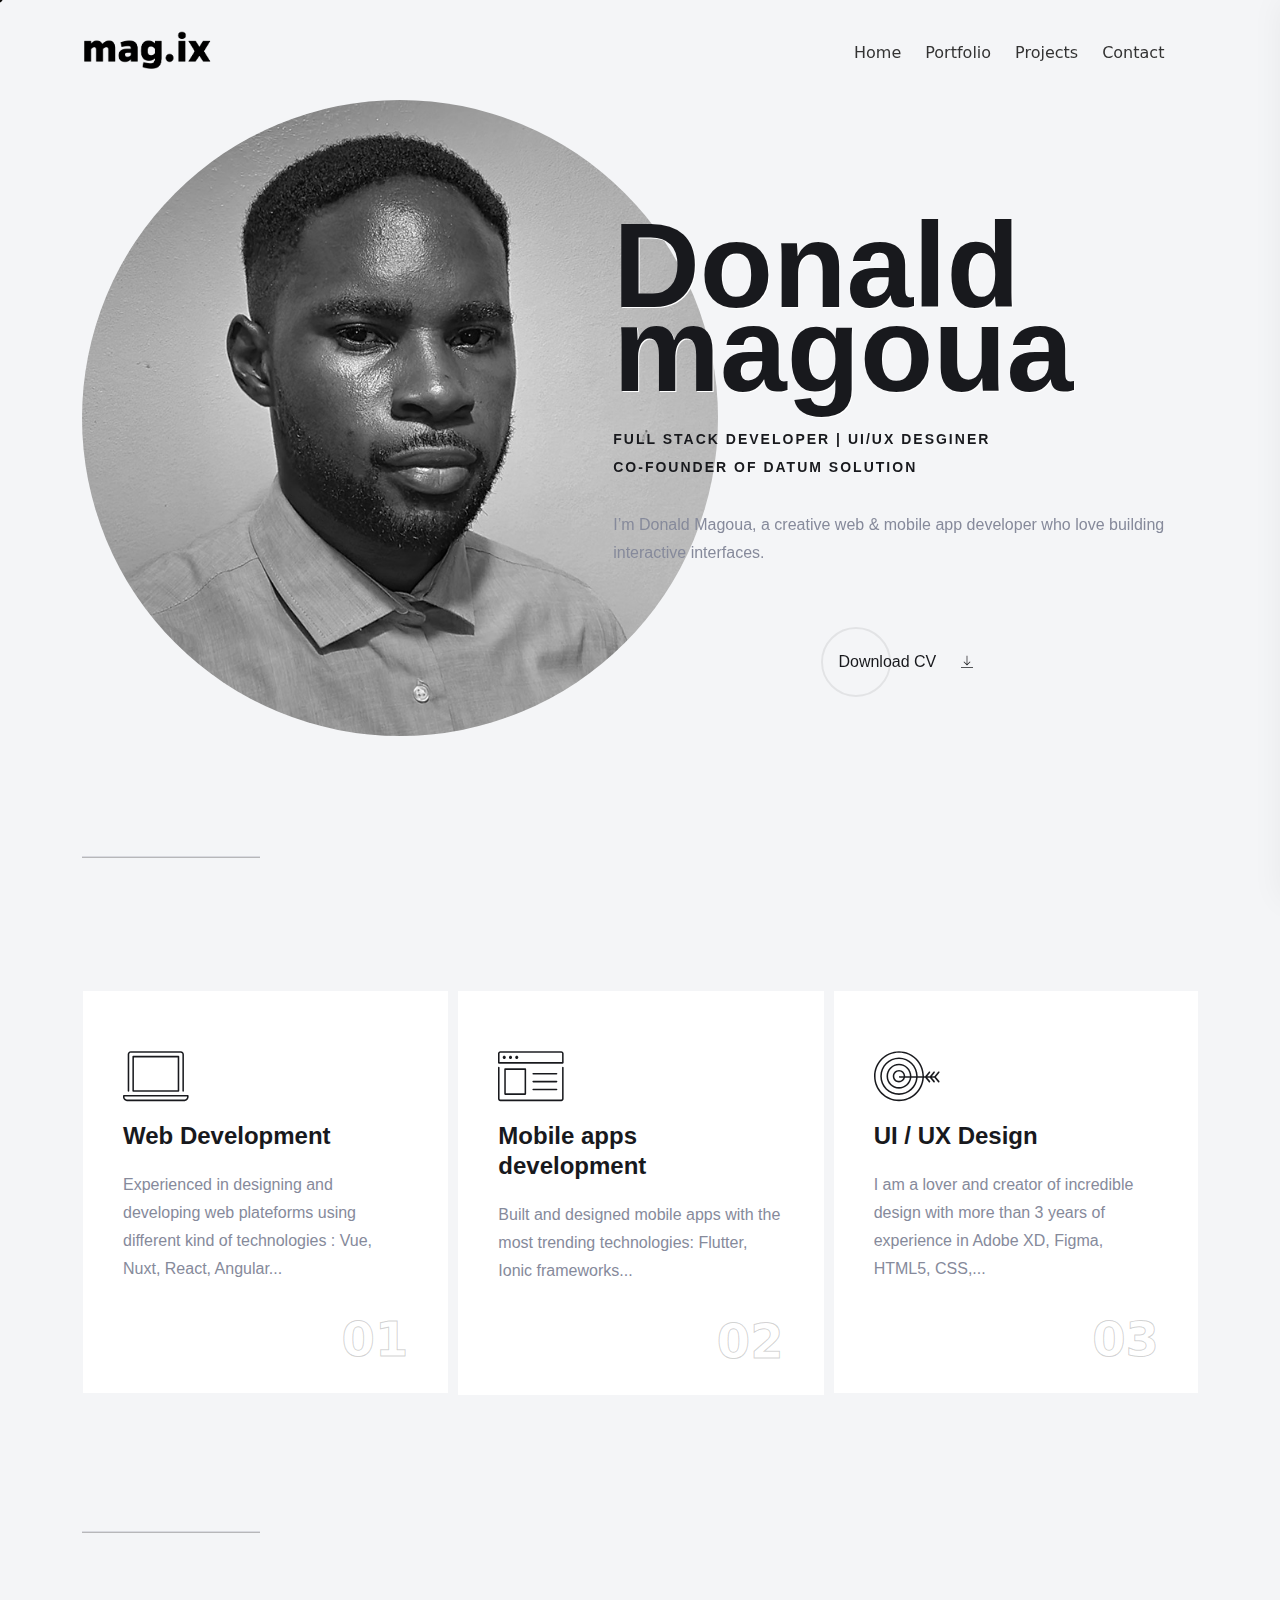
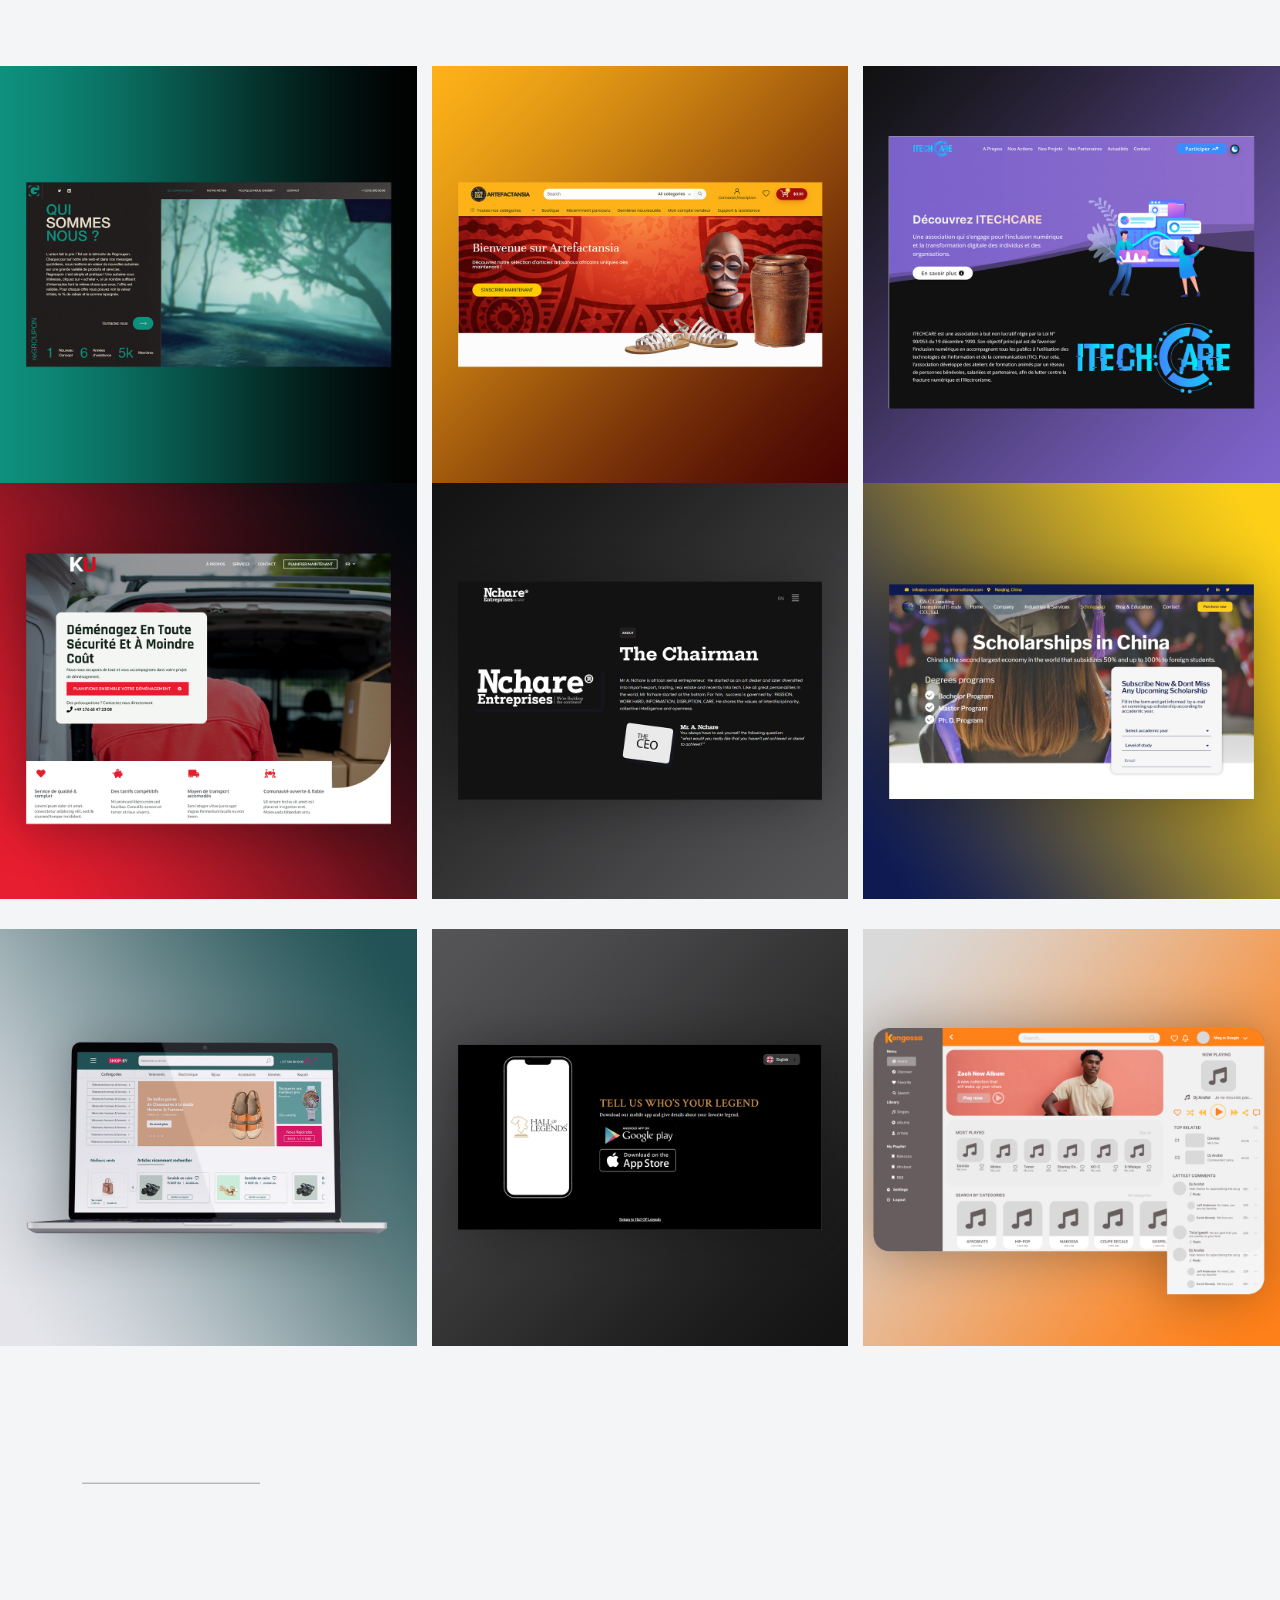
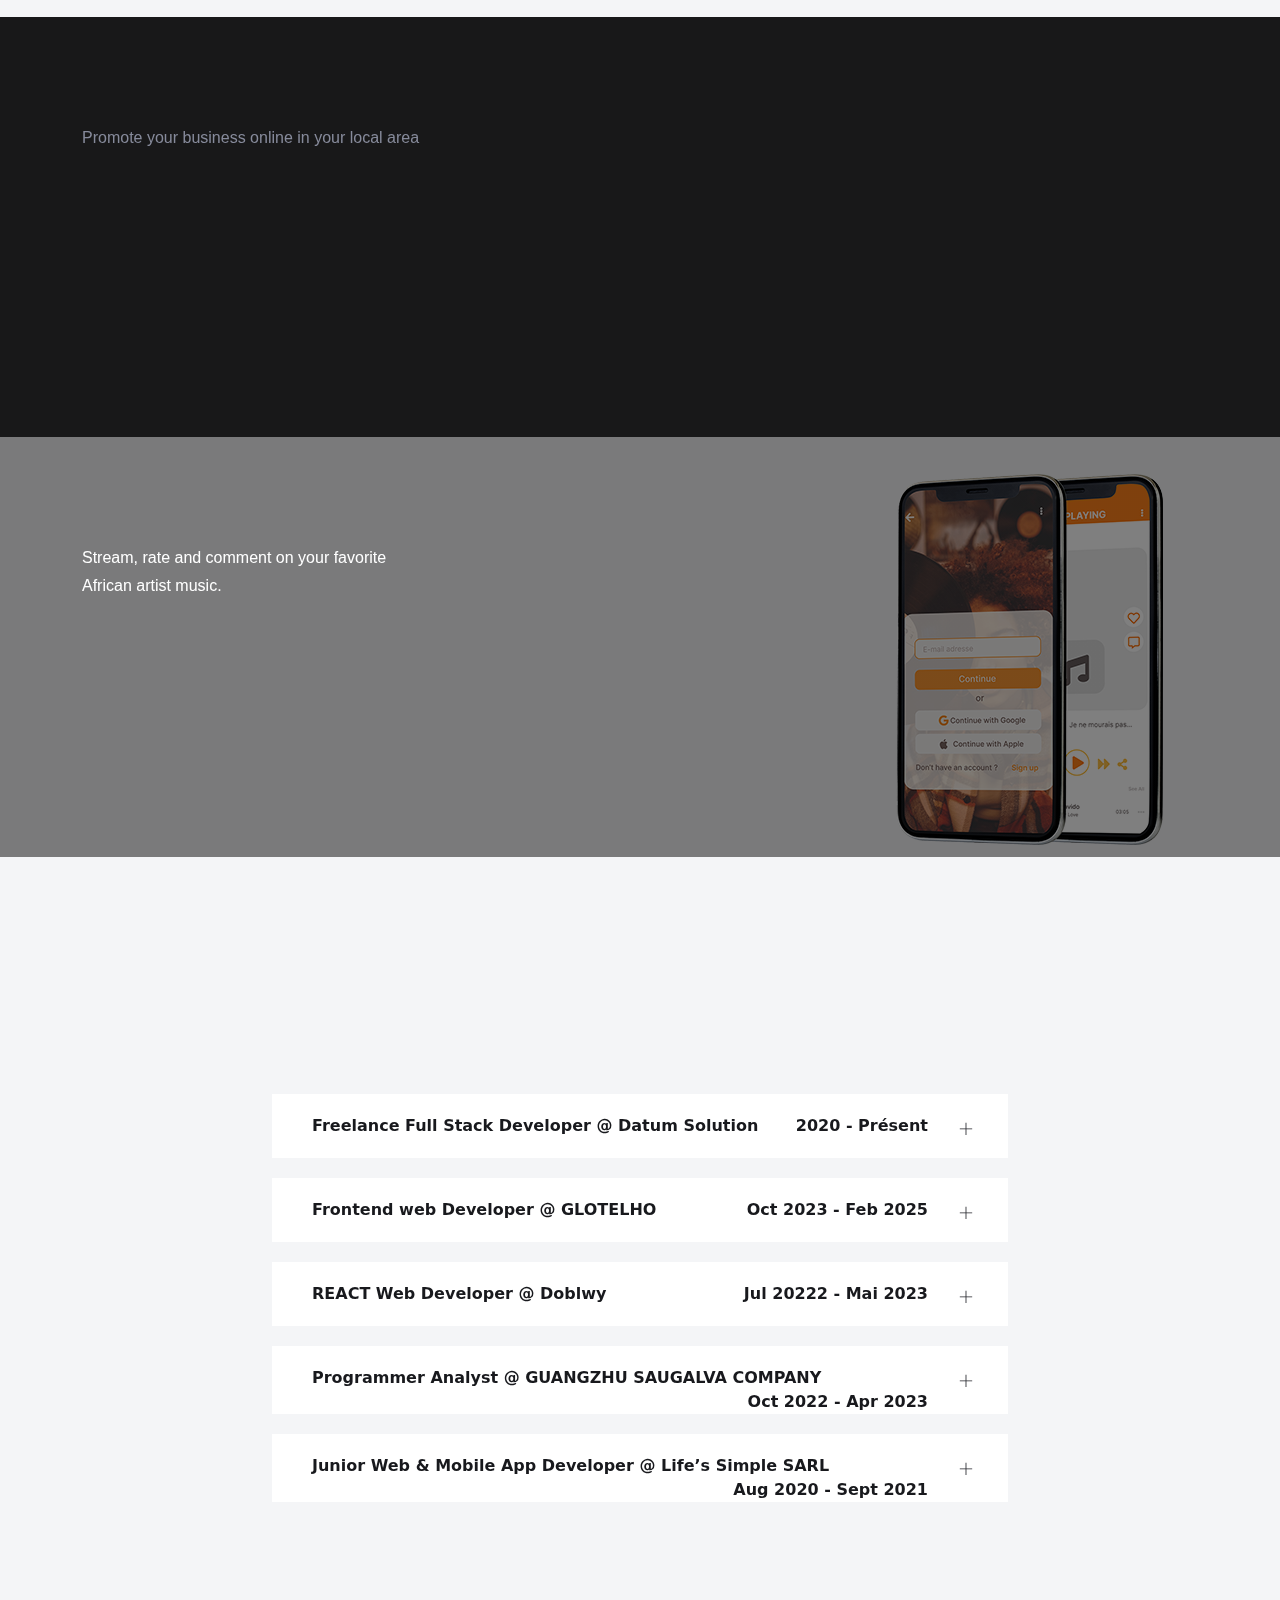
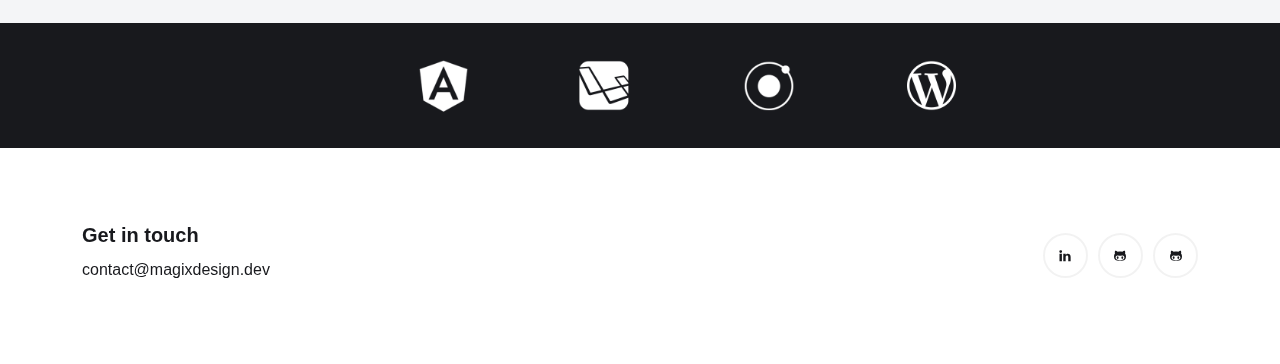
<file: index.html>
<!DOCTYPE html>
<html lang="en">

<head>
    <meta charset="utf-8">
    <meta http-equiv="X-UA-Compatible" content="IE=edge">
    <meta name="viewport" content="width=device-width, initial-scale=1">
    <title>Donald Magoua | Portfolio </title>
    <link rel="icon" type="image/png" href="images/favicon.png" />
    <link rel="stylesheet"
        href="https://fonts.googleapis.com/css2?family=Syne:wght@400;500;600;700;800&amp;display=swap">
    <link rel="stylesheet" href="css/plugins.css" />
    <link rel="stylesheet" href="css/style.css">

    <!-- Google tag (gtag.js) -->
    <script async src="https://www.googletagmanager.com/gtag/js?id=G-B72MM48CZ2"></script>
    <script>
        window.dataLayer = window.dataLayer || [];
        function gtag() { dataLayer.push(arguments); }
        gtag('js', new Date());

        gtag('config', 'G-B72MM48CZ2');
    </script>

    <!-- Weglot website tranlation -->
    <script type="text/javascript" src="https://cdn.weglot.com/weglot.min.js"></script>
    <script>
        Weglot.initialize({
            api_key: 'wg_665bd7fe655d1bf8611fd798a80f08c45'
        });
    </script>
</head>

<body>
    <!-- Preloader -->
    <div class="preloader-bg"></div>
    <div id="preloader">
        <div id="preloader-status">
            <div class="preloader-position loader"> <span></span> </div>
        </div>
    </div>
    <!-- Cursor -->
    <div class="cursor js-cursor"></div>
    <!-- Menu -->
    <nav class="nilsbrown-menu" id="nilsbrown-navbar-spy">
        <div class="nilsbrown-menu-inner" id="nilsbrown-navbar">
            <ul class="list-unstyled">
                <li><a href="index.html">Home</a></li>
                <li><a href="#portfolio">Portfolio</a></li>
                <li><a href="#projects">Projects</a></li>
                <!-- <li><a href="#projects">Experience</a></li> -->
                <li><a href="contact.html">Contact</a></li>
            </ul>
        </div>
    </nav>
    <!-- Header -->
    <header class="nilsbrown-header">
        <div class="container">
            <div class="row align-items-center">
                <!-- Logo -->
                <div class="col-8 col-md-8">
                    <div class="logo-wrap">
                        <a href="index.html">
                            <div class="logo">
                                <img src="images/logo-dark.png" alt="">
                            </div>
                        </a>
                    </div>
                </div>
                <!-- Menu Burger -->
                <div id="mobile-menu" class="col-4 col-md-4 text-right nilsbrown-menu-burger-wrap">
                    <a href="#" class="nilsbrown-nav-toggle nilsbrown-js-nav-toggle"><i></i></a>
                </div>
                <!-- Desktop menu  -->
                <div id="desktop-menu" class="col-4 col-md-4 float-right">
                    <ul>
                        <li><a href="index.html">Home</a></li>
                        <li><a href="#portfolio">Portfolio</a></li>
                        <li><a href="#projects">Projects</a></li>
                        <!-- <li><a href="#projects">Experience</a></li> -->
                        <li><a href="contact.html">Contact</a></li>
                    </ul>
                </div>
            </div>
        </div>
    </header>
    <!-- Homepage -->
    <section id="home" class="header-section">
        <div class="container">
            <div class="row">
                <div class="col-md-12">
                    <div class="header-section-wrap">
                        <div class="header-view-on-mobile">
                            <h1>Donald <span style="text-transform: lowercase !important;">magoua</span></h1>
                            <h6 class="mb-0">Full Stack Developer | UI/UX Desginer</h6>
                            <h6 class="mt-0">Co-founder of <a target="_blank" href="http://www.datum-solution.net">Datum
                                    Solution</a> </h6>
                        </div>
                        <div class="transform-banner position-relative">
                            <img class="img header-img header-img-left wow imago grey-filter-property"
                                src="images/donald_magoua.jpg" alt="">
                        </div>
                        <div class="header-cont header-cont-right">
                            <div class="header-cont-absolute header-cont-absolute-right">
                                <div class="header-not-view-on-mobile">
                                    <h1 class="wow" data-splitting>Donald <span
                                            style="text-transform: lowercase !important;">magoua</span> </h1>
                                    <h6 class="wow mt-30" data-splitting>Full Stack Developer | UI/UX Desginer</h6>
                                    <h6 class="wow mt-0" data-splitting>Co-founder of <a target="_blank"
                                            href="http://www.datum-solution.net">Datum Solution</a> </h6>
                                </div>
                                <div class="header-cont-text">
                                    <p class="wow" data-splitting>I’m Donald Magoua, a creative web & mobile app
                                        developer who love building interactive interfaces.</p>
                                </div>
                                <div class="btn-wrap text-center">
                                    <div class="btn-link"> <a href="#" id="download"> Download CV <i
                                                class="ti-download ml-20"></i> </a> <span
                                            class="btn-block color1 animation-bounce"></span> </div>
                                </div>
                            </div>
                        </div>
                    </div>
                </div>
            </div>
        </div>
    </section>
    <!-- popup download form  -->
    <section>
        <div id="downloadForm">
            <h3>Download my CV</h3>
            <p>To download my CV please provide your contact <b>e-mail address</b>. This should be <b>a professional /
                    Company E-mail</b> </p>
            <form action="#">
                <div class="width-300">
                    <input class="text-center" placeholder="Email" type="email" required />
                </div>
                <a class="mr-20" href="#" onclick="closepopup()" id="return"><i class="ti-arrow-left"></i> Return
                    </i></a>
                <input class="formBtn" type="submit" value="Download" />
                <!-- <p><i class="ti-arrow-left"></i> Return</p> -->
            </form>
        </div>
    </section>
    <!-- Services -->
    <section id="services" class="services clear section-padding">
        <div class="container">
            <div class="row mb-45">
                <div class="col-md-4">
                    <hr style="width:50%" , size="4" , color=black>
                    <!-- <h6 class="wow" data-splitting>Prefessional skills</h6> -->
                    <h1 class="wow grey-filter-property" data-splitting>Expertise</h1>
                </div>
                <div class="col-md-7 offset-md-1 mt-45">
                    <!-- <p class="wow fadeInUp" data-wow-delay=".6s">Phasellus et lacus suscipit congue nisl the volutpat magna. donec miss the drana risus tincidunt convallis velit orci congue tortor eu dignissim ipsum suam non odio. Pellenta esuntion miss the imperdiet metus ornare.</p> -->
                </div>
            </div>
            <div class="row">
                <div class="col-md-12">
                    <div class="owl-carousel owl-theme">
                        <div class="item">
                            <a> <span class="icon et-laptop"></span>
                                <h5>Web Development</h5>
                                <p>Experienced in designing and developing web plateforms using different kind of
                                    technologies : Vue, Nuxt, React, Angular...</p>
                                <div class="numb">01</div>
                            </a>
                        </div>
                        <div class="item">
                            <a> <span class="icon et-browser"></span>
                                <h5> Mobile apps development</h5>
                                <p> Built and designed mobile apps with the most trending technologies: Flutter, Ionic
                                    frameworks... </p>
                                <div class="numb">02</div>
                            </a>
                        </div>
                        <div class="item">
                            <a> <span class="icon et-target"></span>
                                <h5> UI / UX Design </h5>
                                <p>I am a lover and creator of incredible design with more than 3 years of experience in
                                    Adobe XD, Figma, HTML5, CSS,...<br></p>
                                <div class="numb">03</div>
                            </a>
                        </div>
                    </div>
                </div>
            </div>
        </div>
    </section>
    <!-- Portfolio -->
    <section id="portfolio" class="portfolio section-padding">
        <div class="container">
            <div class="row mb-45">
                <div class="col-md-4">
                    <hr style="width:50%" , size="4" , color=black>
                    <!-- <h6 class="wow" data-splitting>Relevant Works</h6> -->
                    <h1 class="wow grey-filter-property" data-splitting>Portfolio</h1>
                </div>
                <div class="col-md-7 offset-md-1 mt-45">
                    <!-- <script src=" https://unpkg.com/@lottiefiles/lottie-player@latest/dist/lottie-player.js "></script> 
                    <lottie-player src="src="https://assets10.lottiefiles.com/packages/lf20_oMylI2hWOR.json"   background="background="transparent"  speed="  speed="1"  style="width:   style="width: 300px; height:  height: 300px;" "  loop autoplay></lottie-player>                </div> -->
                </div>
            </div>
        </div>
        </div>
        <div class="full-width">
            <div class="row">
                <div class="col-md-12">
                    <div class="owl-carousel owl-theme">
                        <div class="item">
                            <a href="portfolio-7.html">
                                <div class="img-block">
                                    <div class="wrapper-img"> <img src="images/portfolio/7.jpg" class="img-fluid">
                                    </div>
                                    <div class="title-block">
                                        <h4>Regroupon </h4>
                                        <p>Web Development</p>
                                    </div>
                                </div>
                            </a>
                        </div>
                        <div class="item">
                            <a href="portfolio-8.html">
                                <div class="img-block">
                                    <div class="wrapper-img"> <img src="images/portfolio/8.jpg" class="img-fluid">
                                    </div>
                                    <div class="title-block">
                                        <h4>Artefactansia</h4>
                                        <p>Web Development</p>
                                    </div>
                                </div>
                            </a>
                        </div>
                        <div class="item">
                            <a href="portfolio-9.html">
                                <div class="img-block">
                                    <div class="wrapper-img"> <img src="images/portfolio/9.jpg" class="img-fluid">
                                    </div>
                                    <div class="title-block">
                                        <h4>Itechcare</h4>
                                        <p>Web Design & Development</p>
                                    </div>
                                </div>
                            </a>
                        </div>
                    </div>
                </div>
            </div>
        </div>
        <div class="full-width">
            <div class="row">
                <div class="col-md-12">
                    <div class="owl-carousel owl-theme">
                        <div class="item">
                            <a href="portfolio-1.html">
                                <div class="img-block">
                                    <div class="wrapper-img"> <img src="images/portfolio/1.jpg" class="img-fluid">
                                    </div>
                                    <div class="title-block">
                                        <h4>KU </h4>
                                        <p>Web Design & Development</p>
                                    </div>
                                </div>
                            </a>
                        </div>
                        <div class="item">
                            <a href="portfolio-2.html">
                                <div class="img-block">
                                    <div class="wrapper-img"> <img src="images/portfolio/2.jpg" class="img-fluid">
                                    </div>
                                    <div class="title-block">
                                        <h4>Nchare Entreprises</h4>
                                        <p>Web Design & Development</p>
                                    </div>
                                </div>
                            </a>
                        </div>
                        <div class="item">
                            <a href="portfolio-3.html">
                                <div class="img-block">
                                    <div class="wrapper-img"> <img src="images/portfolio/3.jpg" class="img-fluid">
                                    </div>
                                    <div class="title-block">
                                        <h4>CC Consulting International..</h4>
                                        <p>Web Design & Development</p>
                                    </div>
                                </div>
                            </a>
                        </div>
                    </div>
                </div>
            </div>
        </div>
        <div class="full-width mt-30">
            <div class="row">
                <div class="col-md-12">
                    <div class="owl-carousel owl-theme">
                        <div class="item">
                            <a href="portfolio-4.html">
                                <div class="img-block">
                                    <div class="wrapper-img"> <img src="images/portfolio/4.jpg" class="img-fluid">
                                    </div>
                                    <div class="title-block">
                                        <h4>Store by</h4>
                                        <p>UI Design & App development</p>
                                    </div>
                                </div>
                            </a>
                        </div>
                        <div class="item">
                            <a href="portfolio-5.html">
                                <div class="img-block">
                                    <div class="wrapper-img"> <img src="images/portfolio/5.jpg" class="img-fluid">
                                    </div>
                                    <div class="title-block">
                                        <h4>Hall Of Lagends</h4>
                                        <p>Web Development</p>
                                    </div>
                                </div>
                            </a>
                        </div>
                        <div class="item">
                            <a href="portfolio-6.html">
                                <div class="img-block">
                                    <div class="wrapper-img"> <img src="images/portfolio/6.jpg" class="img-fluid">
                                    </div>
                                    <div class="title-block">
                                        <h4>Kongossa App</h4>
                                        <p>UX Design / Web App</p>
                                    </div>
                                </div>
                            </a>
                        </div>
                    </div>
                </div>
            </div>
        </div>
    </section>
    <!-- Testiominals -->
    <section id="projects" class="section-padding testimonials">
        <div class="container">
            <div class="row mb-45">
                <div class="col-md-4">
                    <hr style="width:50%" , size="4" , color=black>
                    <!-- <h6 class="wow" data-splitting>Relevant Works</h6> -->
                    <h1 class="wow grey-filter-property" data-splitting>My Projects</h1>
                </div>
                <div class="col-md-7 offset-md-1 mt-45">
                    <!-- <p class="wow fadeInUp" data-wow-delay=".6s">Phasellus et lacus suscipit congue nisl the volutpat magna. donec miss the drana risus tincidunt convallis velit orci congue tortor eu dignissim ipsum suam non odio. Pellenta esuntion miss the imperdiet metus ornare.</p> -->
                </div>
            </div>
        </div>
        <div class="background bg-img bg-fixed section-padding pb-0"
            style="background:linear-gradient( rgba(0, 0, 0, 0.9) 100%, rgba(0, 0, 0, 0.8)100%);">
            <div class="container">
                <div class="row">
                    <div class="col-md-4">
                        <h4 class="wow" data-splitting>THE MOMENT APP</h4>
                        <p>Promote your business online in your local area</p>
                        <div class="btn-wrap mt-30 text-left wow fadeInUp" data-wow-delay=".6s">
                            <div class="btn-link"> <a target="_blank"
                                    href="https://gitlab.com/magdonald/the-moment-frontend" class="white"><i
                                        class="ti-github mr-20"></i>Git repository</a> <span
                                    class="btn-block color3 animation-bounce"></span> </div>
                        </div>
                    </div>
                    <div class="col-md-8">

                    </div>
                </div>
            </div>
        </div>

        <div class="background bg-img bg-fixed section-padding pb-0"
            style="background:linear-gradient( rgba(0, 0, 0, 0.5) 100%, rgba(0, 0, 0, 0.5)100%),url(/images/kongossa-app.png);">
            <div class="container" data-background="images/kongossa-app.png">
                <div class="row">
                    <!-- Work together -->
                    <div class="col-md-4">
                        <h4 class="wow" data-splitting>KONGOSSA APP</h4>
                        <P class="text-white">Stream, rate and comment on your favorite African artist music.</P>
                        <div class="btn-wrap mt-30 text-left wow fadeInUp" data-wow-delay=".6s">
                            <div class="btn-link"> <a target="_blank" href="https://donaldmag.github.io/kongossa-app"
                                    class="white"><i class="ti-world mr-20"></i>Open Project</a> <span
                                    class="btn-block color3 animation-bounce"></span> </div>
                        </div>
                    </div>
                    <div class="col-md-8">
                        <!-- Image of project here -->
                    </div>
                    <!-- Testiominals -->
                </div>
            </div>
        </div>
    </section>
    <!-- Professionnal experiences -->
    <section class="section-padding services-page mb-45">
        <div class="container">
            <div class="row">
                <div class="col-md-2"></div>
                <div class="col-md-8">
                    <div class="row mb-45">
                        <div class="col-md-4 full-width">
                            <!-- <hr style="width:30%; text-align:center; justify-content: center;" , size="4",  color=black>   -->
                            <!-- <h6 class="wow" data-splitting>Relevant Works</h6> -->
                            <h1 class="wow grey-filter-property text-center" data-splitting>Professional Experience</h1>
                        </div>
                    </div>
                    <div class="row">
                        <div class="col-md-12">
                            <ul class="accordion-box clearfix">

                                <li class="accordion block">
                                    <div class="acc-btn"> Freelance Full Stack Developer @ Datum Solution <span
                                            class="date-text float-right mr-20">2020 - Présent</span></div>
                                    <div class="acc-content">
                                        <div class="row content mt-30">
                                            <div class="col-md-9">
                                                <div class="">
                                                    <div class="row">
                                                        <div class="col-md-12 mt-30">
                                                            <div class="col-md-8 float-left">
                                                                <p><i class="ti-location-pin"></i>Yaounde</p>
                                                            </div>
                                                            <!-- <div class="">
                                                                <p>Website of company / project</p>
                                                            </div> -->
                                                            <div class="col-md-4 float-right">
                                                                <p><i class="ti-world"></i> <a id="link-color"
                                                                        href="http://www.datum-solution.net"
                                                                        target="_blank"> datum-solution.net</a></p>
                                                            </div>
                                                        </div>
                                                    </div>
                                                    <div class="text">
                                                        ▪ Project management <br>
                                                        ▪ UX designing, prototyping and programming <br>
                                                        ▪ Configuring servers and Deployment  <br>
                                                        Technologies: <span class="text-white">Jira, Assana,Figma, Vue 3, Nginx, and more...</span>

                                                        <!-- ▪ Elaborating and defining technical strategies<br>
                                                        ▪ Audit and technical document writing <br>
                                                        ▪ Projects specifications writing and monitoring <br>
                                                        ▪ Studying and managing software projects <br>
                                                        ▪ Developing and deploying IT solutions <br>
                                                        ▪ Functional testing and validation of deliverables       <br>               -->
                                                    </div>
                                                </div>
                                            </div>
                                            <div class="col-md-3">
                                                <!-- <img class="" src="/images/companies/sinares.png" height="300px" width="300px"> -->
                                            </div>
                                        </div>
                                    </div>
                                </li>   

                                <li class="accordion block">
                                    <div class="acc-btn"> Frontend web Developer @ GLOTELHO <span
                                            class="date-text float-right mr-20">Oct 2023 - Feb 2025</span></div>
                                    <div class="acc-content">
                                        <div class="row content mt-30">
                                            <div class="col-md-9">
                                                <div class="">
                                                    <div class="row">
                                                        <div class="col-md-12 mt-30">
                                                            <div class="col-md-8 float-left">
                                                                <p><i class="ti-location-pin"></i> Rue Druout,
                                                                    Douala</p>
                                                            </div>
                                                            <div class="col-md-4 float-right">
                                                                <p><i class="ti-world"></i> <a id="link-color"
                                                                        href="http://www.glotelho.cm" target="_blank">
                                                                        glotelho.cm</a></p>
                                                            </div>
                                                        </div>
                                                    </div>
                                                    <div class="text">
                                                        ▪ Creating intuitive and responsive e-commerce web based components<br>
                                                        ▪ Performing API integration tasks, including handling JSON data and managing HTTP requests <br>
                                                        ▪ Continues ecommerce app optimization, scalability and speed <br><br>
                                                        Technologies: <span class="text-white">Nuxt 3, Vue 3, TailwindCSS,
                                                            Laravel </span>
                                                    </div>
                                                </div>
                                            </div>
                                            <div class="col-md-3">
                                                <!-- <img class="mt-30" src="/images/slider3.jpg" height="20px" width="20px"> -->
                                            </div>
                                        </div>
                                    </div>
                                </li>

                                <li class="accordion block">
                                    <div class="acc-btn"> REACT Web Developer @ Doblwy <span class="date-text float-right mr-20">Jul 20222 - Mai 2023</span>
                                    </div>
                                    <div class="acc-content">
                                        <div class="row content mt-30">
                                            <div class="col-md-9">
                                                <div class="">
                                                    <div class="row">
                                                        <div class="col-md-12 mt-30">
                                                            <div class="col-md-8 float-left">
                                                                <p><i class="ti-location-pin"></i> Rue du PNUD - Bastos,
                                                                    Yaounde</p>
                                                            </div>
                                                            <!-- <div class="">
                                                                                                <p>Website of company / project</p>
                                                                                            </div> -->
                                                            <div class="col-md-4 float-right">
                                                                <p><i class="ti-world"></i> <a id="link-color" href="http://www.doblwy.com"
                                                                        target="_blank">
                                                                        Doblwy.com</a></p>
                                                            </div>
                                                        </div>
                                                    </div>
                                                    <div class="text">
                                                        ▪ Developing reusable, modular web components using React<br>
                                                        ▪ Building, testing, and maintaining APIs using RESTful services<br>
                                                        ▪ Implementing Server-Side Rendering for SEO optimization <br>
                                                        <br>
                                                        Technologies: <span class="text-white">React, Nextjs, AJAX, HTML/CSS/Javascript
                                                            </span>
                                                    </div>
                                                </div>
                                            </div>
                                            <div class="col-md-3">
                                                <!-- <img class="" src="/images/companies/sinares.png" height="300px" width="300px"> -->
                                            </div>
                                        </div>
                                    </div>
                                </li>

                                <li class="accordion block">
                                    <div class="acc-btn"> Programmer Analyst @ GUANGZHU SAUGALVA COMPANY <span class="date-text float-right mr-20">Oct
                                            2022 - Apr 2023</span>
                                    </div>
                                    <div class="acc-content">
                                        <div class="row content mt-30">
                                            <div class="col-md-9">
                                                <div class="">
                                                    <div class="row">
                                                        <div class="col-md-12 mt-30">
                                                            <div class="col-md-8 float-left">
                                                                <p><i class="ti-location-pin"></i> Avenir Germaine,
                                                                    Yaounde</p>
                                                            </div>
                                                            <!-- <div class="">
                                                                                                                                <p>Website of company / project</p>
                                                                                                                            </div> -->
                                                            <div class="col-md-4 float-right">
                                                                <p><i class="ti-world"></i> <a id="link-color" href="http://www.saugalva.com"
                                                                        target="_blank">
                                                                        saugalva.com</a></p>
                                                            </div>
                                                        </div>
                                                    </div>
                                                    <div class="text">
                                                        ▪ Programming<br>
                                                        ▪ Database management with Microsoft MySQL <br>
                                                        ▪ Designing and developing custom backend modules<br><br>
                                                        Technologies: <span class="text-white">Node js, Express js,
                                                            MySQL</span>
                                                    </div>
                                                </div>
                                            </div>
                                            <div class="col-md-3">
                                                <!-- <img class="" src="/images/companies/sinares.png" height="300px" width="300px"> -->
                                            </div>
                                        </div>
                                    </div>
                                </li>

                                <li class="accordion block">
                                    <div class="acc-btn"> Junior Web & Mobile App Developer @ Life’s Simple SARL <span class="date-text float-right mr-20">Aug
                                            2020 - Sept 2021</span></div>
                                    <div class="acc-content">
                                        <div class="row content mt-30">
                                            <div class="col-md-9">
                                                <div class="">
                                                    <div class="row">
                                                        <div class="col-md-12 mt-30">
                                                            <div class="col-md-8 float-left">
                                                                <p><i class="ti-location-pin"></i> Ecole de police,
                                                                    Yaounde</p>
                                                            </div>
                                                            <div class="col-md-4 float-right">
                                                                <p><i class="ti-world"></i> <a id="link-color" href="http://www.lis.cm" target="_blank">
                                                                        lis.cm</a></p>
                                                            </div>
                                                        </div>
                                                    </div>
                                                    <div class="text">
                                                        ▪ Web design and development<br>
                                                        ▪ Maintaining and administrating of website <br>
                                                        Main task: Contributed in designing and implementing a multiplatform
                                                        RESTFULL mobile app to enhance the company delivery system<br><br>
                                                        Technologies: <span class="text-white">HTML5, CSS3, Javascript,
                                                            Laravel, Ionic, GIT, MySQL </span>
                                                    </div>
                                                </div>
                                            </div>
                                            <div class="col-md-3">
                                                <!-- <img class="mt-30" src="/images/slider3.jpg" height="20px" width="20px"> -->
                                            </div>
                                        </div>
                                    </div>
                                </li>

                            </ul>
                        </div>
                    </div>
                </div>
                <div class="col-md-2"></div>
            </div>
        </div>
    </section>
    <!-- Clients -->
    <section id="clients" class="clients">
        <div class="container">
            <div class="row">
                <div class="col-md-3">
                    <h5 class="wow mt-45 text-white text-center" data-splitting>Technologies I master</h5>
                    <div class="btn-wrap mt-30 text-left wow fadeInUp" data-wow-delay=".6s">
                    </div>
                </div>
                <div class="col-md-7">
                    <div class="owl-carousel owl-theme custom-owl-display">
                        <div class="clients-logo">
                            <a href="#0"><img class="logo-filter-property" src="images/clients/1.png" alt="Angular"
                                    title="Angular"></a>
                        </div>
                        <div class="clients-logo">
                            <a href="#0"><img class="logo-filter-property" src="images/clients/2.png" alt="Laravel"
                                    title="Laravel"></a>
                        </div>
                        <div class="clients-logo">
                            <a href="#0"><img class="logo-filter-property" src="images/clients/3.png" alt="Ionic"
                                    title="Ionic"></a>
                        </div>
                        <div class="clients-logo">
                            <a href="#0"><img class="logo-filter-property" src="images/clients/4.png" alt="Wordpress"
                                    title="Wordpress"></a>
                        </div>
                        <div class="clients-logo">
                            <a href="#0"><img class="logo-filter-property" src="images/clients/5.png" alt="HTML5"
                                    title="HTML5"></a>
                        </div>
                        <div class="clients-logo">
                            <a href="#0"><img class="logo-filter-property" src="images/clients/6.png" alt="CSS3"
                                    title="CSS3"></a>
                        </div>
                        <div class="clients-logo">
                            <a href="#0"><img class="logo-filter-property" src="images/clients/7.png" alt="JavaScript"
                                    title="JavaScript"></a>
                        </div>
                        <div class="clients-logo">
                            <a href="#0"><img class="logo-filter-property" src="images/clients/8.png" alt="Python"
                                    title="Python"></a>
                        </div>
                        <div class="clients-logo">
                            <a href="#0"><img class="logo-filter-property" src="images/clients/9.png" alt="C++"
                                    title="C++"></a>
                        </div>
                        <div class="clients-logo">
                            <a href="#0"><img class="logo-filter-property" src="images/clients/10.png" alt="PHP"
                                    title="PHP"></a>
                        </div>
                        <div class="clients-logo">
                            <a href="#0"><img class="logo-filter-property" src="images/clients/11.png" alt="MySQL"
                                    title="MySQL"></a>
                        </div>
                        <div class="clients-logo">
                            <a href="#0"><img class="logo-filter-property" src="images/clients/12.png" alt="Bootstrap"
                                    title="Bootstrap"></a>
                        </div>
                        <div class="clients-logo">
                            <a href="#0"><img class="logo-filter-property" src="images/clients/13.png" alt="Django"
                                    title="Django"></a>
                        </div>
                        <div class="clients-logo">
                            <a href="#0"><img class="logo-filter-property" src="images/clients/14.png" alt="Flutter"
                                    title="Flutter"></a>
                        </div>
                        <div class="clients-logo">
                            <a href="#0"><img class="logo-filter-property" src="images/clients/15.png" alt="Bubble"
                                    title="Bubble"></a>
                        </div>
                        <div class="clients-logo">
                            <a href="#0"><img class="logo-filter-property" src="images/clients/16.png" alt="Adobe XD"
                                    title="Adobe XD"></a>
                        </div>
                    </div>
                </div>
            </div>
        </div>
    </section>
    <!-- Footer -->
    <footer class="nilsbrown-footer-section">
        <div class="container">
            <div class="row">
                <div class="col-md-4 footer-element">
                    <h5>Get in touch</h5>
                    <p><a href="mailto:donald.magoua95@gmail.com">contact@magixdesign.dev</a></p>
                </div>
                <div class="col-md-4 footer-element">
                    <!-- <h5>Locations</h5>
                    <p>San Francisco — California</p> -->
                </div>
                <div class="col-md-4 footer-element">
                    <ul class="nilsbrown-footer-social-link float-right">
                        <!-- <li><a href="index.html#"><i class="ti-dribbble"></i></a></li>
                        <li><a href="index.html#"><i class="ti-instagram"></i></a></li>
                        <li><a href="index.html#"><i class="ti-skype"></i></a></li> -->
                        <li><a target="_blank" href="http://www.linkedin.com/donald-magoua"><i
                                    class="ti-linkedin"></i></a></li>
                        <li><a target="_blank" href="https://github.com/Donaldmag/"><i class="ti-github"></i></a></li>
                        <li><a target="_blank" href="https://gitlab.com/magdonald/"><i class="ti-github"></i></a></li>
                    </ul>
                </div>
            </div>
        </div>
    </footer>
    <!-- jQuery -->
    <script src="js/plugins/jquery-3.6.0.min.js"></script>
    <script src="js/plugins/bootstrap.min.js"></script>
    <script src="js/plugins/owl.carousel.min.js"></script>
    <script src="js/plugins/jquery.magnific-popup.min.js"></script>
    <script src="js/plugins/YouTubePopUp.js"></script>
    <script src="js/plugins/jquery.easing.1.3.js"></script>
    <script src="js/plugins/smooth-scroll.min.js"></script>
    <script src="js/plugins/wow.js"></script>
    <script src="js/custom.js"></script>
    <script>
        // Close popup form
        var el = document.getElementById("downloadForm");
        function closepopup() {
            el.style.display = "none";
            // el.style.transition = "ease-in 0.3s "
        }
    </script>
</body>

</html>
</file>
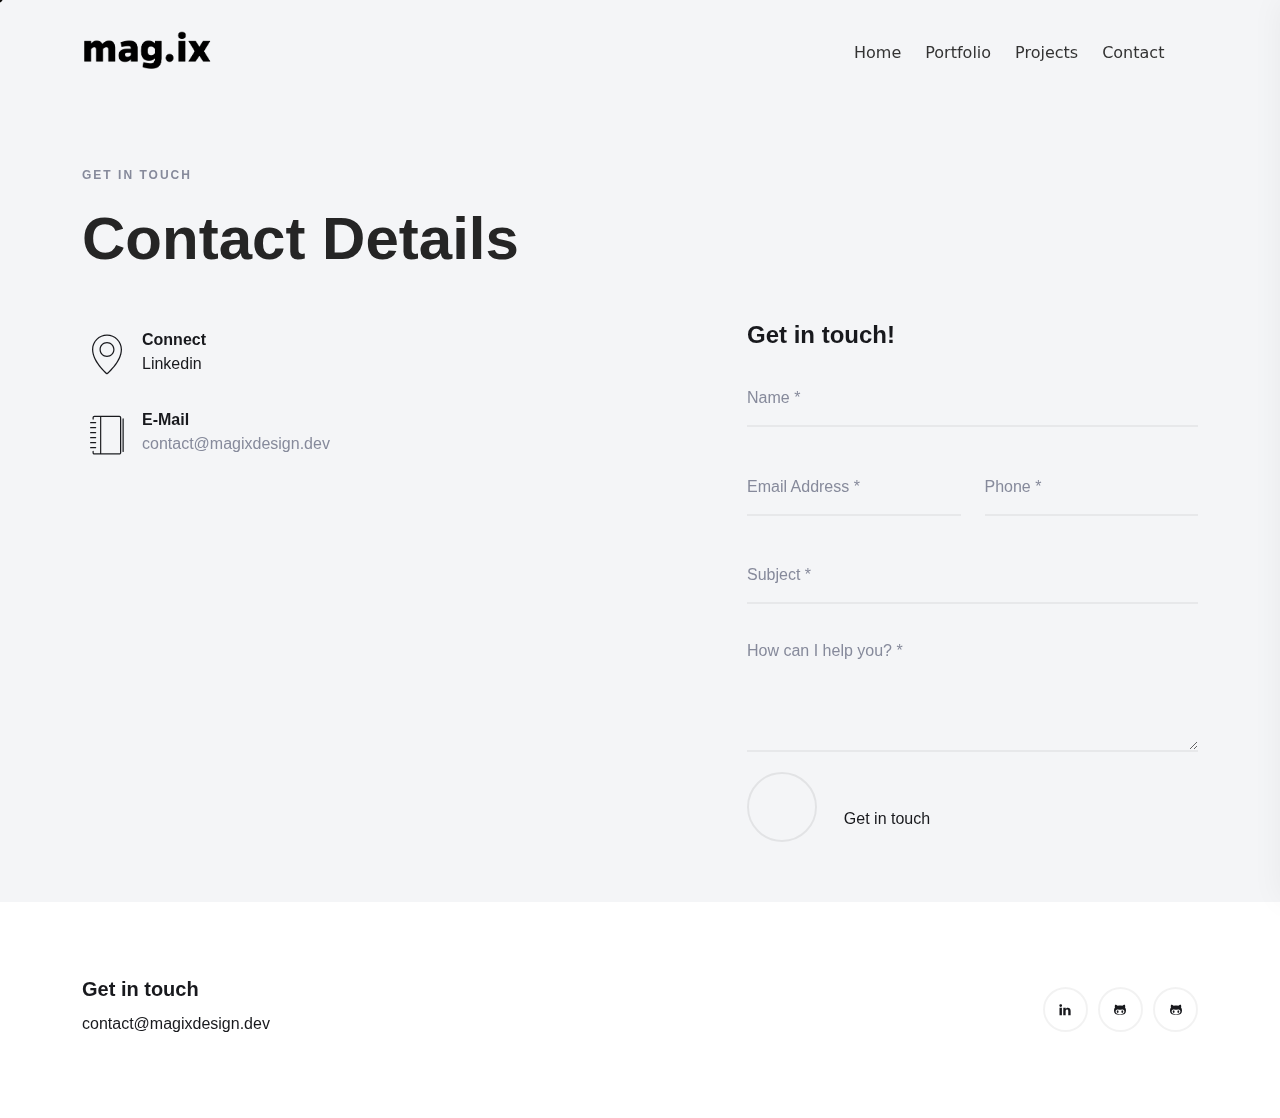
<file: contact.html>
<!DOCTYPE html>
<html lang="en">

<head>
    <meta charset="utf-8">
    <meta http-equiv="X-UA-Compatible" content="IE=edge">
    <meta name="viewport" content="width=device-width, initial-scale=1">
    <title>Donald Magoua | Portfolio </title>
    <link rel="icon" type="image/png" href="images/favicon.png" />
    <link rel="stylesheet" href="https://fonts.googleapis.com/css2?family=Syne:wght@400;500;600;700;800&amp;display=swap">
    <link rel="stylesheet" href="css/plugins.css" />
    <link rel="stylesheet" href="css/style.css">

     <!-- Weglot website tranlation -->
     <script type="text/javascript" src="https://cdn.weglot.com/weglot.min.js"></script>
     <script>
         Weglot.initialize({
             api_key: 'wg_665bd7fe655d1bf8611fd798a80f08c45'
         });
     </script>
</head>
<body>
    <!-- Preloader -->
	<div class="preloader-bg"></div>
	<div id="preloader">
		<div id="preloader-status">
			<div class="preloader-position loader"> <span></span> </div>
		</div>
	</div>
    <!-- Cursor -->
    <div class="cursor js-cursor"></div>
    <!-- Menu -->
    <nav class="nilsbrown-menu" id="nilsbrown-navbar-spy">
        <div class="nilsbrown-menu-inner" id="nilsbrown-navbar">
            <ul class="list-unstyled">
                <li><a href="index.html">Home</a></li>
                <li><a href="index.html#portfolio">Portfolio</a></li>
                <li><a href="index.html#projects">Projects</a></li>
                <li><a href="contact.html">Contact</a></li>
            </ul>
        </div>
    </nav>
    <!-- Header -->
    <header class="nilsbrown-header">
        <div class="container">
            <div class="row align-items-center">
                <!-- Logo -->
                <div class="col-8 col-md-8">
                    <div class="logo-wrap">
                        <a href="index.html">
                            <div class="logo">
                                <img src="images/logo-dark.png" alt="">
                            </div>
                        </a>
                    </div>
                </div>
                <!-- Menu Burger -->
                <div id="mobile-menu" class="col-4 col-md-4 text-right nilsbrown-menu-burger-wrap"> 
                    <a href="#" class="nilsbrown-nav-toggle nilsbrown-js-nav-toggle"><i></i></a> 
                </div>
                <!-- Desktop menu  -->
                <div id="desktop-menu" class="col-4 col-md-4 float-right">
                    <ul>
                        <li><a href="index.html">Home</a></li>
                        <li><a href="index.html#portfolio">Portfolio</a></li>
                        <li><a href="index.html#projects">Projects</a></li>
                        <li><a href="contact.html">Contact</a></li>
                    </ul>
                </div>                              
            </div>
        </div>
    </header>
    <!-- Contact  -->
    <section class="contact section-padding">
        <div class="container">
            <div class="row mb-45">
                <div class="col-md-12">
                    <h6 class="wow" data-splitting>Get in touch</h6>
                    <h1 class="wow grey-filter-property" data-splitting>Contact Details</h1>
                </div>
            </div>
            <div class="row">
                <div class="col-md-6 mb-45">
                    <!-- <div class="item">
                        <div class="wrap-block"> <span class="icon et-phone"></span>
                            <div class="text-block">
                                <h5>Phone</h5>
                                <p>+237 691 360 228</p>
                            </div>
                        </div>
                    </div> -->
                    <div class="item">
                        <div class="wrap-block"> <span class="icon et-map-pin"></span>
                            <div class="text-block">
                                <h5>Connect</h5>
                                <p><a target="_blank" href="http://www.linkedin.com/donald-magoua">Linkedin</a></p>
                            </div>
                        </div>
                    </div>
                    <div class="item">
                        <div class="wrap-block"> <span class="icon et-notebook"></span>
                            <div class="text-block">
                                <h5>E-Mail</h5>
                                <p>contact@magixdesign.dev</p>
                            </div>
                        </div>
                    </div>
                    <!-- <div>
                        <pre>
                            __ooooooooo__
                        oOOOOOOOOOOOOOOOOOOOOOo
                    oOOOOOOOOOOOOOOOOOOOOOOOOOOOOOo
                oOOOOOOOOOOOOOOOOOOOOOOOOOOOOOOOOOOOo
                oOOOOOOOOOOOOOOOOOOOOOOOOOOOOOOOOOOOOOOOo
            oOOOOOOOOOOOOOOOOOOOOOOOOOOOOOOOOOOOOOOOOOOOo
            oOOOOOOOOOOO*  *OOOOOOOOOOOOOO*  *OOOOOOOOOOOOo
            oOOOOOOOOOOO      OOOOOOOOOOOO      OOOOOOOOOOOOo
            oOOOOOOOOOOOOo  oOOOOOOOOOOOOOOo  oOOOOOOOOOOOOOo
        oOOOOOOOOOOOOOOOOOOOOOOOOOOOOOOOOOOOOOOOOOOOOOOOOOo
        oOOOO     OOOOOOOOOOOOOOOOOOOOOOOOOOOOOOO     OOOOo
        oOOOOOO OOOOOOOOOOOOOOOOOOOOOOOOOOOOOOOOOOO OOOOOOo
            *OOOOO  OOOOOOOOOOOOOOOOOOOOOOOOOOOOOOOOO  OOOOO*
            *OOOOOO  *OOOOOOOOOOOOOOOOOOOOOOOOOOOOO*  OOOOOO*
            *OOOOOO  *OOOOOOOOOOOOOOOOOOOOOOOOOOO*  OOOOOO*
            *OOOOOOo  *OOOOOOOOOOOOOOOOOOOOOOO*  oOOOOOO*
                *OOOOOOOo  *OOOOOOOOOOOOOOOOO*  oOOOOOOO*
                *OOOOOOOOo  *OOOOOOOOOOO*  oOOOOOOOO*
                    *OOOOOOOOo           oOOOOOOOO*
                        *OOOOOOOOOOOOOOOOOOOOO*
                            ""ooooooooo""
                        </pre>
                    </div> -->
                </div>
                <div class="col-md-5 offset-md-1">
                    <h5>Get in touch!</h5>
                    <form method="post" class="contact__form" action="https://duruthemes.com/demo/html/nils/nils-light/mail.php">
                        <!-- Form message -->
                        <div class="row">
                            <div class="col-12">
                                <div class="alert alert-success contact__msg" style="display: none" role="alert"> Your message was sent successfully. </div>
                            </div>
                        </div>
                        <!-- Form elements -->
                        <div class="row">
                            <div class="col-md-12 form-group">
                                <input name="name" type="text" placeholder="Name *" required>
                            </div>
                            <div class="col-md-6 form-group">
                                <input name="email" type="email" placeholder="Email Address *" required>
                            </div>
                            <div class="col-md-6 form-group">
                                <input name="phone" type="text" placeholder="Phone *" required>
                            </div>
                            <div class="col-md-12 form-group">
                                <input name="subject" type="text" placeholder="Subject *" required>
                            </div>
                            <div class="col-md-12 form-group">
                                <textarea name="message" id="message" cols="30" rows="4" placeholder="How can I help you? *" required></textarea>
                            </div>
                            <div class="col-md-12">
                                <div class="btn-wrap">
                                    <div class="btn-link">
                                        <input type="submit" value="Get in touch"> <span class="btn-block color1 animation-bounce"></span>
                                    </div>
                                </div>
                            </div>
                        </div>
                    </form>
                </div>
            </div>
        </div>
    </section>
    <!-- Footer -->
    <footer class="nilsbrown-footer-section">
        <div class="container">
            <div class="row">
                <div class="col-md-4">
                    <h5>Get in touch</h5>
                    <p><a href="mailto:contact@magixdesign.com">contact@magixdesign.dev</a></p>
                </div>
                <div class="col-md-4">
                    <!-- <h5>Locations</h5>
                    <p>San Francisco — California</p> -->
                </div>
                <div class="col-md-4">
                    <ul class="nilsbrown-footer-social-link float-right">
                        <!-- <li><a href="index.html#"><i class="ti-dribbble"></i></a></li>
                        <li><a href="index.html#"><i class="ti-instagram"></i></a></li>
                        <li><a href="index.html#"><i class="ti-skype"></i></a></li> -->
                        <li><a target="_blank" href="http://www.linkedin.com/donald-magoua"><i class="ti-linkedin"></i></a></li>
                        <li><a target="_blank" href="https://github.com/Donaldmag/"><i class="ti-github"></i></a></li>
                        <li><a target="_blank" href="https://gitlab.com/magdonald/"><i class="ti-github"></i></a></li>                    </ul>
                </div>
            </div>
        </div>
    </footer>
    <!-- jQuery -->
    <script src="js/plugins/jquery-3.6.0.min.js"></script>
    <script src="js/plugins/bootstrap.min.js"></script>
    <script src="js/plugins/owl.carousel.min.js"></script>
    <script src="js/plugins/jquery.magnific-popup.min.js"></script>
    <script src="js/plugins/YouTubePopUp.js"></script>
    <script src="js/plugins/jquery.easing.1.3.js"></script>
    <script src="js/plugins/smooth-scroll.min.js"></script>
    <script src="js/plugins/wow.js"></script>
    <script src="js/custom.js"></script>
</body>

</html>
</file>
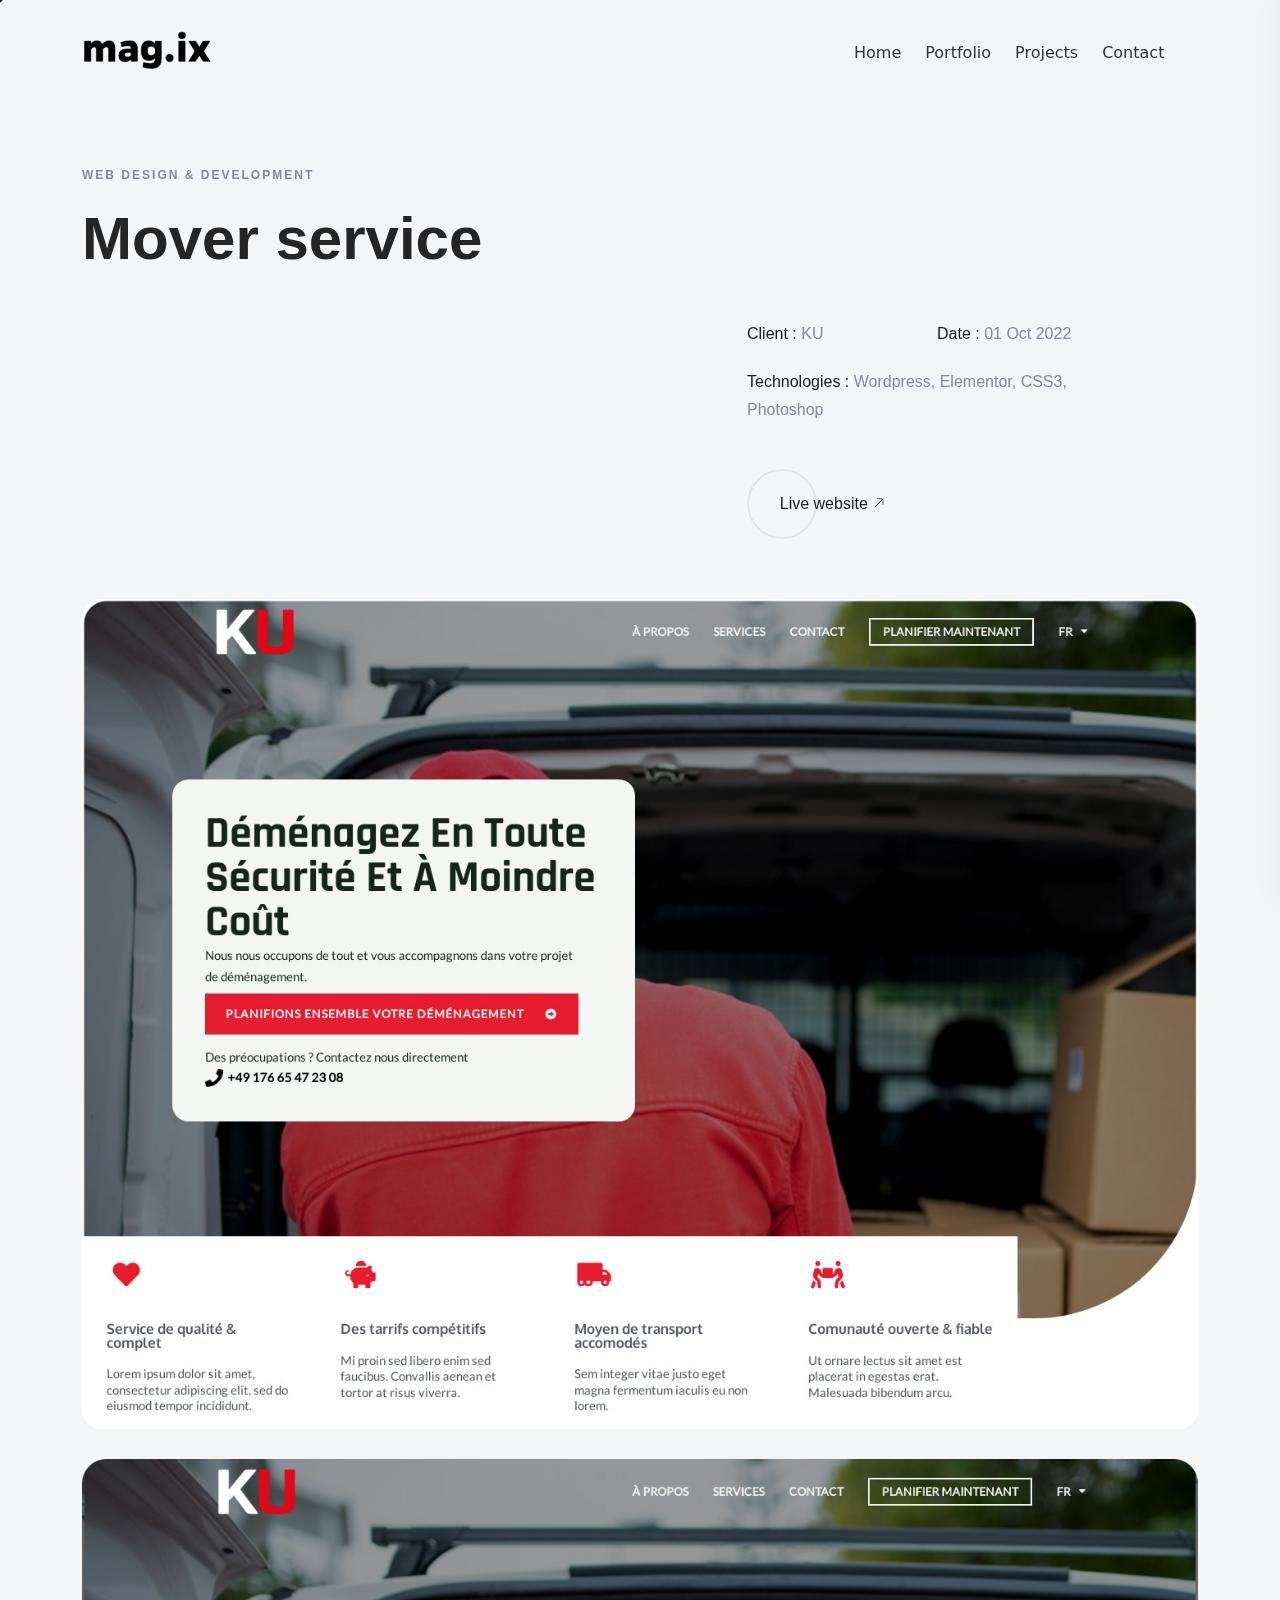
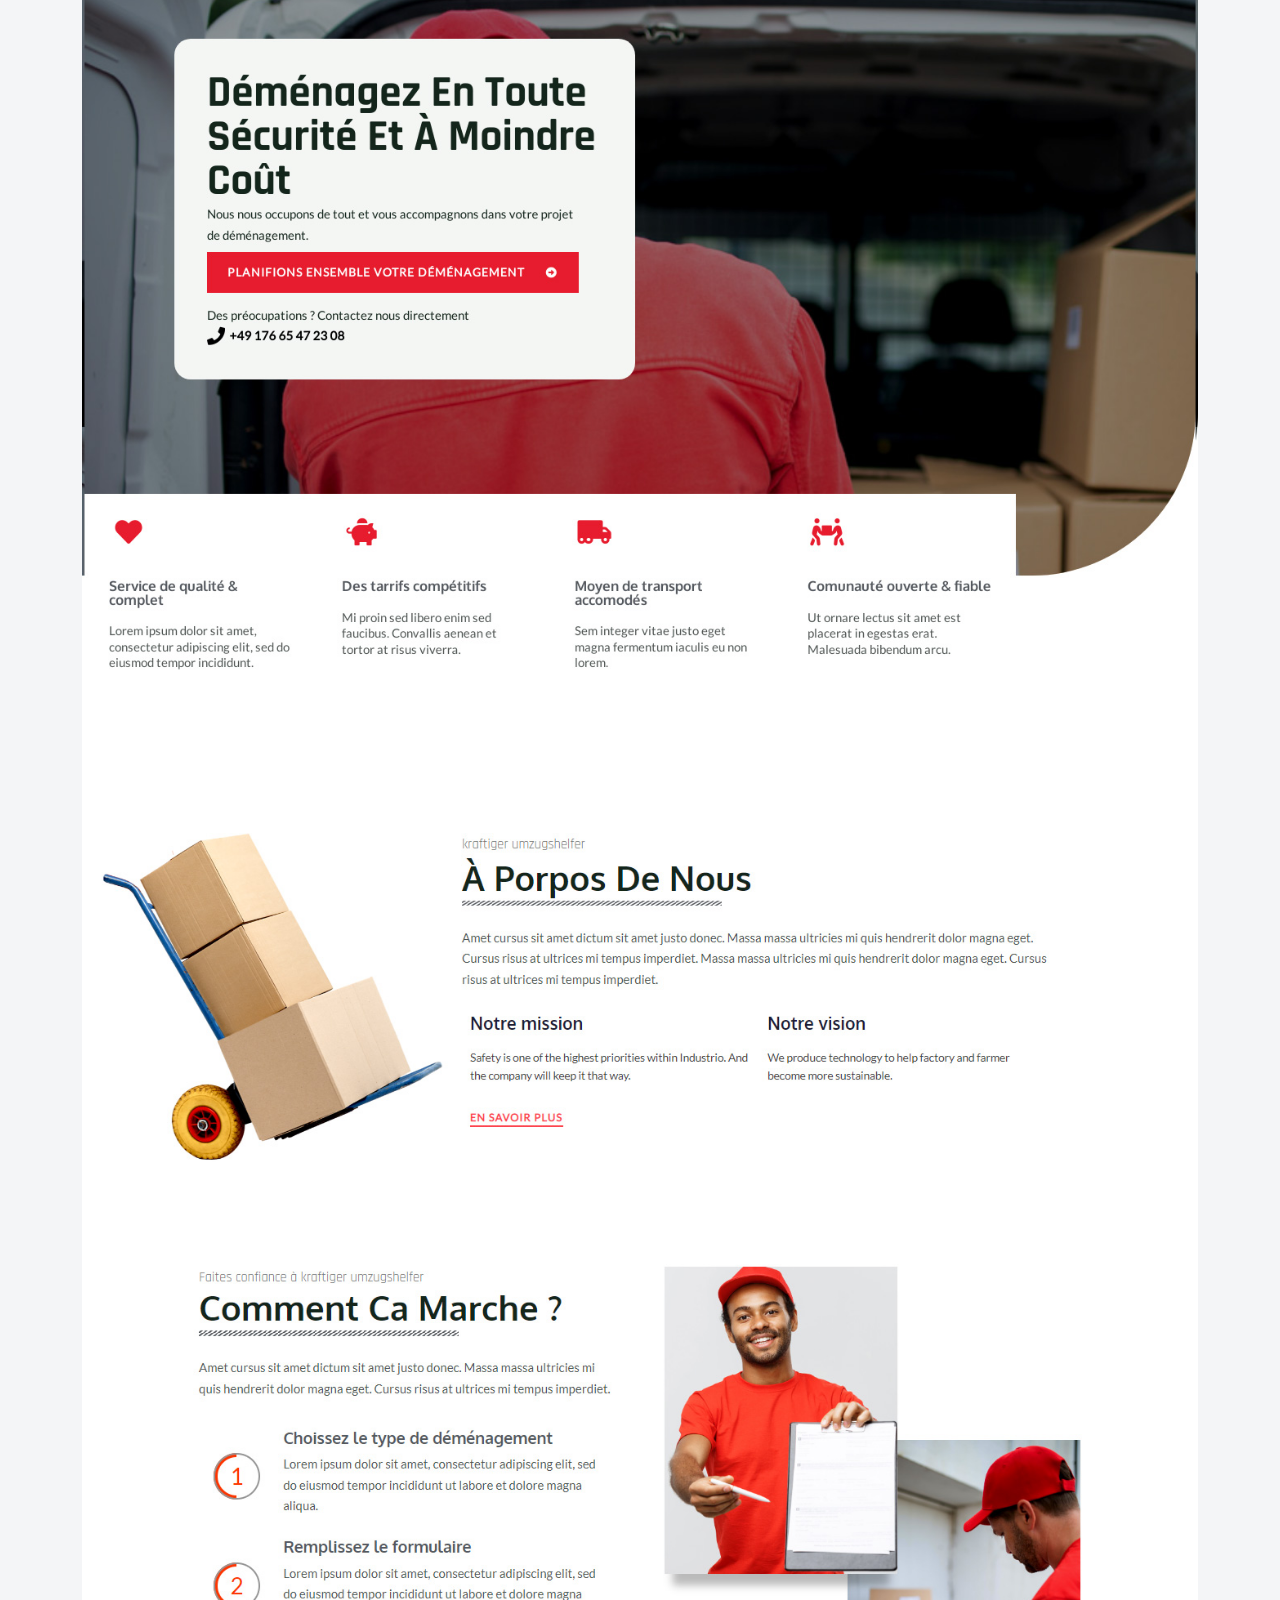
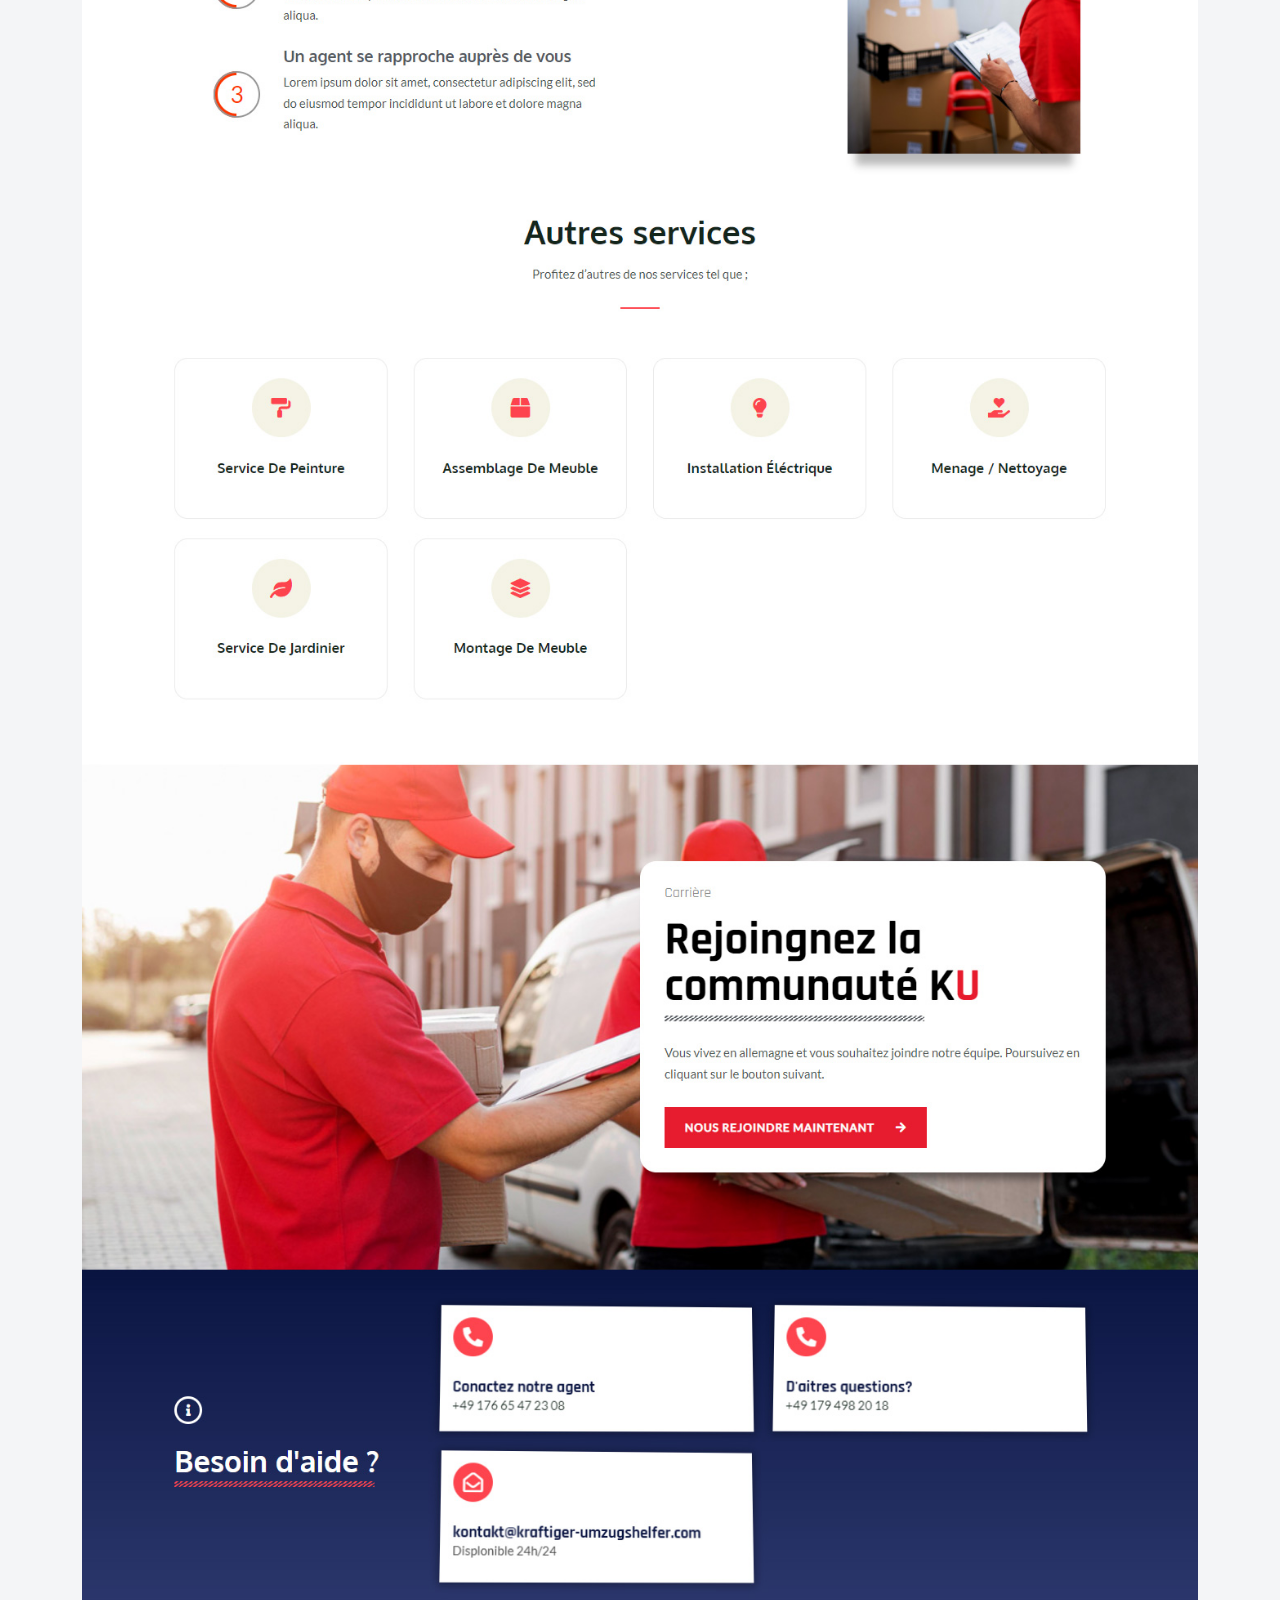
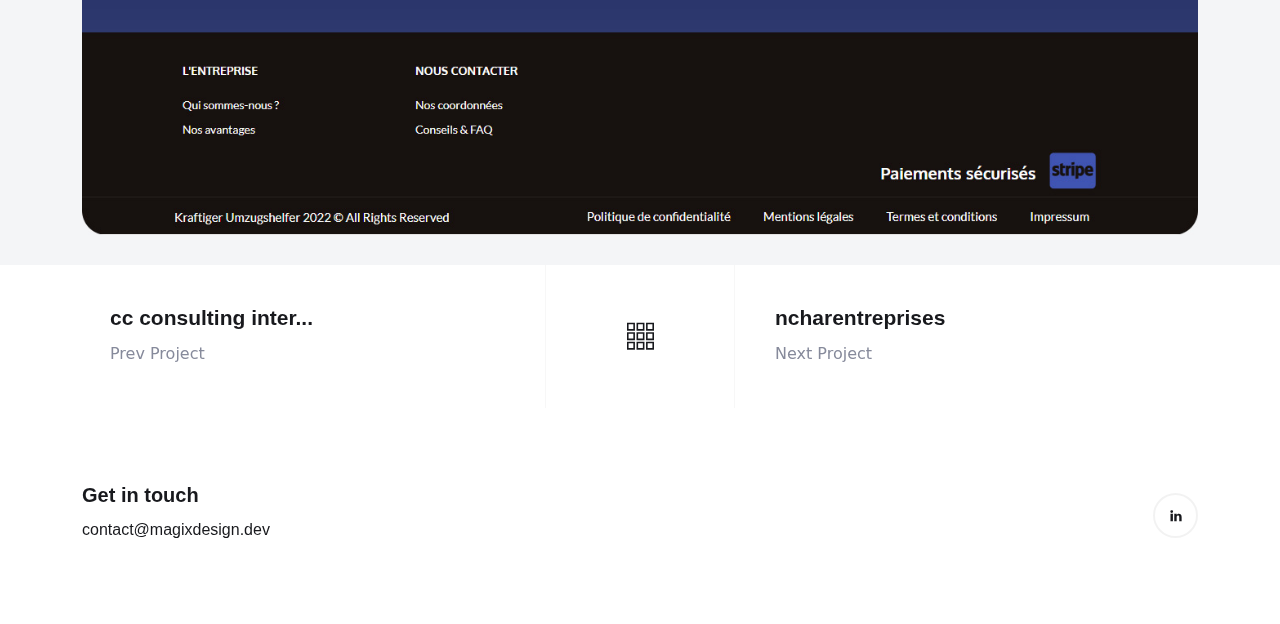
<file: portfolio-1.html>
<!DOCTYPE html>
<html lang="en">

<head>
    <meta charset="utf-8">
    <meta http-equiv="X-UA-Compatible" content="IE=edge">
    <meta name="viewport" content="width=device-width, initial-scale=1">
    <title>Donald Magoua | Portfolio </title>
    <link rel="icon" type="image/png" href="images/favicon.png" />
    <link rel="stylesheet" href="https://fonts.googleapis.com/css2?family=Syne:wght@400;500;600;700;800&amp;display=swap">
    <link rel="stylesheet" href="css/plugins.css" />
    <link rel="stylesheet" href="css/style.css">

     <!-- Weglot website tranlation -->
     <script type="text/javascript" src="https://cdn.weglot.com/weglot.min.js"></script>
     <script>
         Weglot.initialize({
             api_key: 'wg_665bd7fe655d1bf8611fd798a80f08c45'
         });
     </script>
</head>

<body>
    <!-- Preloader -->
	<div class="preloader-bg"></div>
	<div id="preloader">
		<div id="preloader-status">
			<div class="preloader-position loader"> <span></span> </div>
		</div>
	</div>
    <!-- Cursor -->
    <div class="cursor js-cursor"></div>
    <!-- Menu -->
    <nav class="nilsbrown-menu" id="nilsbrown-navbar-spy">
        <div class="nilsbrown-menu-inner" id="nilsbrown-navbar">
            <ul class="list-unstyled">
                <li><a href="index.html">Home</a></li>
                <li><a href="index.html#portfolio">Portfolio</a></li>
                <li><a href="index.html#projects">Projects</a></li>
                <li><a href="contact.html">Contact</a></li>
            </ul>
        </div>
    </nav>
    <!-- Header -->
    <header class="nilsbrown-header">
        <div class="container">
            <div class="row align-items-center">
                <!-- Logo -->
                <div class="col-8 col-md-8">
                    <div class="logo-wrap">
                        <a href="index.html">
                            <div class="logo">
                                <img src="images/logo-dark.png" alt="">
                            </div>
                        </a>
                    </div>
                </div>
                <!-- Menu Burger -->
                <div id="mobile-menu" class="col-4 col-md-4 text-right nilsbrown-menu-burger-wrap"> 
                    <a href="#" class="nilsbrown-nav-toggle nilsbrown-js-nav-toggle"><i></i></a> 
                </div>
                <!-- Desktop menu  -->
                <div id="desktop-menu" class="col-4 col-md-4 float-right">
                    <ul>
                        <li><a href="index.html">Home</a></li>
                        <li><a href="index.html#portfolio">Portfolio</a></li>
                        <li><a href="index.html#projects">Projects</a></li>
                        <li><a href="contact.html">Contact</a></li>
                    </ul>
                </div>                              
            </div>
        </div>
    </header>
    <!-- Portfolio Page  -->
    <section class="section-padding portfolio-page">
        <div class="container">
            <div class="row">
                <div class="col-md-6">
                    <!-- Project description -->
                    <div class="mb-45">
                        <h6 class="wow" data-splitting>Web Design & Development</h6>
                        <h1 class="wow grey-filter-property" data-splitting> Mover service</h1>
                    </div>
                    <div>
                        <!-- <p class="wow fadeInUp" data-wow-delay=".3s">Pellentesque magna magna semper dapibus felis neca aliuen risus. Pellentesque habitant morbi tristique senectus et netus malesuada fames ac turpis egestas.</p>
                        <p class="wow fadeInUp" data-wow-delay=".6s">Nullam ac dui eget turpis pulvinar porta et et libero. Mauris hendrerit justo ac lorem pellentesque dictum.</p> -->
                    </div>
                </div> 
                <div class="col-md-4 offset-md-1 mt-160">
                    <!-- <h6 class="wow" data-splitting>Design</h6>
                    <h1 class="wow" data-splitting>Lab. 001</h1>
                    <p class="mt-45 wow fadeInUp" data-wow-delay=".1s">Pellentesque magna magna semper dapibus felis necatin aliuen risus. Pellentesque habitant morbi tristique senectus the netuse malesuada nullam ac lorem miss the duru.</p> -->
                    <div class="row">
                        <div class="col-md-6">
                            <p class="wow fadeInUp" data-wow-delay=".3s"><span>Client :</span> KU </p>
                        </div>                   
                        <div class="col-md-6">
                            <p class="wow fadeInUp" data-wow-delay=".2s"><span>Date :</span> 01 Oct 2022</p>
                        </div>                   
                    </div>
                    <p class="wow fadeInUp" data-wow-delay=".3s"><span>Technologies :</span> Wordpress, Elementor, CSS3, Photoshop</p>
                    <div class="btn-wrap wow fadeInUp text-left mt-45" data-wow-delay=".9s">
                        <div class="btn-link"> <a href="https://kraftiger-umzugshelfer.com/" target="_blank">Live website <i class="ti-arrow-top-right"></i> </a> <span class="btn-block color1 animation-bounce"></span> </div>
                    </div>
                </div>
            </div>
        </div>
    </section>
    <!-- Portfolio images  -->
    <section class="post-page">
        <div class="container">
            <div class="row">
                <div class="col-md-12"> <img src="images/portfolio/1-heading.jpg" class="mb-30 img-fluid" alt="">
                <!-- <div class="col-md-12"> <img src="images/portfolio/1-heading-2.png" class="mb-30 img-fluid" alt=""> -->
                <div class="col-md-12"> <img src="images/portfolio/1-full.jpg" class="mb-30 img-fluid" alt="">
                    <!-- <div class="row">
                        <div class="col-md-6">
                            <div class="vid-area mb-30">
                                <div class="vid-icon"> <img src="images/blog/2.jpg" alt="YouTube">
                                    <a class="video-gallery-button vid" href="https://youtu.be/kffBEgn-IiU"> <span class="video-gallery-polygon">
                                            <i class="ti-control-play"></i>
                                        </span> </a>
                                </div>
                            </div>
                        </div>
                        <div class="col-md-6">
                            <div class="vid-area mb-30">
                                <div class="vid-icon"> <img src="images/blog/1.jpg" alt="YouTube">
                                    <a class="video-gallery-button vid" href="https://youtu.be/kffBEgn-IiU"> <span class="video-gallery-polygon">
                                            <i class="ti-control-play"></i>
                                        </span> </a>
                                </div>
                            </div>
                        </div>
                    </div> -->
                </div>
            </div>
        </div>
    </section>
    <!-- Next & Prev -->
    <section class="nex-prv">
        <div class="container">
            <div class="row">
                <div class="col-md-5 rest">
                    <div class="prv">
                        <div class="img bg-img" data-background="images/portfolio/9.jpg">
                            <div class="text-left ontop">
                                <h5>cc consulting inter...</h5> <span class="sub-title mb-0 mt-10"><a href="portfolio-3.html">Prev Project</a></span>
                            </div>
                            <div class="overly"></div>
                        </div>
                    </div>
                </div>
                <div class="col-md-2 text-center rest">
                    <a href="portfolio.html" class="all-works d-flex align-items-center"> <span class="icon full-width ti-layout-grid3"></span> </a>
                </div>
                <div class="col-md-5 rest">
                    <div class="nxt">
                        <div class="img bg-img" data-background="images/portfolio/4.jpg">
                            <div class="text-right ontop">
                                <h5>ncharentreprises</h5> <span class="sub-title mb-0 mt-10"><a href="portfolio-2.html">Next Project</a></span>
                            </div>
                            <div class="overly"></div>
                        </div>
                    </div>
                </div>
            </div>
        </div>
    </section>
    <!-- Footer -->
    <footer class="nilsbrown-footer-section">
        <div class="container">
            <div class="row">
                <div class="col-md-4">
                    <h5>Get in touch</h5>
                    <p><a href="mailto:contact@magixdesign.com">contact@magixdesign.dev</a></p>
                </div>
                <div class="col-md-4">
                    <!-- <h5>Locations</h5>
                    <p>San Francisco — California</p> -->
                </div>
                <div class="col-md-4">
                    <ul class="nilsbrown-footer-social-link float-right">
                        <!-- <li><a href="index.html#"><i class="ti-dribbble"></i></a></li>
                        <li><a href="index.html#"><i class="ti-instagram"></i></a></li>
                        <li><a href="index.html#"><i class="ti-skype"></i></a></li> -->
                        <li><a target="_blank" href="http://www.linkedin.com/donald-magoua"><i class="ti-linkedin"></i></a></li>
                    </ul>
                </div>
            </div>
        </div>
    </footer>
    <!-- jQuery -->
    <script src="js/plugins/jquery-3.6.0.min.js"></script>
    <script src="js/plugins/bootstrap.min.js"></script>
    <script src="js/plugins/owl.carousel.min.js"></script>
    <script src="js/plugins/jquery.magnific-popup.min.js"></script>
    <script src="js/plugins/YouTubePopUp.js"></script>
    <script src="js/plugins/jquery.easing.1.3.js"></script>
    <script src="js/plugins/smooth-scroll.min.js"></script>
    <script src="js/plugins/wow.js"></script>
    <script src="js/custom.js"></script>
</body>

</html>
</file>
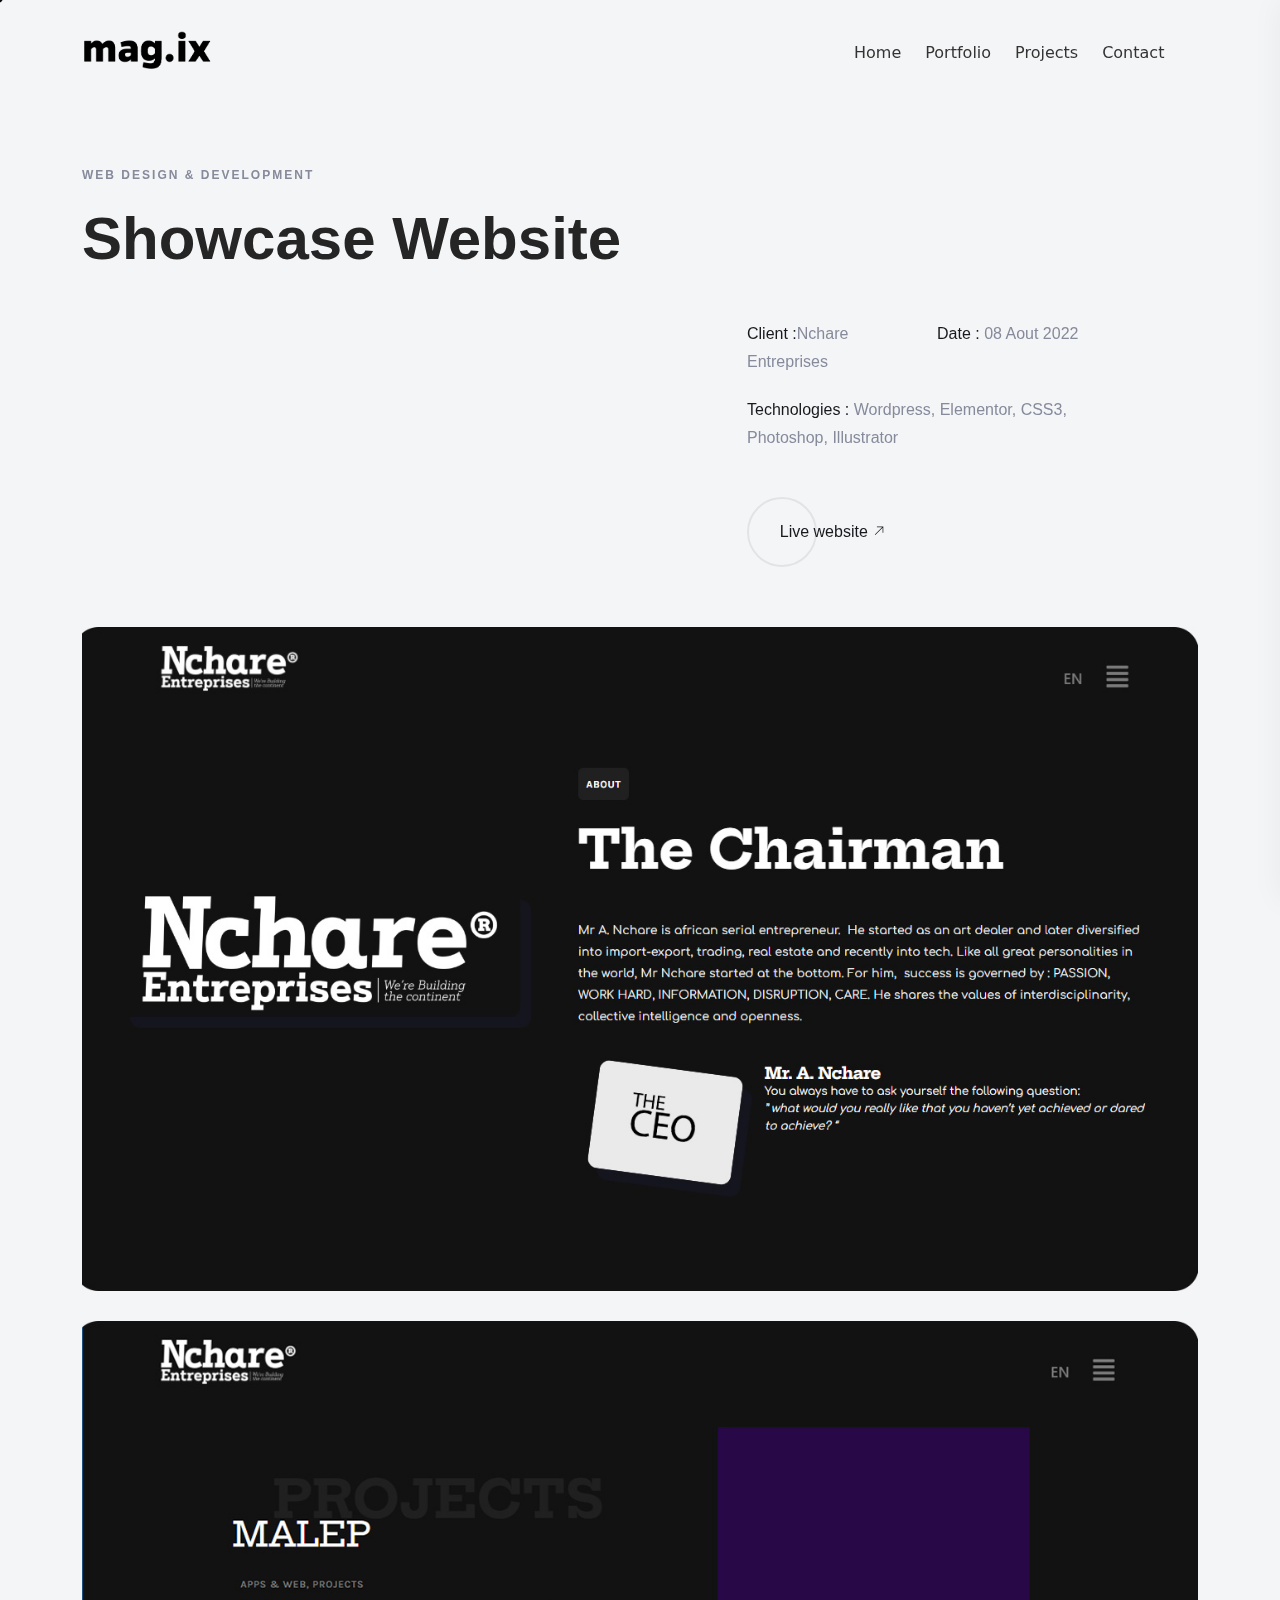
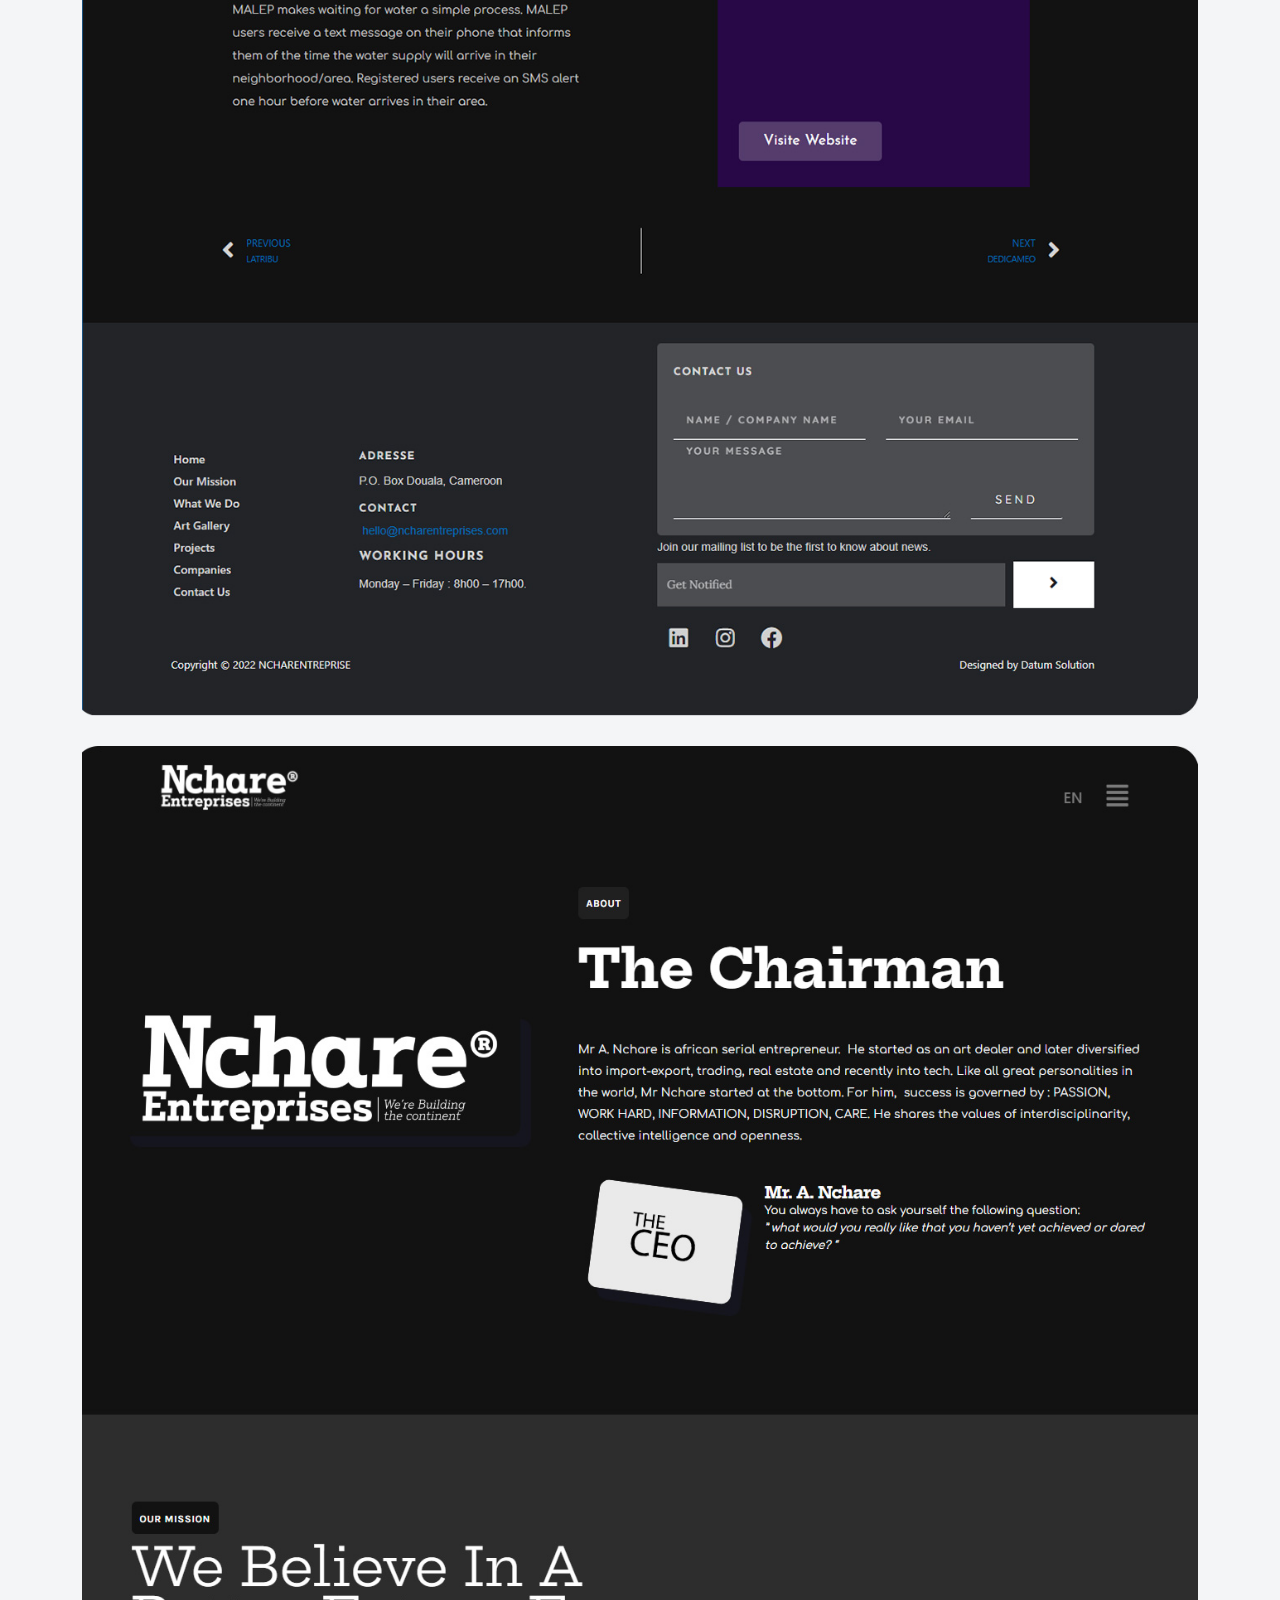
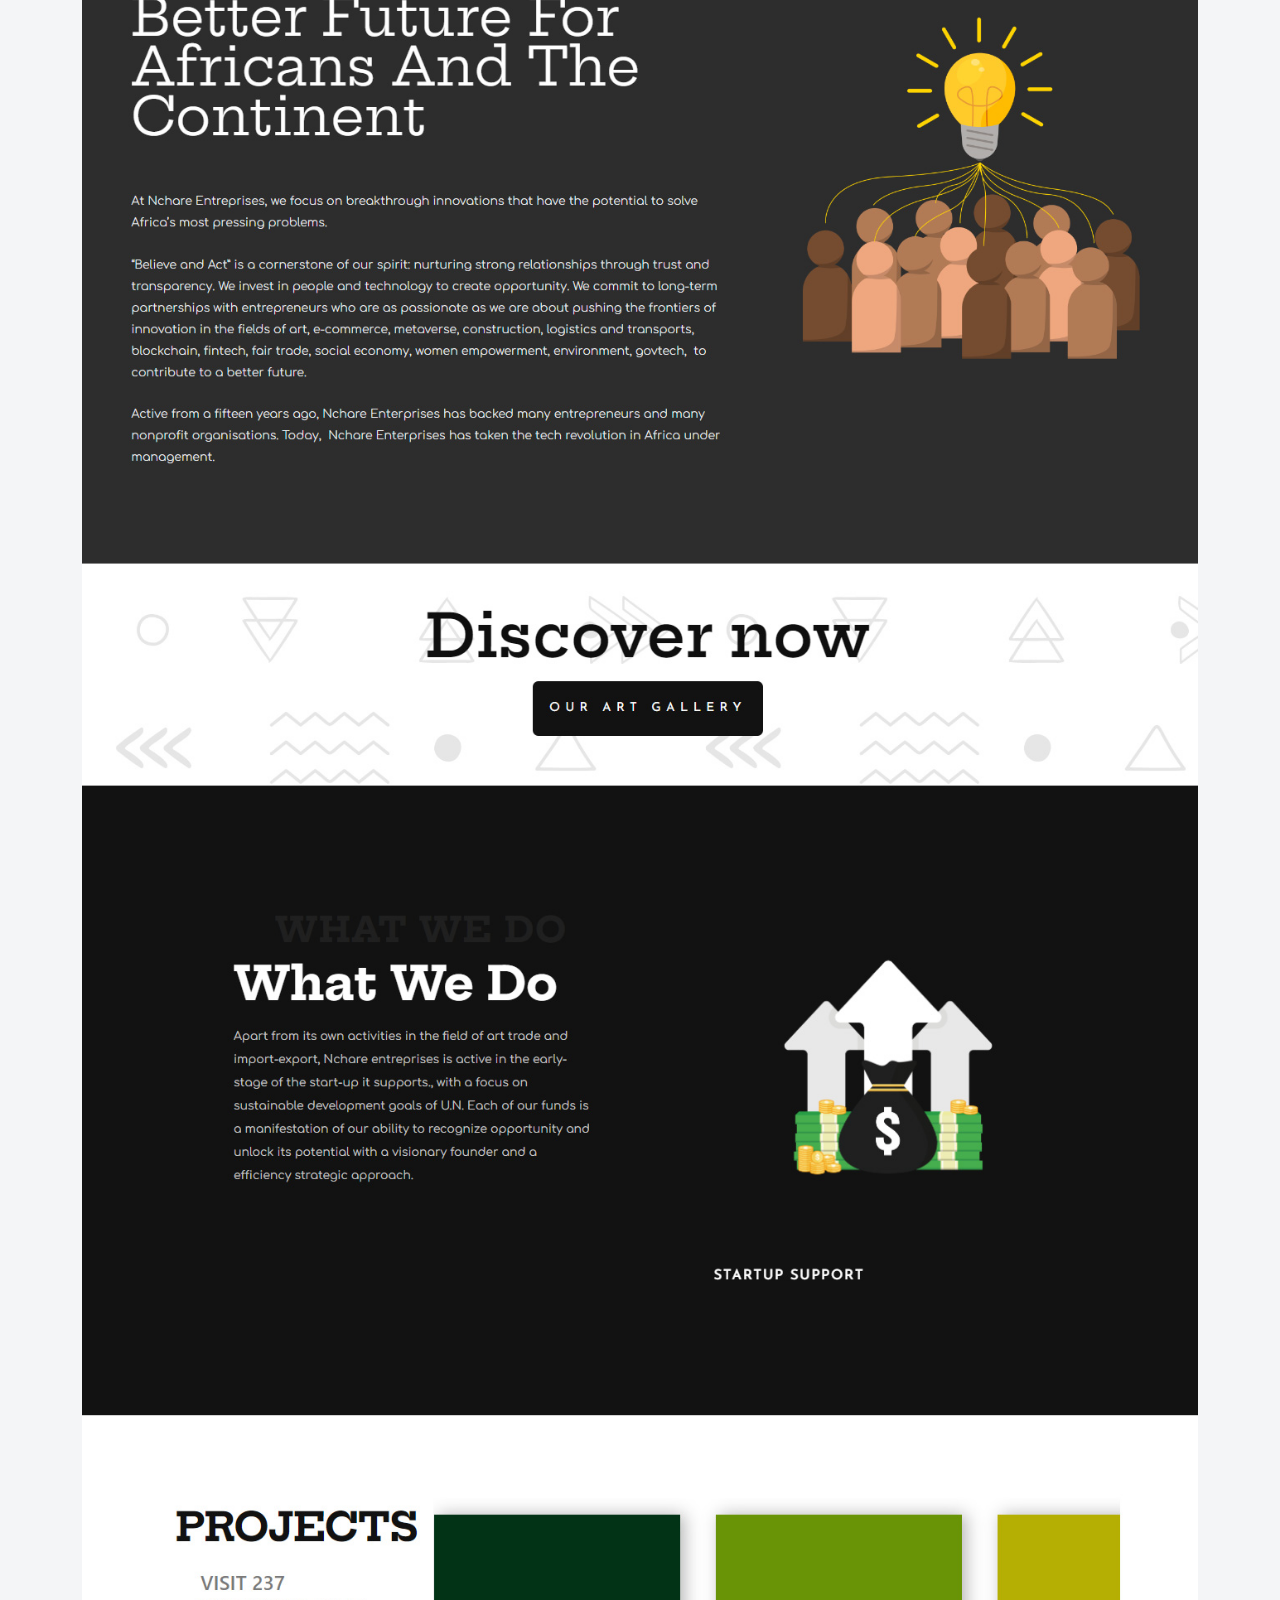
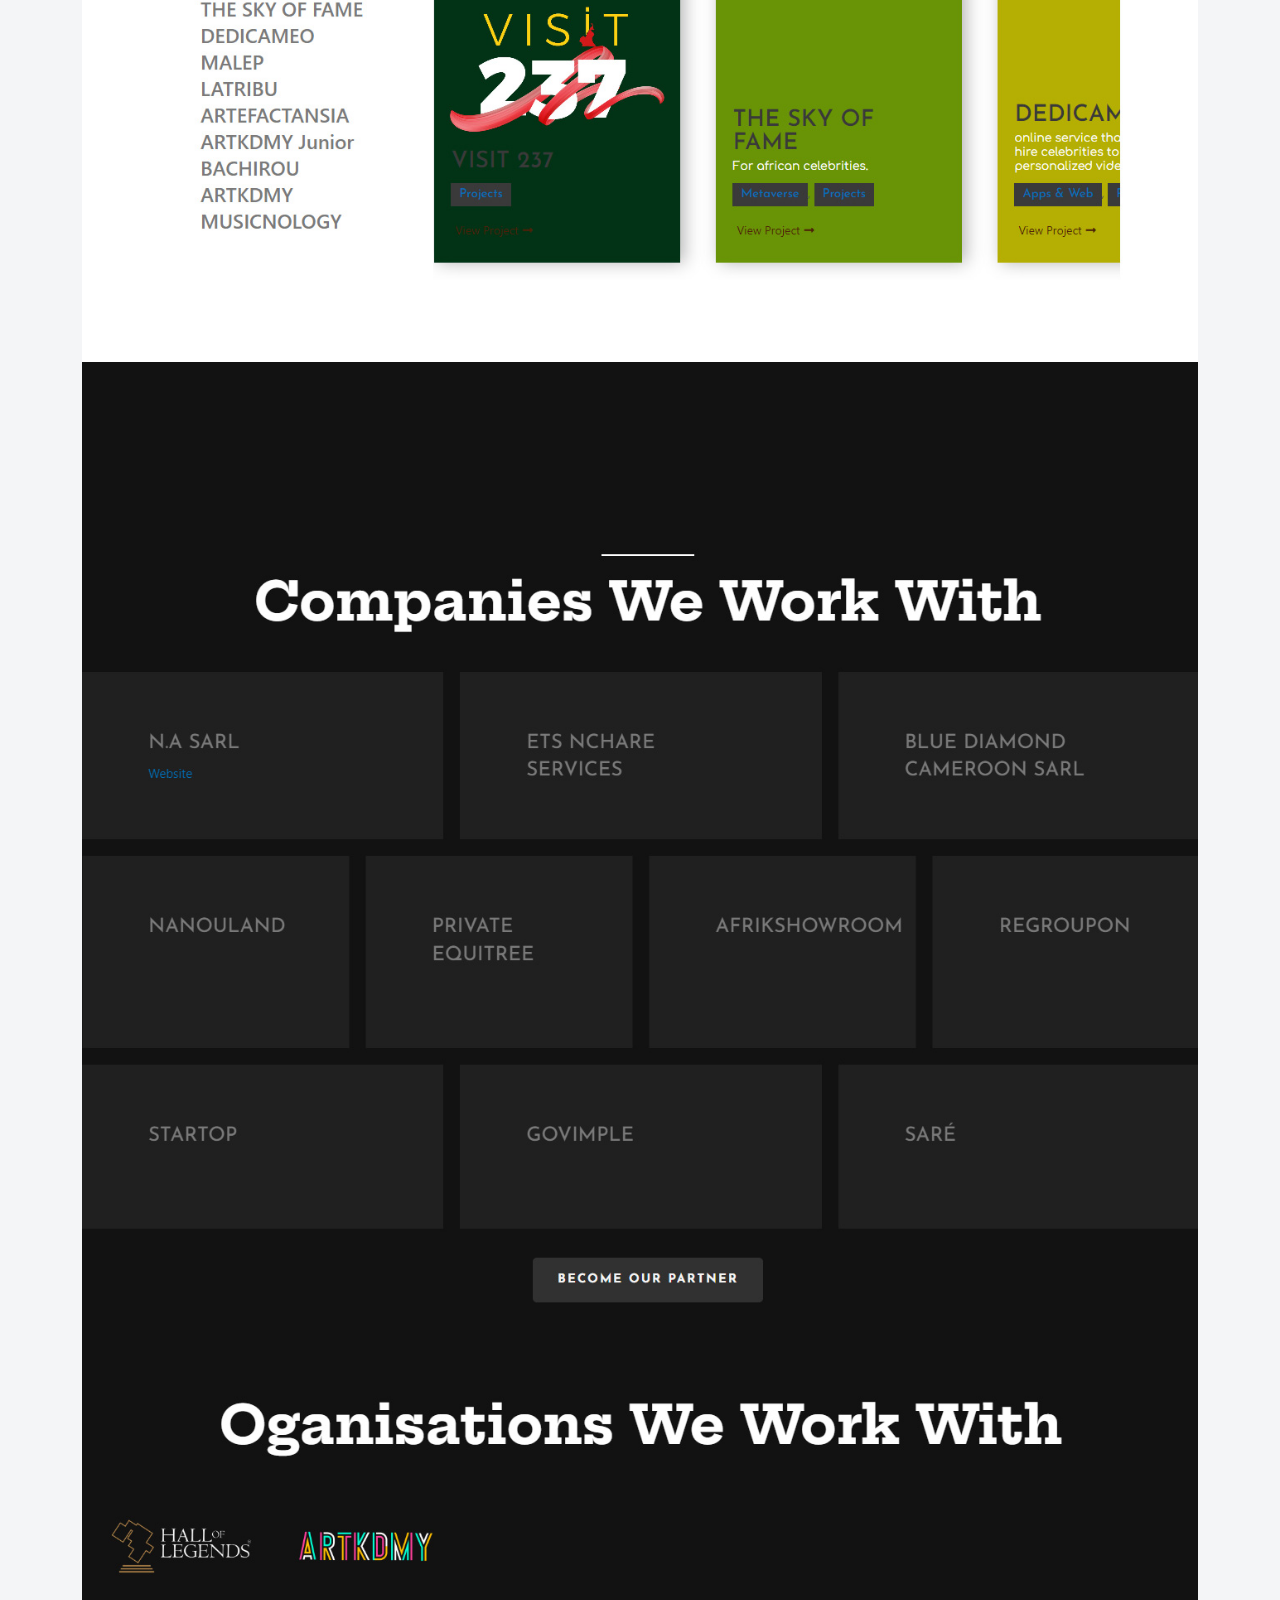
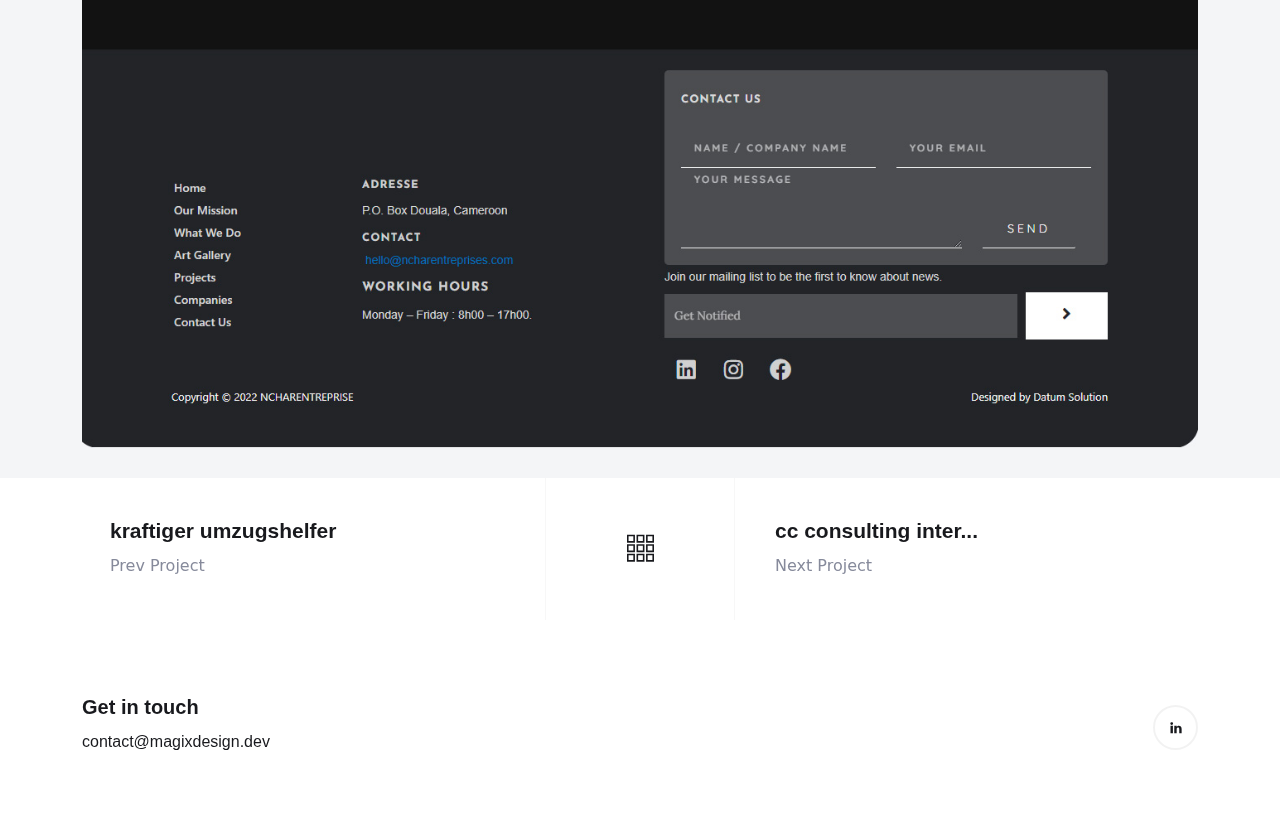
<file: portfolio-2.html>
<!DOCTYPE html>
<html lang="en">

<head>
    <meta charset="utf-8">
    <meta http-equiv="X-UA-Compatible" content="IE=edge">
    <meta name="viewport" content="width=device-width, initial-scale=1">
    <title>Donald Magoua | Portfolio </title>
    <link rel="icon" type="image/png" href="images/favicon.png" />
    <link rel="stylesheet" href="https://fonts.googleapis.com/css2?family=Syne:wght@400;500;600;700;800&amp;display=swap">
    <link rel="stylesheet" href="css/plugins.css" />
    <link rel="stylesheet" href="css/style.css">

     <!-- Weglot website tranlation -->
     <script type="text/javascript" src="https://cdn.weglot.com/weglot.min.js"></script>
     <script>
         Weglot.initialize({
             api_key: 'wg_665bd7fe655d1bf8611fd798a80f08c45'
         });
     </script>
</head>

<body>
    <!-- Preloader -->
	<div class="preloader-bg"></div>
	<div id="preloader">
		<div id="preloader-status">
			<div class="preloader-position loader"> <span></span> </div>
		</div>
	</div>
    <!-- Cursor -->
    <div class="cursor js-cursor"></div>
    <!-- Menu -->
    <nav class="nilsbrown-menu" id="nilsbrown-navbar-spy">
        <div class="nilsbrown-menu-inner" id="nilsbrown-navbar">
            <ul class="list-unstyled">
                <li><a href="index.html">Home</a></li>
                <li><a href="index.html#portfolio">Portfolio</a></li>
                <li><a href="index.html#projects">Projects</a></li>
                <li><a href="contact.html">Contact</a></li>
            </ul>
        </div>
    </nav>
    <!-- Header -->
    <header class="nilsbrown-header">
        <div class="container">
            <div class="row align-items-center">
                <!-- Logo -->
                <div class="col-8 col-md-8">
                    <div class="logo-wrap">
                        <a href="index.html">
                            <div class="logo">
                                <img src="images/logo-dark.png" alt="">
                            </div>
                        </a>
                    </div>
                </div>
                <!-- Menu Burger -->
                <div id="mobile-menu" class="col-4 col-md-4 text-right nilsbrown-menu-burger-wrap"> 
                    <a href="#" class="nilsbrown-nav-toggle nilsbrown-js-nav-toggle"><i></i></a> 
                </div>
                <!-- Desktop menu  -->
                <div id="desktop-menu" class="col-4 col-md-4 float-right">
                    <ul>
                        <li><a href="index.html">Home</a></li>
                        <li><a href="index.html#portfolio">Portfolio</a></li>
                        <li><a href="index.html#projects">Projects</a></li>
                        <li><a href="contact.html">Contact</a></li>
                    </ul>
                </div>                              
            </div>
        </div>
    </header>
    <!-- Portfolio Page  -->
    <section class="section-padding portfolio-page">
        <div class="container">
            <div class="row">
                <div class="col-md-6">
                    <!-- Project description -->
                    <div class="mb-45">
                        <h6 class="wow" data-splitting>Web Design & Development</h6>
                        <h1 class="wow grey-filter-property" data-splitting>Showcase Website </h1>
                    </div>
                    <div>
                        <!-- <p class="wow fadeInUp" data-wow-delay=".3s">Pellentesque magna magna semper dapibus felis neca aliuen risus. Pellentesque habitant morbi tristique senectus et netus malesuada fames ac turpis egestas.</p>
                        <p class="wow fadeInUp" data-wow-delay=".6s">Nullam ac dui eget turpis pulvinar porta et et libero. Mauris hendrerit justo ac lorem pellentesque dictum.</p> -->
                    </div>
                </div> 
                <div class="col-md-4 offset-md-1 mt-160">
                    <!-- <h6 class="wow" data-splitting>Design</h6>
                    <h1 class="wow" data-splitting>Lab. 001</h1>
                    <p class="mt-45 wow fadeInUp" data-wow-delay=".1s">Pellentesque magna magna semper dapibus felis necatin aliuen risus. Pellentesque habitant morbi tristique senectus the netuse malesuada nullam ac lorem miss the duru.</p> -->
                    <div class="row">
                        <div class="col-md-6">
                            <p class="wow fadeInUp" data-wow-delay=".3s"><span>Client :</span>Nchare Entreprises</p>
                        </div>                   
                        <div class="col-md-6">
                            <p class="wow fadeInUp" data-wow-delay=".2s"><span>Date :</span> 08 Aout 2022</p>
                        </div>                   
                    </div>
                    <p class="wow fadeInUp" data-wow-delay=".3s"><span>Technologies :</span> Wordpress, Elementor, CSS3, Photoshop, Illustrator</p>
                    <div class="btn-wrap wow fadeInUp text-left mt-45" data-wow-delay=".9s">
                        <div class="btn-link"> <a href="https://ncharentreprises.com/" target="_blank">Live website <i class="ti-arrow-top-right"></i> </a> <span class="btn-block color1 animation-bounce"></span> </div>
                    </div>
                </div>
            </div>
        </div>
    </section>
    <!-- Portfolio images  -->
    <section class="post-page">
        <div class="container">
            <div class="row">
                <div class="col-md-12"> <img src="images/portfolio/2-heading.jpg" class="mb-30 img-fluid" alt="">
                <div class="col-md-12"> <img src="images/portfolio/2-heading-2.jpg" class="mb-30 img-fluid" alt="">
                <div class="col-md-12"> <img src="images/portfolio/2-full.jpg" class="mb-30 img-fluid" alt="">
                    <!-- <div class="row">
                        <div class="col-md-6">
                            <div class="vid-area mb-30">
                                <div class="vid-icon"> <img src="images/blog/2.jpg" alt="YouTube">
                                    <a class="video-gallery-button vid" href="https://youtu.be/kffBEgn-IiU"> <span class="video-gallery-polygon">
                                            <i class="ti-control-play"></i>
                                        </span> </a>
                                </div>
                            </div>
                        </div>
                        <div class="col-md-6">
                            <div class="vid-area mb-30">
                                <div class="vid-icon"> <img src="images/blog/1.jpg" alt="YouTube">
                                    <a class="video-gallery-button vid" href="https://youtu.be/kffBEgn-IiU"> <span class="video-gallery-polygon">
                                            <i class="ti-control-play"></i>
                                        </span> </a>
                                </div>
                            </div>
                        </div>
                    </div> -->
                </div>
            </div>
        </div>
    </section>
    <!-- Next & Prev -->
    <section class="nex-prv">
        <div class="container">
            <div class="row">
                <div class="col-md-5 rest">
                    <div class="prv">
                        <div class="img bg-img" data-background="images/portfolio/9.jpg">
                            <div class="text-left ontop">
                                <h5>kraftiger umzugshelfer</h5> <span class="sub-title mb-0 mt-10"><a href="portfolio-1.html">Prev Project</a></span>
                            </div>
                            <div class="overly"></div>
                        </div>
                    </div>
                </div>
                <div class="col-md-2 text-center rest">
                    <a href="portfolio.html" class="all-works d-flex align-items-center"> <span class="icon full-width ti-layout-grid3"></span> </a>
                </div>
                <div class="col-md-5 rest">
                    <div class="nxt">
                        <div class="img bg-img" data-background="images/portfolio/4.jpg">
                            <div class="text-right ontop">
                                <h5>cc consulting inter...</h5> <span class="sub-title mb-0 mt-10"><a href="portfolio-3.html">Next Project</a></span>
                            </div>
                            <div class="overly"></div>
                        </div>
                    </div>
                </div>
            </div>
        </div>
    </section>
    <!-- Footer -->
    <footer class="nilsbrown-footer-section">
        <div class="container">
            <div class="row">
                <div class="col-md-4">
                    <h5>Get in touch</h5>
                    <p><a href="mailto:contact@magixdesign.com">contact@magixdesign.dev</a></p>
                </div>
                <div class="col-md-4">
                    <!-- <h5>Locations</h5>
                    <p>San Francisco — California</p> -->
                </div>
                <div class="col-md-4">
                    <ul class="nilsbrown-footer-social-link float-right">
                        <!-- <li><a href="index.html#"><i class="ti-dribbble"></i></a></li>
                        <li><a href="index.html#"><i class="ti-instagram"></i></a></li>
                        <li><a href="index.html#"><i class="ti-skype"></i></a></li> -->
                        <li><a target="_blank" href="http://www.linkedin.com/donald-magoua"><i class="ti-linkedin"></i></a></li>
                    </ul>
                </div>
            </div>
        </div>
    </footer>
    <!-- jQuery -->
    <script src="js/plugins/jquery-3.6.0.min.js"></script>
    <script src="js/plugins/bootstrap.min.js"></script>
    <script src="js/plugins/owl.carousel.min.js"></script>
    <script src="js/plugins/jquery.magnific-popup.min.js"></script>
    <script src="js/plugins/YouTubePopUp.js"></script>
    <script src="js/plugins/jquery.easing.1.3.js"></script>
    <script src="js/plugins/smooth-scroll.min.js"></script>
    <script src="js/plugins/wow.js"></script>
    <script src="js/custom.js"></script>
</body>

</html>
</file>
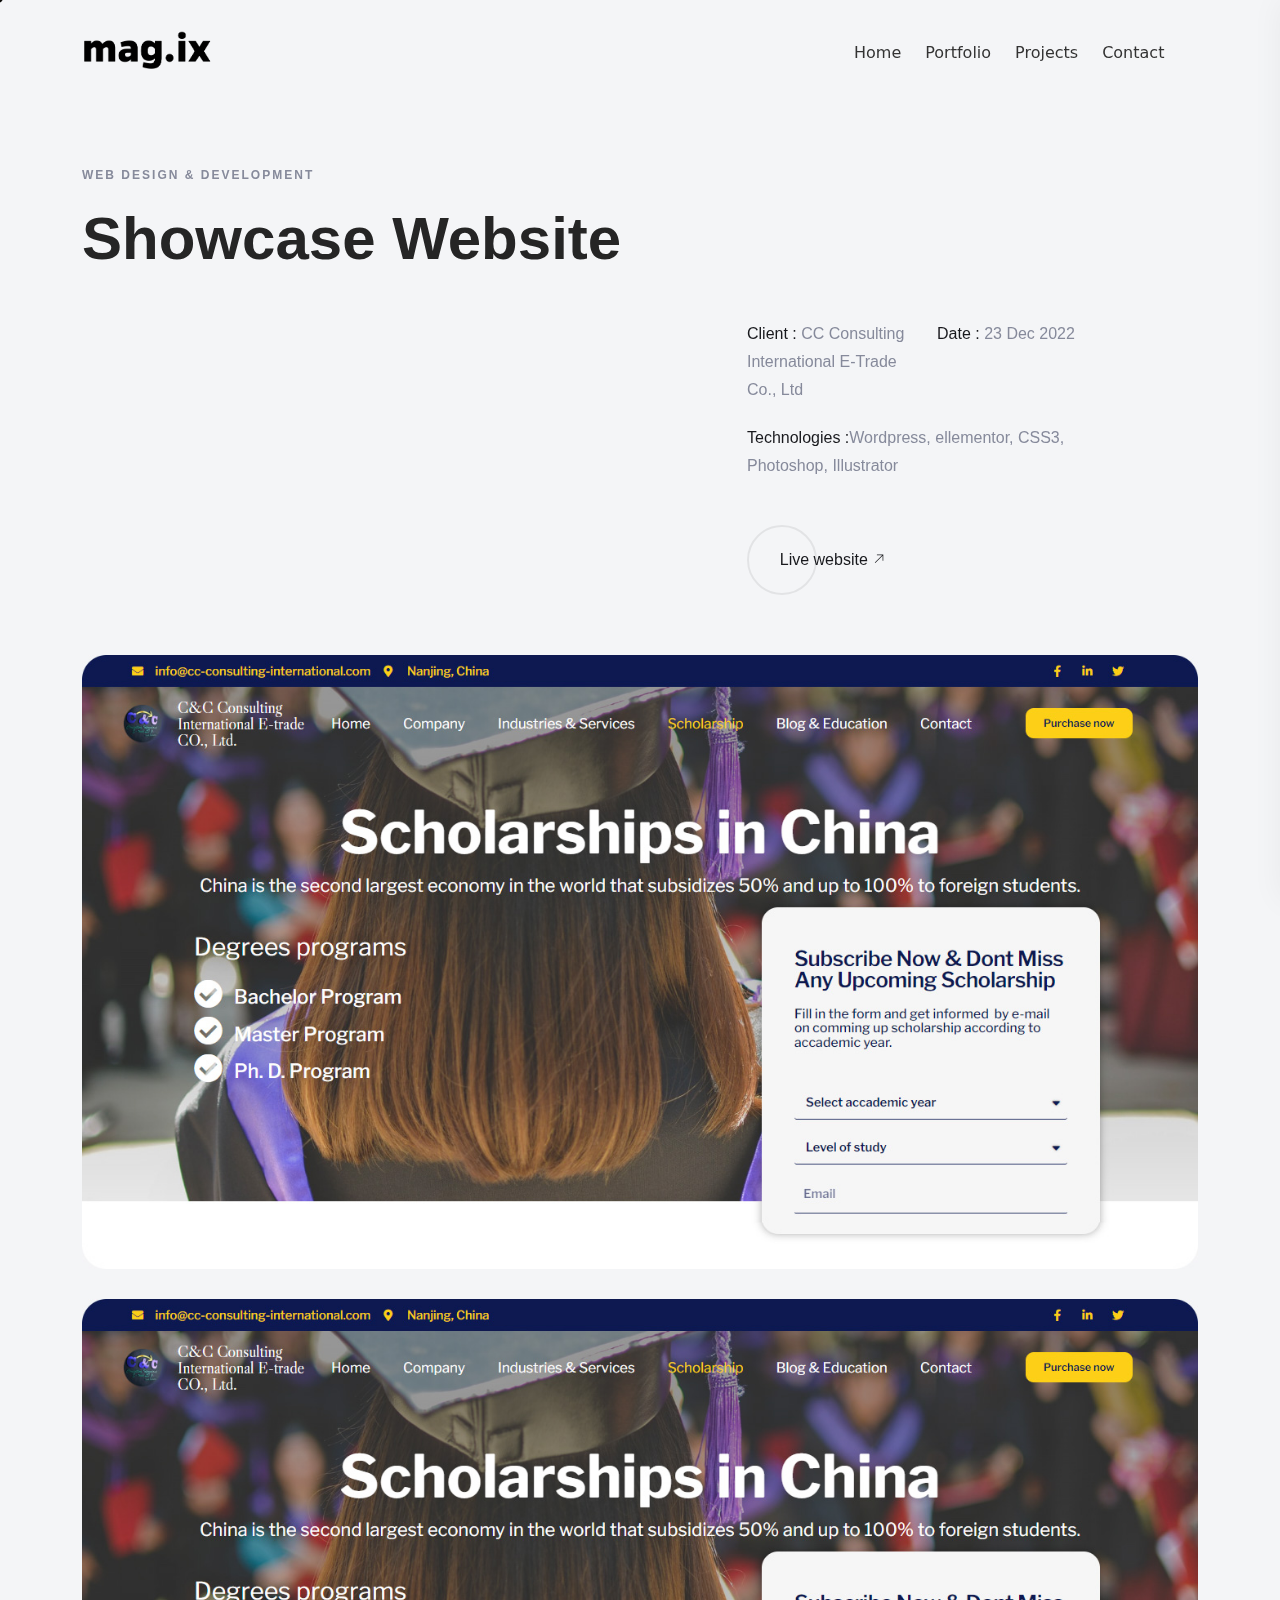
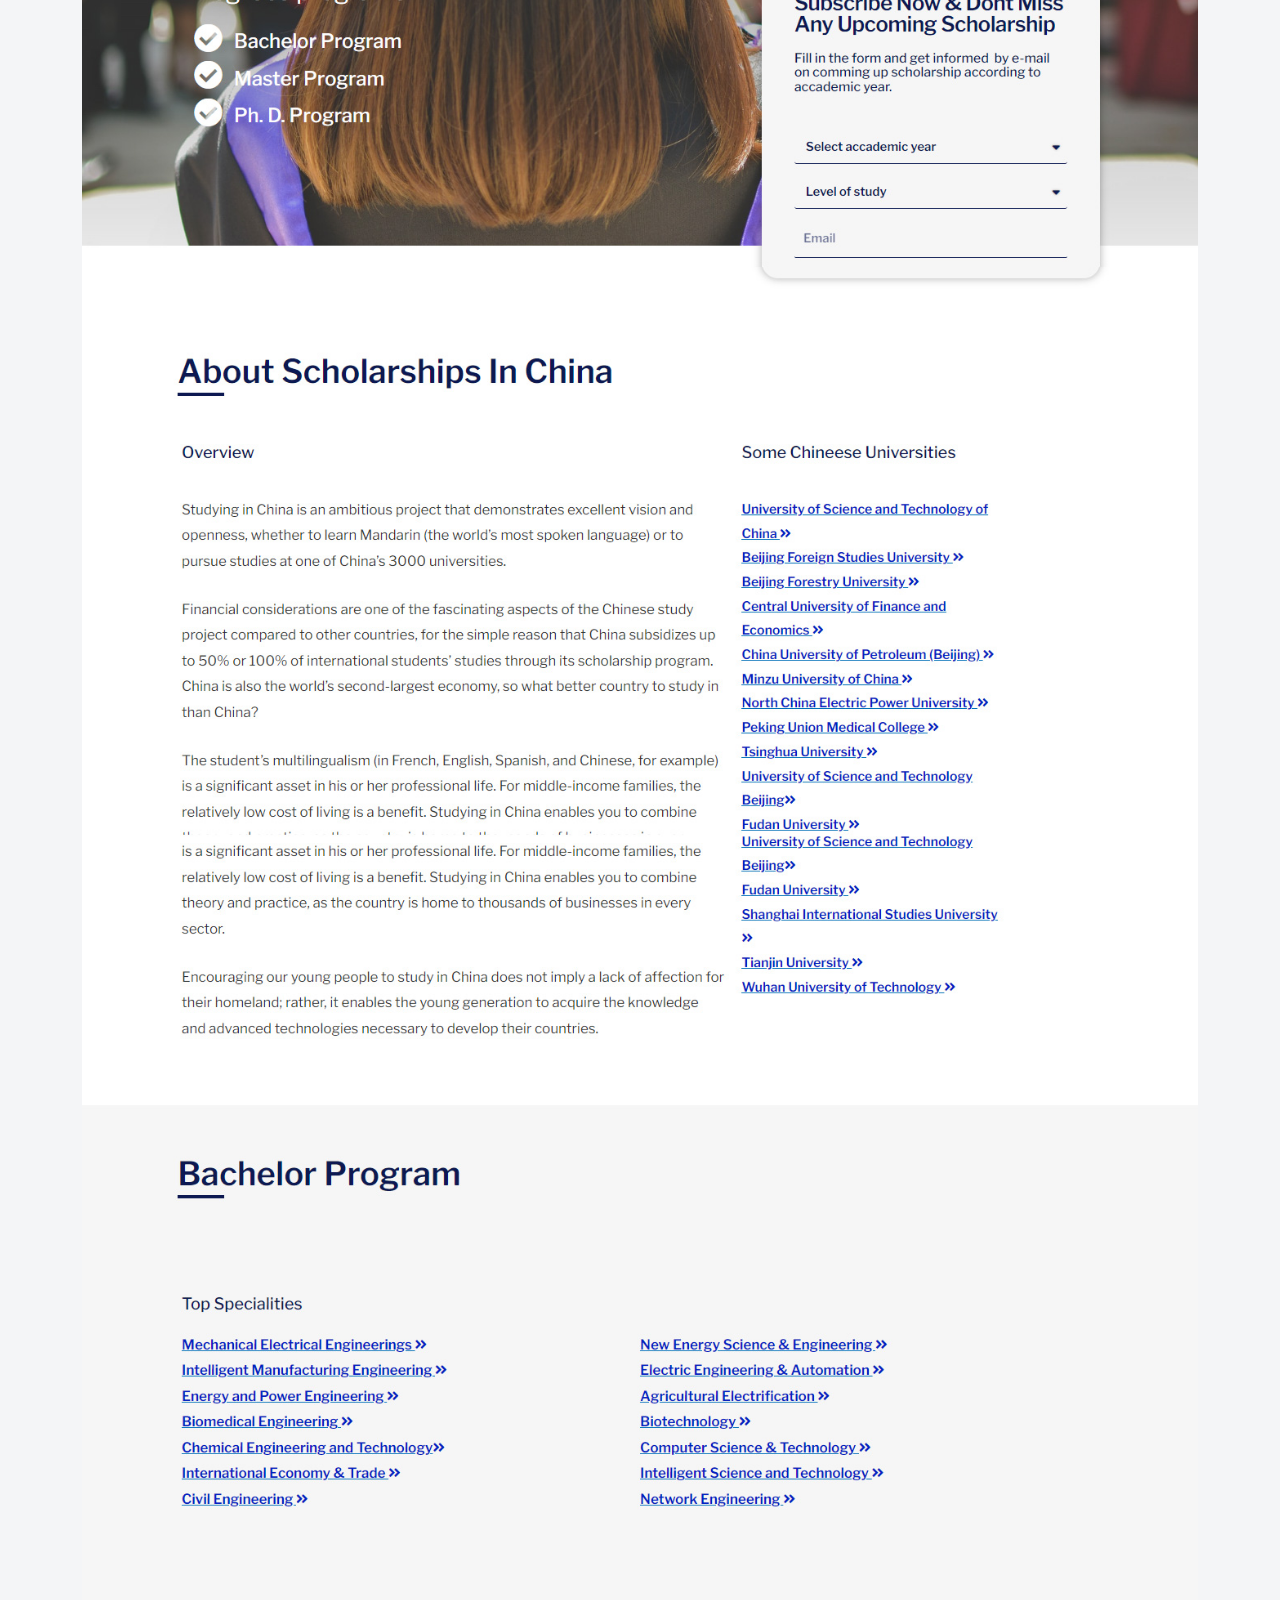
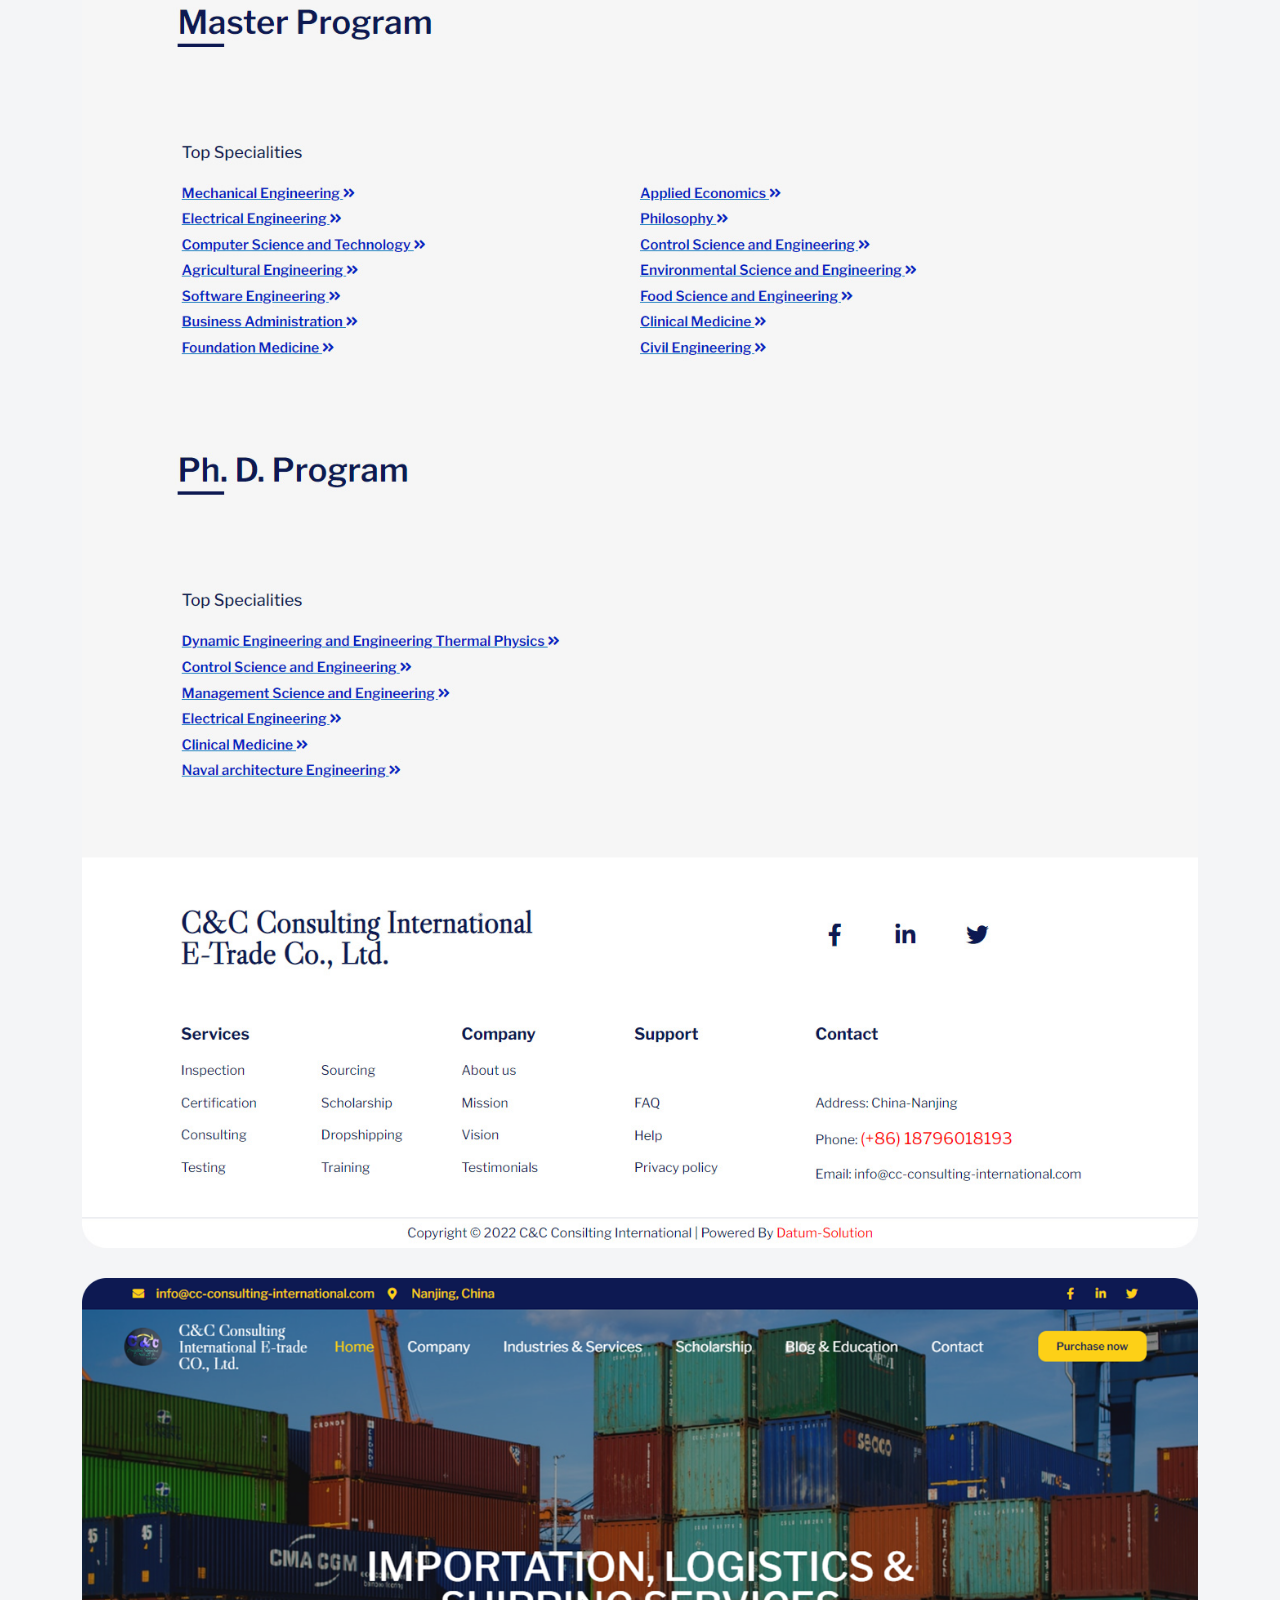
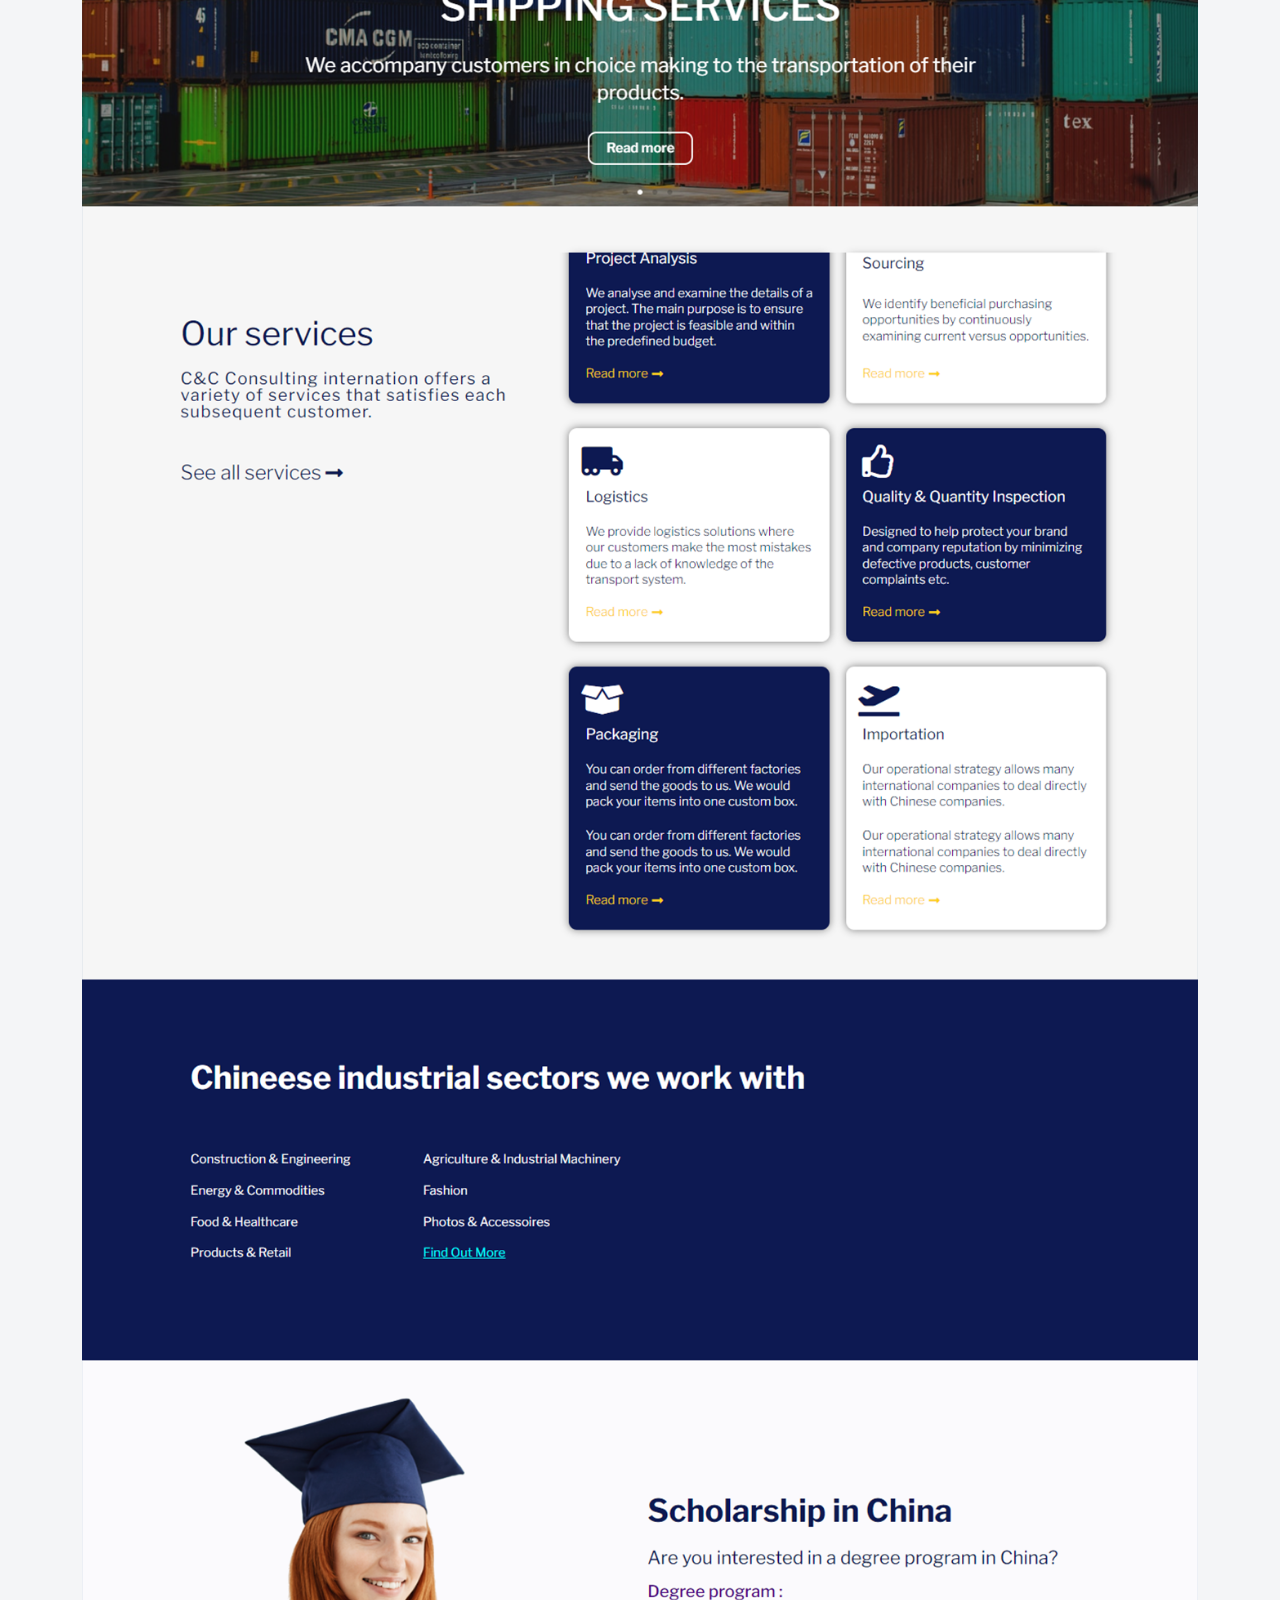
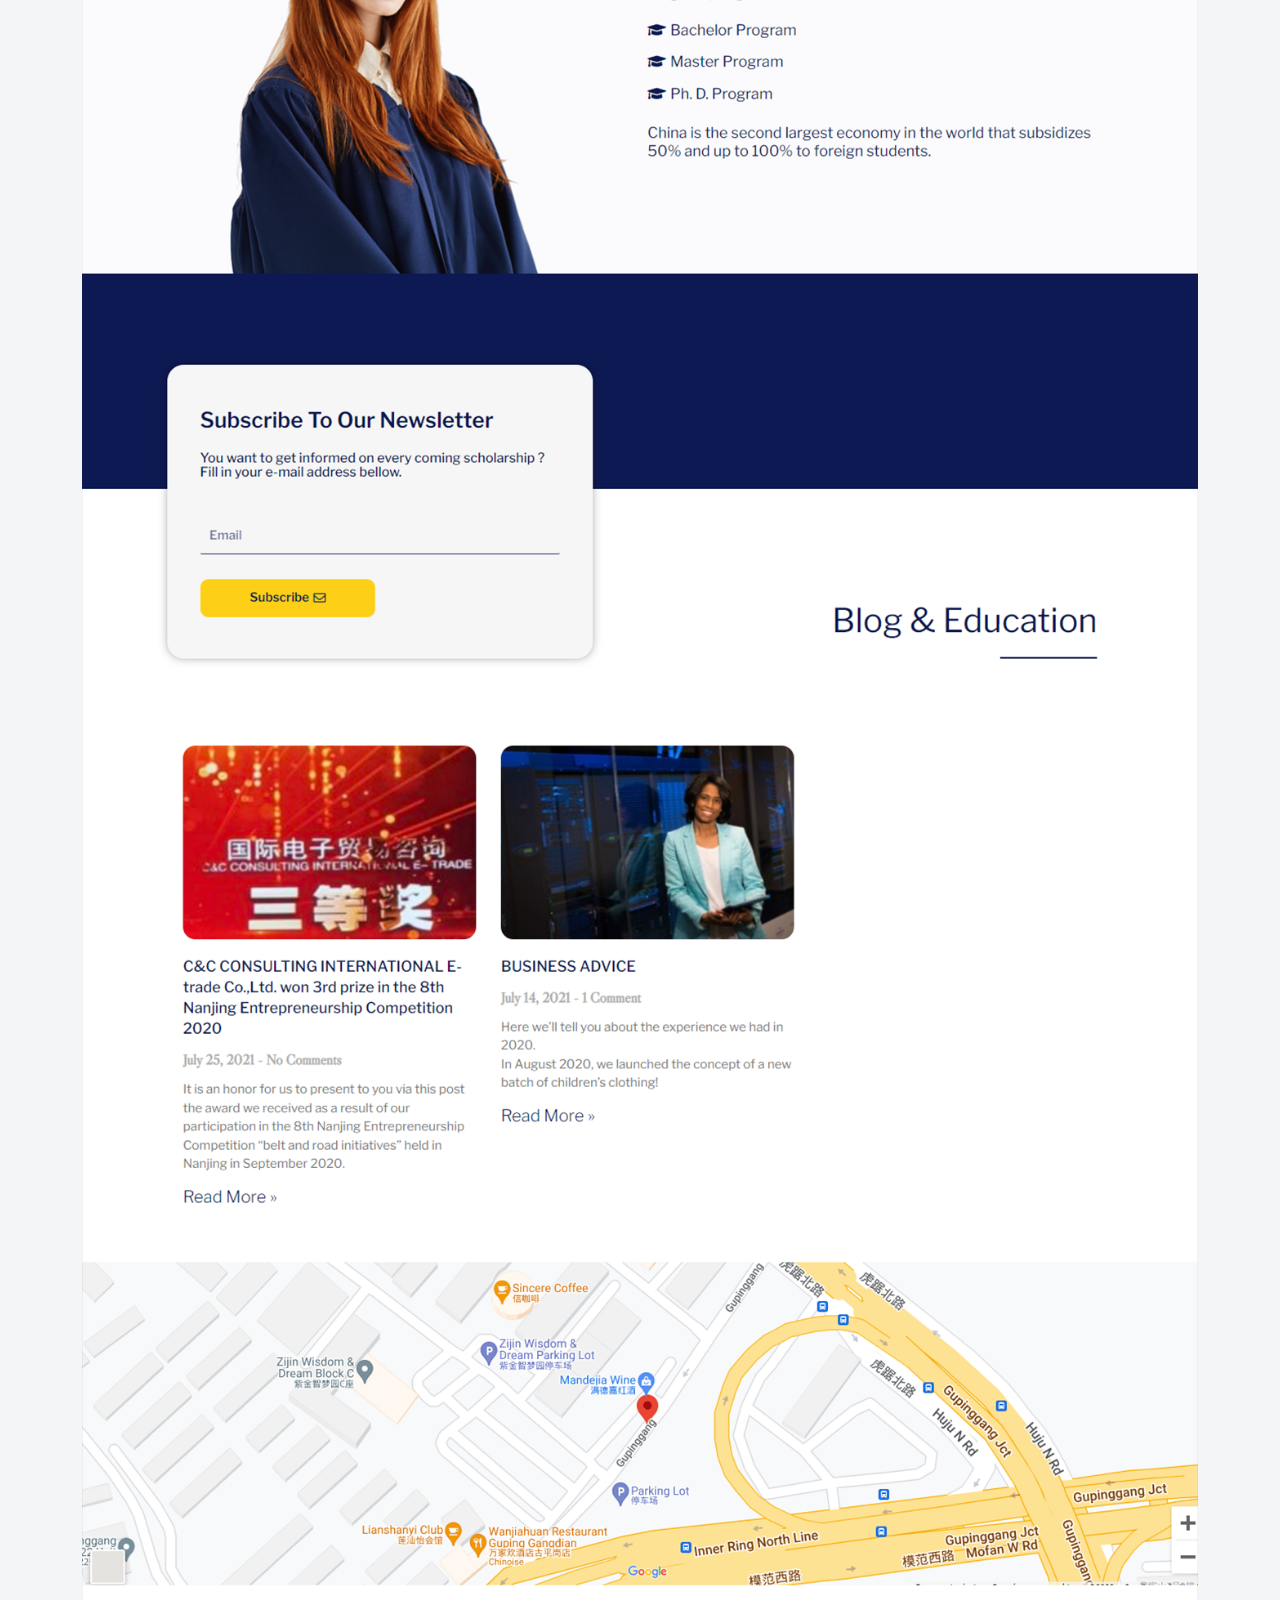
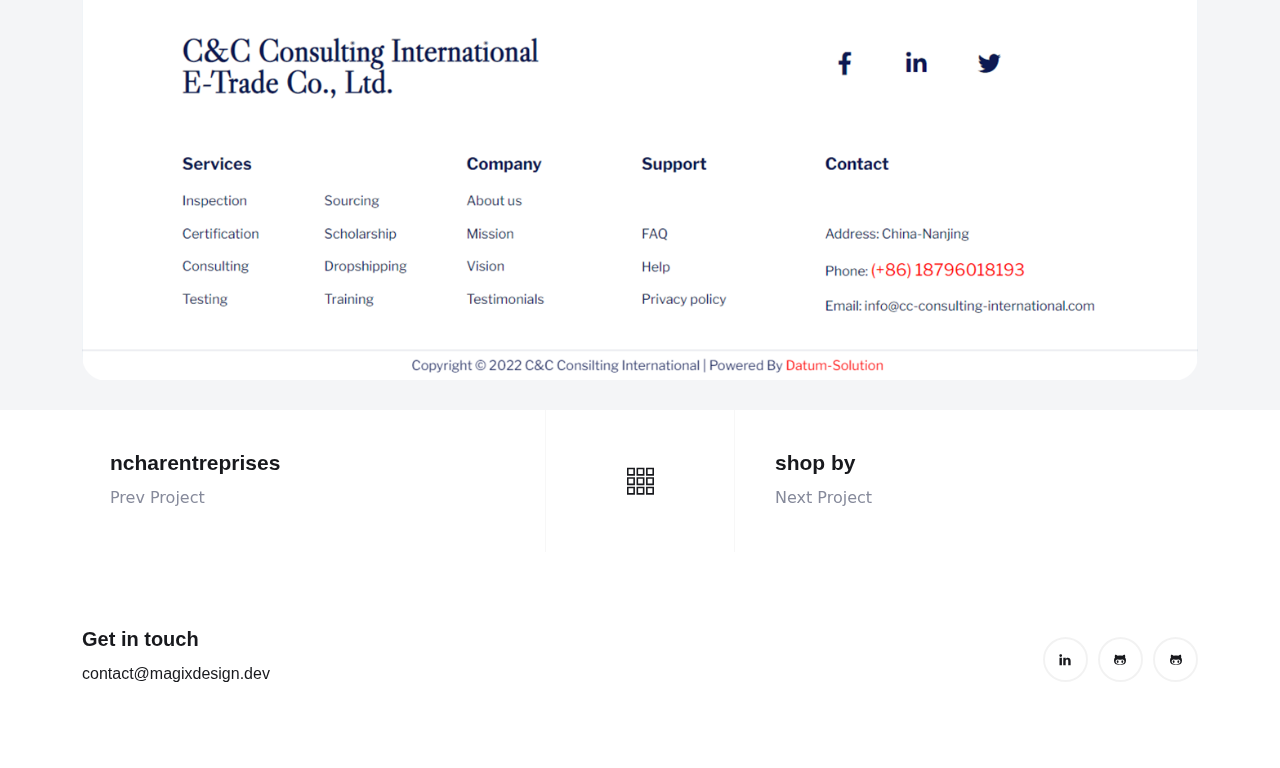
<file: portfolio-3.html>
<!DOCTYPE html>
<html lang="en">

<head>
    <meta charset="utf-8">
    <meta http-equiv="X-UA-Compatible" content="IE=edge">
    <meta name="viewport" content="width=device-width, initial-scale=1">
    <title>Donald Magoua | Portfolio </title>
    <link rel="icon" type="image/png" href="images/favicon.png" />
    <link rel="stylesheet"
        href="https://fonts.googleapis.com/css2?family=Syne:wght@400;500;600;700;800&amp;display=swap">
    <link rel="stylesheet" href="css/plugins.css" />
    <link rel="stylesheet" href="css/style.css">

    <!-- Google tag (gtag.js) -->
    <script async src="https://www.googletagmanager.com/gtag/js?id=G-B72MM48CZ2"></script>
    <script>
        window.dataLayer = window.dataLayer || [];
        function gtag() { dataLayer.push(arguments); }
        gtag('js', new Date());

        gtag('config', 'G-B72MM48CZ2');
    </script>

    <!-- Weglot website tranlation -->
    <script type="text/javascript" src="https://cdn.weglot.com/weglot.min.js"></script>
    <script>
        Weglot.initialize({
            api_key: 'wg_665bd7fe655d1bf8611fd798a80f08c45'
        });
    </script>
</head>

<body>
    <!-- Preloader -->
    <div class="preloader-bg"></div>
    <div id="preloader">
        <div id="preloader-status">
            <div class="preloader-position loader"> <span></span> </div>
        </div>
    </div>
    <!-- Cursor -->
    <div class="cursor js-cursor"></div>
    <!-- Menu -->
    <nav class="nilsbrown-menu" id="nilsbrown-navbar-spy">
        <div class="nilsbrown-menu-inner" id="nilsbrown-navbar">
            <ul class="list-unstyled">
                <li><a href="index.html">Home</a></li>
                <li><a href="index.html#portfolio">Portfolio</a></li>
                <li><a href="index.html#projects">Projects</a></li>
                <li><a href="contact.html">Contact</a></li>
            </ul>
        </div>
    </nav>
    <!-- Header -->
    <header class="nilsbrown-header">
        <div class="container">
            <div class="row align-items-center">
                <!-- Logo -->
                <div class="col-8 col-md-8">
                    <div class="logo-wrap">
                        <a href="index.html">
                            <div class="logo">
                                <img src="images/logo-dark.png" alt="">
                            </div>
                        </a>
                    </div>
                </div>
                <!-- Menu Burger -->
                <div id="mobile-menu" class="col-4 col-md-4 text-right nilsbrown-menu-burger-wrap">
                    <a href="#" class="nilsbrown-nav-toggle nilsbrown-js-nav-toggle"><i></i></a>
                </div>
                <!-- Desktop menu  -->
                <div id="desktop-menu" class="col-4 col-md-4 float-right">
                    <ul>
                        <li><a href="index.html">Home</a></li>
                        <li><a href="index.html#portfolio">Portfolio</a></li>
                        <li><a href="index.html#projects">Projects</a></li>
                        <li><a href="contact.html">Contact</a></li>
                    </ul>
                </div>
            </div>
        </div>
    </header>
    <!-- Portfolio Page  -->
    <section class="section-padding portfolio-page">
        <div class="container">
            <div class="row">
                <div class="col-md-6">
                    <!-- Project description -->
                    <div class="mb-45">
                        <h6 class="wow" data-splitting>Web Design & Development</h6>
                        <h1 class="wow grey-filter-property" data-splitting>Showcase Website </h1>
                    </div>
                    <div>
                        <!-- <p class="wow fadeInUp" data-wow-delay=".3s">Pellentesque magna magna semper dapibus felis neca aliuen risus. Pellentesque habitant morbi tristique senectus et netus malesuada fames ac turpis egestas.</p>
                        <p class="wow fadeInUp" data-wow-delay=".6s">Nullam ac dui eget turpis pulvinar porta et et libero. Mauris hendrerit justo ac lorem pellentesque dictum.</p> -->
                    </div>
                </div>
                <div class="col-md-4 offset-md-1 mt-160">
                    <!-- <h6 class="wow" data-splitting>Design</h6>
                    <h1 class="wow" data-splitting>Lab. 001</h1>
                    <p class="mt-45 wow fadeInUp" data-wow-delay=".1s">Pellentesque magna magna semper dapibus felis necatin aliuen risus. Pellentesque habitant morbi tristique senectus the netuse malesuada nullam ac lorem miss the duru.</p> -->
                    <div class="row">
                        <div class="col-md-6">
                            <p class="wow fadeInUp" data-wow-delay=".3s"><span>Client :</span> CC Consulting
                                International E-Trade Co., Ltd</p>
                        </div>
                        <div class="col-md-6">
                            <p class="wow fadeInUp" data-wow-delay=".2s"><span>Date :</span> 23 Dec 2022</p>
                        </div>
                    </div>
                    <p class="wow fadeInUp" data-wow-delay=".3s"><span>Technologies :</span>Wordpress, ellementor, CSS3,
                        Photoshop, Illustrator</p>
                    <div class="btn-wrap wow fadeInUp text-left mt-45" data-wow-delay=".9s">
                        <div class="btn-link"> <a href="https://cc-consulting-international.com/" target="_blank">Live website <i
                                    class="ti-arrow-top-right"></i> </a> <span
                                class="btn-block color1 animation-bounce"></span> </div>
                    </div>
                </div>
            </div>
        </div>
    </section>
    <!-- Portfolio images  -->
    <section class="post-page">
        <div class="container">
            <div class="row">
                <div class="col-md-12"> <img src="images/portfolio/3-heading.jpg" class="mb-30 img-fluid" alt="">
                    <div class="col-md-12"> <img src="images/portfolio/3-heading-2.jpg" class="mb-30 img-fluid" alt="">
                        <div class="col-md-12"> <img src="images/portfolio/3-full.png" class="mb-30 img-fluid" alt="">
                            <!-- <div class="row">
                        <div class="col-md-6">
                            <div class="vid-area mb-30">
                                <div class="vid-icon"> <img src="images/blog/2.jpg" alt="YouTube">
                                    <a class="video-gallery-button vid" href="https://youtu.be/kffBEgn-IiU"> <span class="video-gallery-polygon">
                                            <i class="ti-control-play"></i>
                                        </span> </a>
                                </div>
                            </div>
                        </div>
                        <div class="col-md-6">
                            <div class="vid-area mb-30">
                                <div class="vid-icon"> <img src="images/blog/1.jpg" alt="YouTube">
                                    <a class="video-gallery-button vid" href="https://youtu.be/kffBEgn-IiU"> <span class="video-gallery-polygon">
                                            <i class="ti-control-play"></i>
                                        </span> </a>
                                </div>
                            </div>
                        </div>
                    </div> -->
                        </div>
                    </div>
                </div>
    </section>
    <!-- Next & Prev -->
    <section class="nex-prv">
        <div class="container">
            <div class="row">
                <div class="col-md-5 rest">
                    <div class="prv">
                        <div class="img bg-img" data-background="images/portfolio/9.jpg">
                            <div class="text-left ontop">
                                <h5>ncharentreprises</h5> <span class="sub-title mb-0 mt-10"><a
                                        href="portfolio-2.html">Prev Project</a></span>
                            </div>
                            <div class="overly"></div>
                        </div>
                    </div>
                </div>
                <div class="col-md-2 text-center rest">
                    <a href="portfolio.html" class="all-works d-flex align-items-center"> <span
                            class="icon full-width ti-layout-grid3"></span> </a>
                </div>
                <div class="col-md-5 rest">
                    <div class="nxt">
                        <div class="img bg-img" data-background="images/portfolio/4.jpg">
                            <div class="text-right ontop">
                                <h5>shop by</h5> <span class="sub-title mb-0 mt-10"><a href="portfolio-4.html">Next
                                        Project</a></span>
                            </div>
                            <div class="overly"></div>
                        </div>
                    </div>
                </div>
            </div>
        </div>
    </section>
    <!-- Footer -->
    <footer class="nilsbrown-footer-section">
        <div class="container">
            <div class="row">
                <div class="col-md-4">
                    <h5>Get in touch</h5>
                    <p><a href="mailto:contact@magixdesign.com">contact@magixdesign.dev</a></p>
                </div>
                <div class="col-md-4">
                    <!-- <h5>Locations</h5>
                    <p>San Francisco — California</p> -->
                </div>
                <div class="col-md-4">
                    <ul class="nilsbrown-footer-social-link float-right">
                        <!-- <li><a href="index.html#"><i class="ti-dribbble"></i></a></li>
                        <li><a href="index.html#"><i class="ti-instagram"></i></a></li>
                        <li><a href="index.html#"><i class="ti-skype"></i></a></li> -->
                        <li><a target="_blank" href="http://www.linkedin.com/donald-magoua"><i
                                    class="ti-linkedin"></i></a></li>
                        <li><a target="_blank" href="https://github.com/Donaldmag/"><i class="ti-github"></i></a></li>
                        <li><a target="_blank" href="https://gitlab.com/magdonald/"><i class="ti-github"></i></a></li>
                    </ul>
                </div>
            </div>
        </div>
    </footer>
    <!-- jQuery -->
    <script src="js/plugins/jquery-3.6.0.min.js"></script>
    <script src="js/plugins/bootstrap.min.js"></script>
    <script src="js/plugins/owl.carousel.min.js"></script>
    <script src="js/plugins/jquery.magnific-popup.min.js"></script>
    <script src="js/plugins/YouTubePopUp.js"></script>
    <script src="js/plugins/jquery.easing.1.3.js"></script>
    <script src="js/plugins/smooth-scroll.min.js"></script>
    <script src="js/plugins/wow.js"></script>
    <script src="js/custom.js"></script>
</body>

</html>
</file>
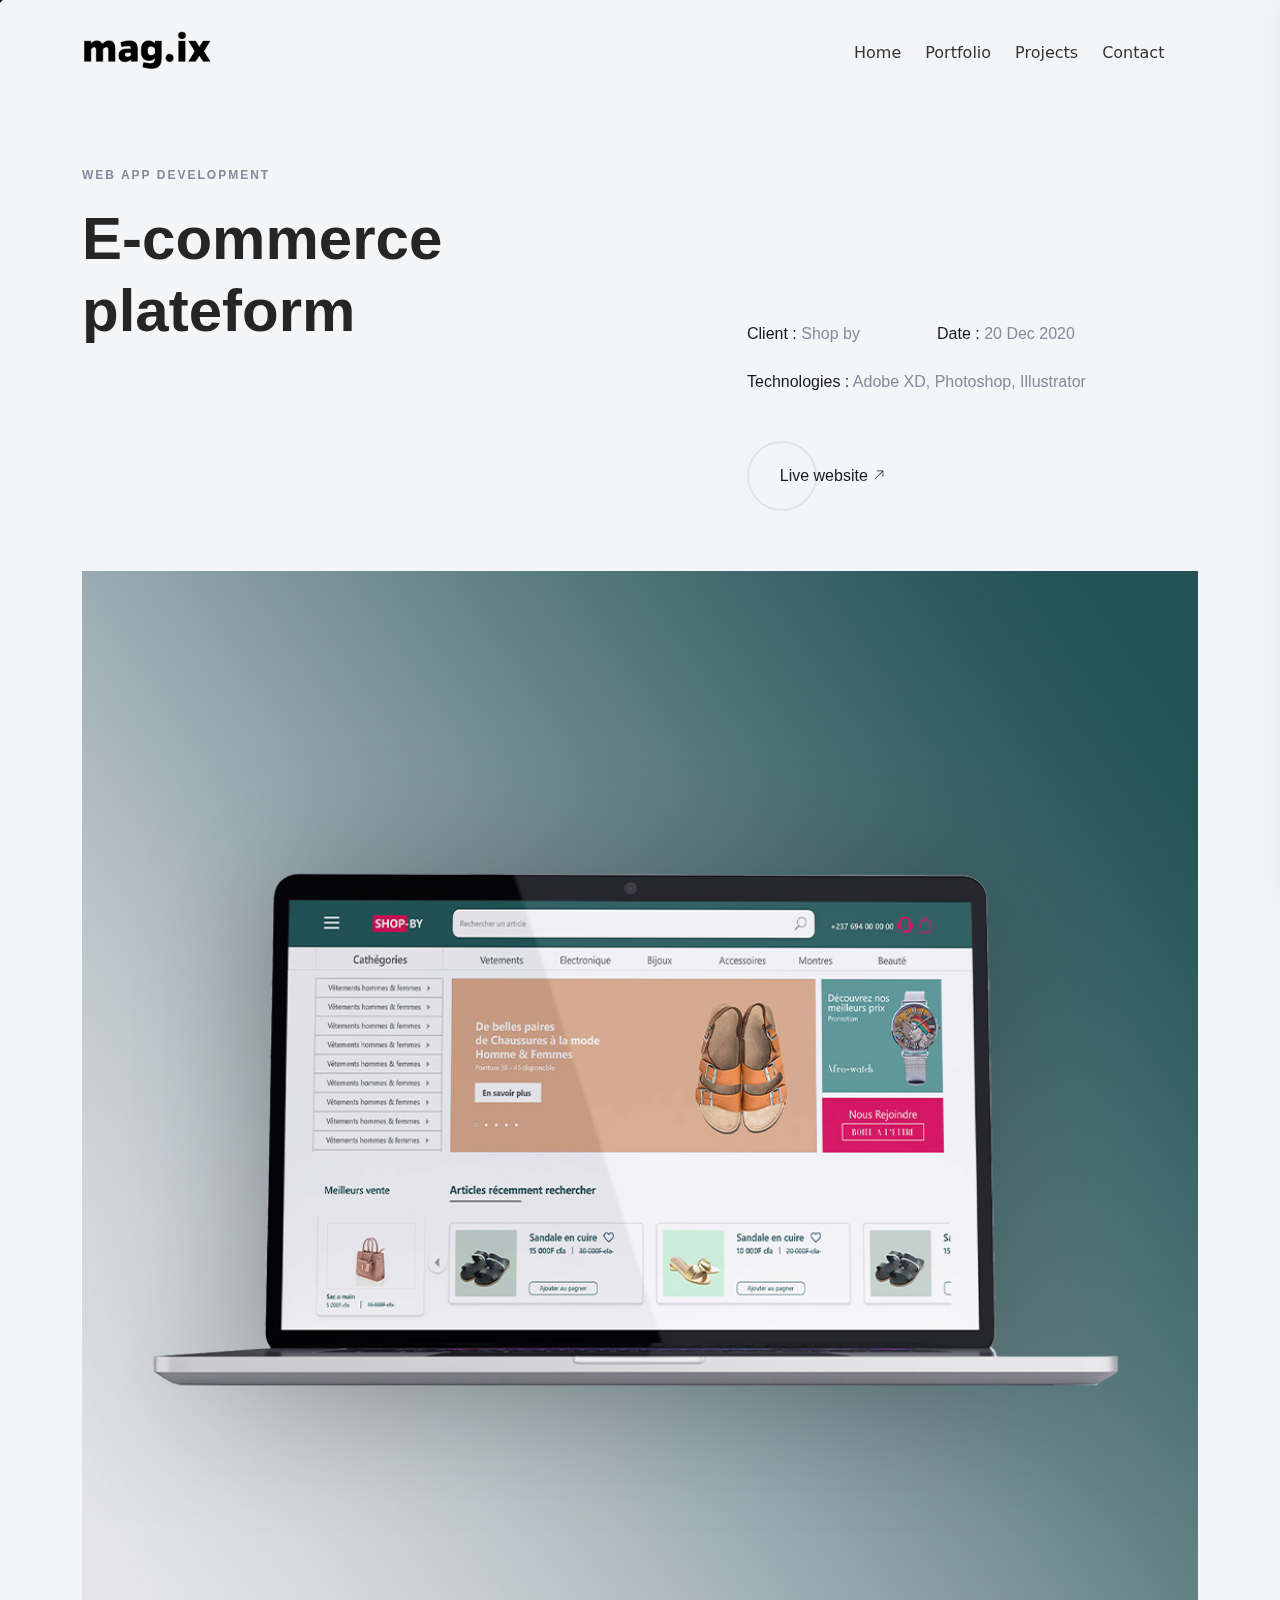
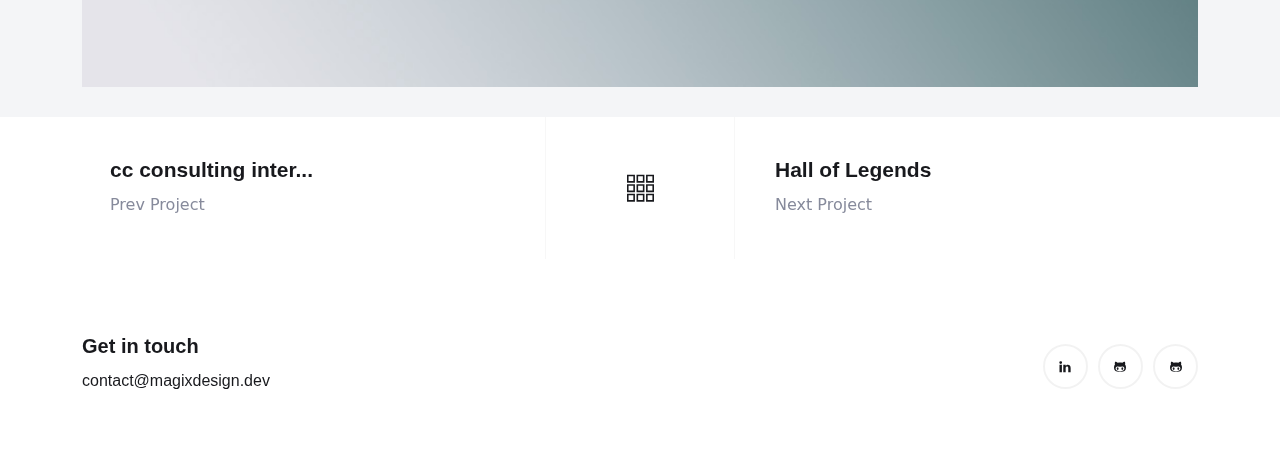
<file: portfolio-4.html>
<!DOCTYPE html>
<html lang="en">

<head>
    <meta charset="utf-8">
    <meta http-equiv="X-UA-Compatible" content="IE=edge">
    <meta name="viewport" content="width=device-width, initial-scale=1">
    <title>Donald Magoua | Portfolio </title>
    <link rel="icon" type="image/png" href="images/favicon.png" />
    <link rel="stylesheet" href="https://fonts.googleapis.com/css2?family=Syne:wght@400;500;600;700;800&amp;display=swap">
    <link rel="stylesheet" href="css/plugins.css" />
    <link rel="stylesheet" href="css/style.css">

     <!-- Google tag (gtag.js) -->
     <script async src="https://www.googletagmanager.com/gtag/js?id=G-B72MM48CZ2"></script>
     <script>
     window.dataLayer = window.dataLayer || [];
     function gtag(){dataLayer.push(arguments);}
     gtag('js', new Date());
 
     gtag('config', 'G-B72MM48CZ2');
     </script>
     
     <!-- Weglot website tranlation -->
     <script type="text/javascript" src="https://cdn.weglot.com/weglot.min.js"></script>
     <script>
         Weglot.initialize({
             api_key: 'wg_665bd7fe655d1bf8611fd798a80f08c45'
         });
     </script>
</head>

<body>
    <!-- Preloader -->
	<div class="preloader-bg"></div>
	<div id="preloader">
		<div id="preloader-status">
			<div class="preloader-position loader"> <span></span> </div>
		</div>
	</div>
    <!-- Cursor -->
    <div class="cursor js-cursor"></div>
    <!-- Menu -->
    <nav class="nilsbrown-menu" id="nilsbrown-navbar-spy">
        <div class="nilsbrown-menu-inner" id="nilsbrown-navbar">
            <ul class="list-unstyled">
                <li><a href="index.html">Home</a></li>
                <li><a href="index.html#portfolio">Portfolio</a></li>
                <li><a href="index.html#projects">Projects</a></li>
                <li><a href="contact.html">Contact</a></li>
            </ul>
        </div>
    </nav>
    <!-- Header -->
    <header class="nilsbrown-header">
        <div class="container">
            <div class="row align-items-center">
                <!-- Logo -->
                <div class="col-8 col-md-8">
                    <div class="logo-wrap">
                        <a href="index.html">
                            <div class="logo">
                                <img src="images/logo-dark.png" alt="">
                            </div>
                        </a>
                    </div>
                </div>
                <!-- Menu Burger -->
                <div id="mobile-menu" class="col-4 col-md-4 text-right nilsbrown-menu-burger-wrap"> 
                    <a href="#" class="nilsbrown-nav-toggle nilsbrown-js-nav-toggle"><i></i></a> 
                </div>
                <!-- Desktop menu  -->
                <div id="desktop-menu" class="col-4 col-md-4 float-right">
                    <ul>
                        <li><a href="index.html">Home</a></li>
                        <li><a href="index.html#portfolio">Portfolio</a></li>
                        <li><a href="index.html#projects">Projects</a></li>
                        <li><a href="contact.html">Contact</a></li>
                    </ul>
                </div>                              
            </div>
        </div>
    </header>
    <!-- Portfolio Page  -->
    <section class="section-padding portfolio-page">
        <div class="container">
            <div class="row">
                <div class="col-md-6">
                    <!-- Project description -->
                    <div class="mb-45">
                        <h6 class="wow" data-splitting>Web App Development</h6>
                        <h1 class="wow grey-filter-property" data-splitting>E-commerce plateform</h1>
                    </div>
                    <div>
                        <!-- <p class="wow fadeInUp" data-wow-delay=".3s">Pellentesque magna magna semper dapibus felis neca aliuen risus. Pellentesque habitant morbi tristique senectus et netus malesuada fames ac turpis egestas.</p>
                        <p class="wow fadeInUp" data-wow-delay=".6s">Nullam ac dui eget turpis pulvinar porta et et libero. Mauris hendrerit justo ac lorem pellentesque dictum.</p> -->
                    </div>
                </div> 
                <div class="col-md-4 offset-md-1 mt-160">
                    <!-- <h6 class="wow" data-splitting>Design</h6>
                    <h1 class="wow" data-splitting>Lab. 001</h1>
                    <p class="mt-45 wow fadeInUp" data-wow-delay=".1s">Pellentesque magna magna semper dapibus felis necatin aliuen risus. Pellentesque habitant morbi tristique senectus the netuse malesuada nullam ac lorem miss the duru.</p> -->
                    <div class="row">
                        <div class="col-md-6">
                            <p class="wow fadeInUp" data-wow-delay=".3s"><span>Client :</span> Shop by</p>
                        </div>                   
                        <div class="col-md-6">
                            <p class="wow fadeInUp" data-wow-delay=".2s"><span>Date :</span> 20 Dec 2020</p>
                        </div>                   
                    </div>
                    <p class="wow fadeInUp" data-wow-delay=".3s"><span>Technologies :</span> Adobe XD, Photoshop, Illustrator</p>
                    <div class="btn-wrap wow fadeInUp text-left mt-45" data-wow-delay=".9s">
                        <div class="btn-link"> <a href="https://www.shop-by.com" target="_blank">Live website <i class="ti-arrow-top-right"></i> </a> <span class="btn-block color1 animation-bounce"></span> </div>
                    </div>
                </div>
            </div>
        </div>
    </section>
    <!-- Portfolio images  -->
    <section class="post-page">
        <div class="container">
            <div class="row">
                <div class="col-md-12"> <img src="images/portfolio/4.jpg" class="mb-30 img-fluid" alt="">
                <!-- <div class="col-md-12"> <img src="images/portfolio/5-heading-2.png" class="mb-30 img-fluid" alt="">
                <div class="col-md-12"> <img src="images/portfolio/5-full.jpg" class="mb-30 img-fluid" alt=""> -->
                    <!-- <div class="row">
                        <div class="col-md-6">
                            <div class="vid-area mb-30">
                                <div class="vid-icon"> <img src="images/blog/2.jpg" alt="YouTube">
                                    <a class="video-gallery-button vid" href="https://youtu.be/kffBEgn-IiU"> <span class="video-gallery-polygon">
                                            <i class="ti-control-play"></i>
                                        </span> </a>
                                </div>
                            </div>
                        </div>
                        <div class="col-md-6">
                            <div class="vid-area mb-30">
                                <div class="vid-icon"> <img src="images/blog/1.jpg" alt="YouTube">
                                    <a class="video-gallery-button vid" href="https://youtu.be/kffBEgn-IiU"> <span class="video-gallery-polygon">
                                            <i class="ti-control-play"></i>
                                        </span> </a>
                                </div>
                            </div>
                        </div>
                    </div> -->
                </div>
            </div>
        </div>
    </section>
    <!-- Next & Prev -->
    <section class="nex-prv">
        <div class="container">
            <div class="row">
                <div class="col-md-5 rest">
                    <div class="prv">
                        <div class="img bg-img" data-background="images/portfolio/9.jpg">
                            <div class="text-left ontop">
                                <h5>cc consulting inter...</h5> <span class="sub-title mb-0 mt-10"><a href="portfolio-3.html">Prev Project</a></span>
                            </div>
                            <div class="overly"></div>
                        </div>
                    </div>
                </div>
                <div class="col-md-2 text-center rest">
                    <a href="portfolio.html" class="all-works d-flex align-items-center"> <span class="icon full-width ti-layout-grid3"></span> </a>
                </div>
                <div class="col-md-5 rest">
                    <div class="nxt">
                        <div class="img bg-img" data-background="images/portfolio/4.jpg">
                            <div class="text-right ontop">
                                <h5>Hall of Legends</h5> <span class="sub-title mb-0 mt-10"><a href="portfolio-5.html">Next Project</a></span>
                            </div>
                            <div class="overly"></div>
                        </div>
                    </div>
                </div>
            </div>
        </div>
    </section>
    <!-- Footer -->
    <footer class="nilsbrown-footer-section">
        <div class="container">
            <div class="row">
                <div class="col-md-4">
                    <h5>Get in touch</h5>
                    <p><a href="mailto:contact@magixdesign.com">contact@magixdesign.dev</a></p>
                </div>
                <div class="col-md-4">
                    <!-- <h5>Locations</h5>
                    <p>San Francisco — California</p> -->
                </div>
                <div class="col-md-4">
                    <ul class="nilsbrown-footer-social-link float-right">
                        <!-- <li><a href="index.html#"><i class="ti-dribbble"></i></a></li>
                        <li><a href="index.html#"><i class="ti-instagram"></i></a></li>
                        <li><a href="index.html#"><i class="ti-skype"></i></a></li> -->
                        <li><a target="_blank" href="http://www.linkedin.com/donald-magoua"><i class="ti-linkedin"></i></a></li>
                        <li><a target="_blank" href="https://github.com/Donaldmag/"><i class="ti-github"></i></a></li>
                        <li><a target="_blank" href="https://gitlab.com/magdonald/"><i class="ti-github"></i></a></li>                    </ul>
                </div>
            </div>
        </div>
    </footer>
    <!-- jQuery -->
    <script src="js/plugins/jquery-3.6.0.min.js"></script>
    <script src="js/plugins/bootstrap.min.js"></script>
    <script src="js/plugins/owl.carousel.min.js"></script>
    <script src="js/plugins/jquery.magnific-popup.min.js"></script>
    <script src="js/plugins/YouTubePopUp.js"></script>
    <script src="js/plugins/jquery.easing.1.3.js"></script>
    <script src="js/plugins/smooth-scroll.min.js"></script>
    <script src="js/plugins/wow.js"></script>
    <script src="js/custom.js"></script>
</body>

</html>
</file>
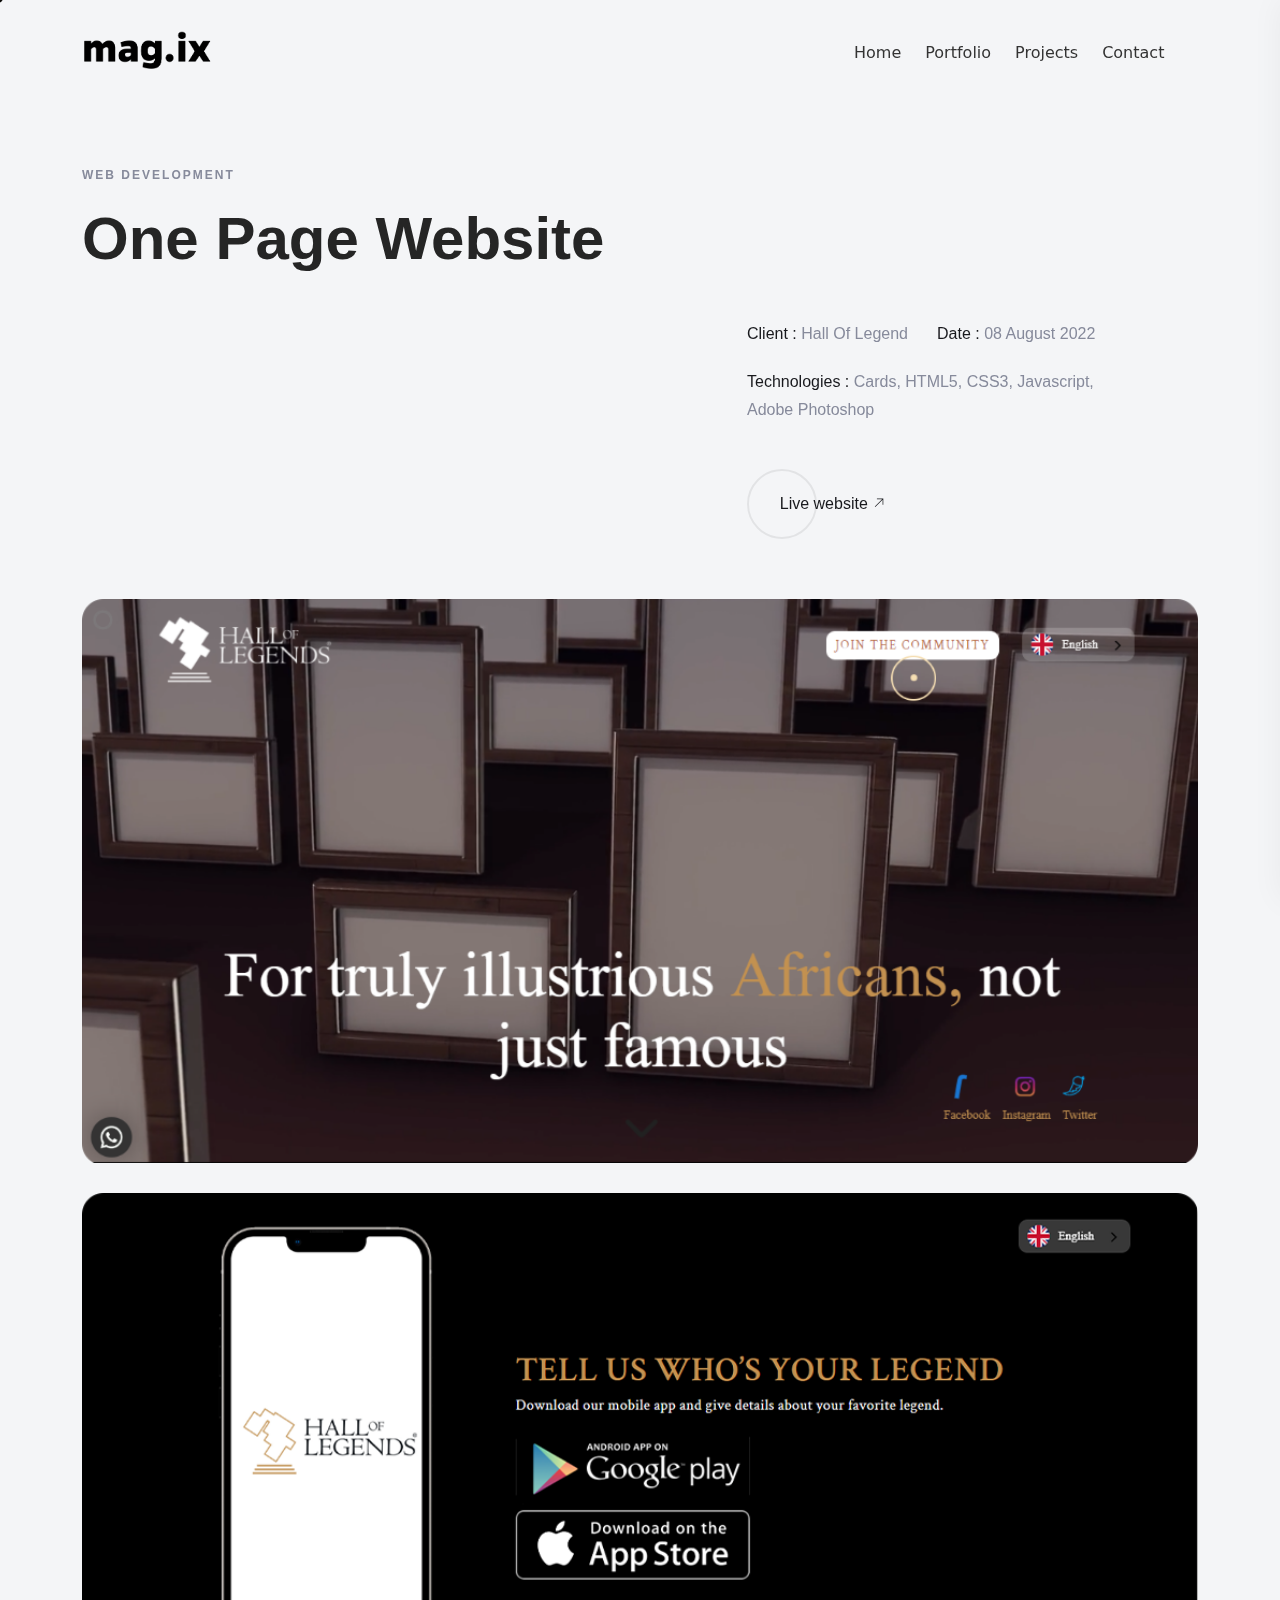
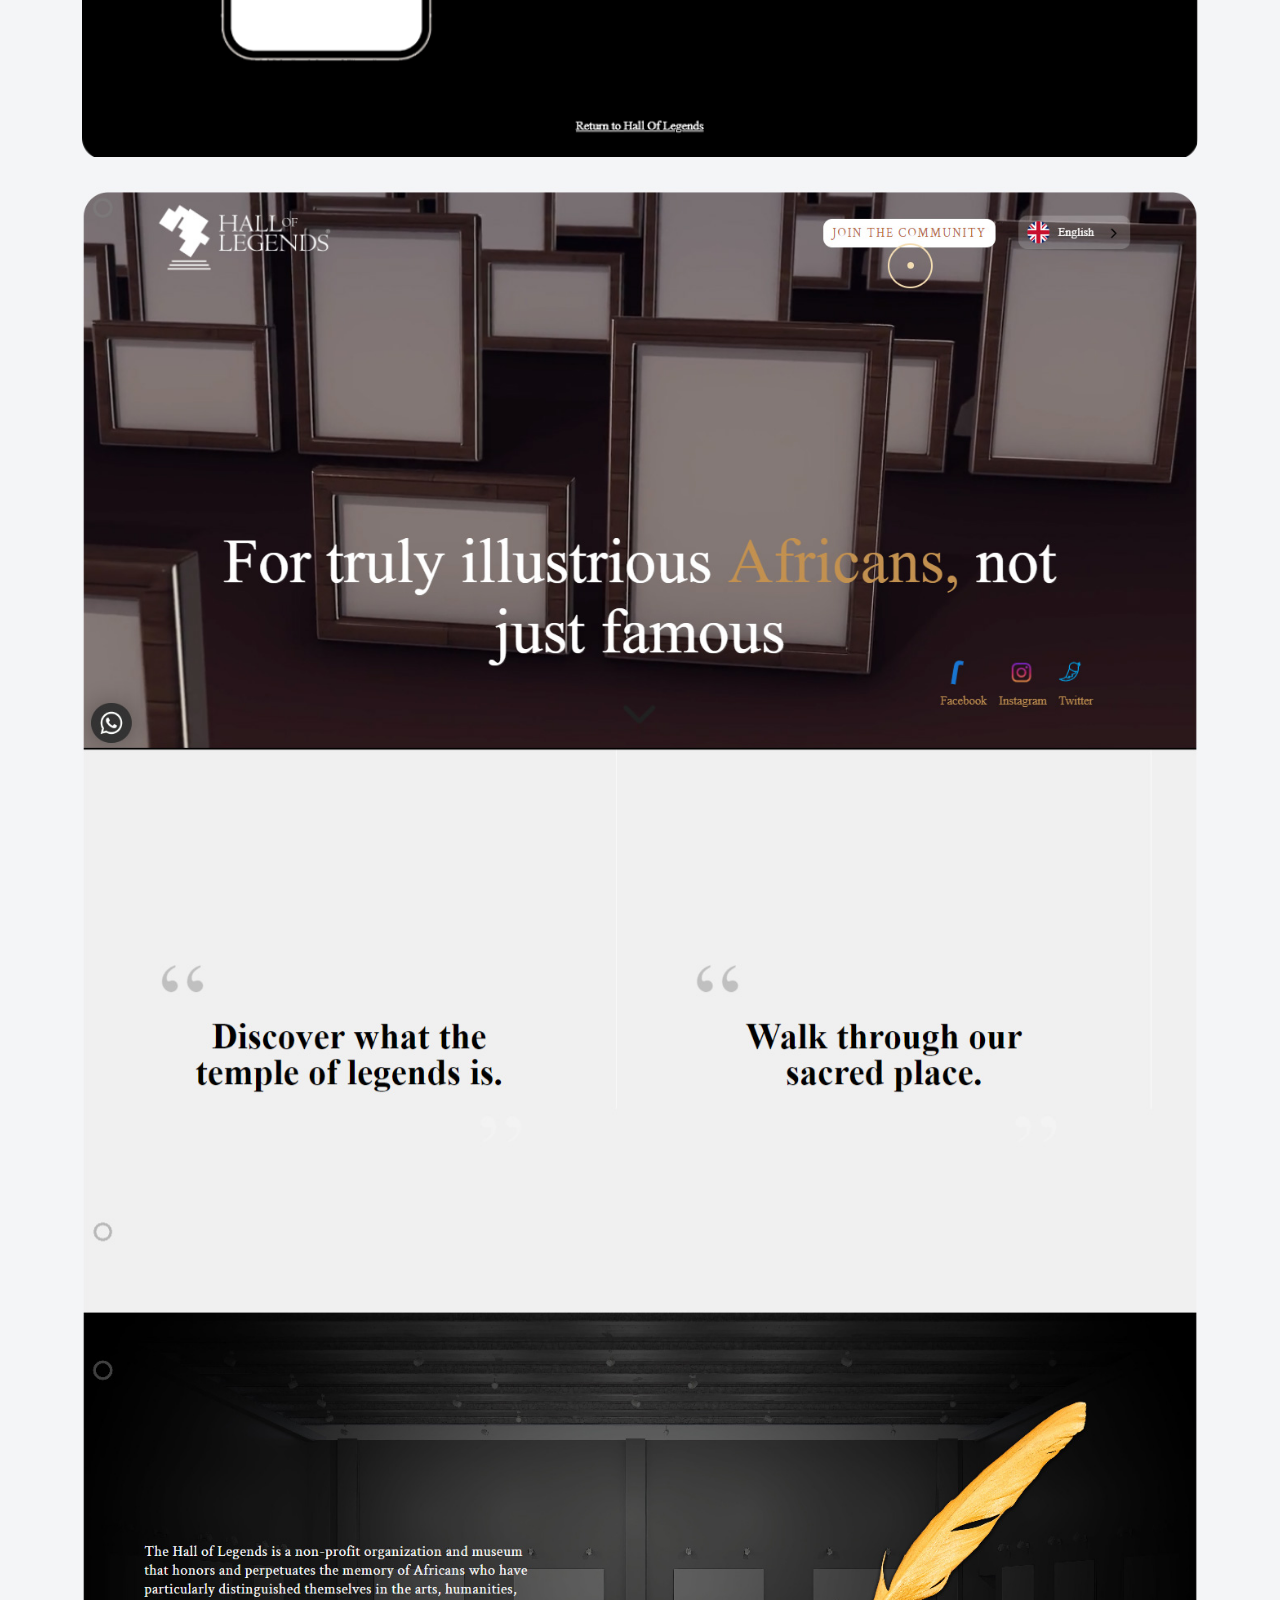
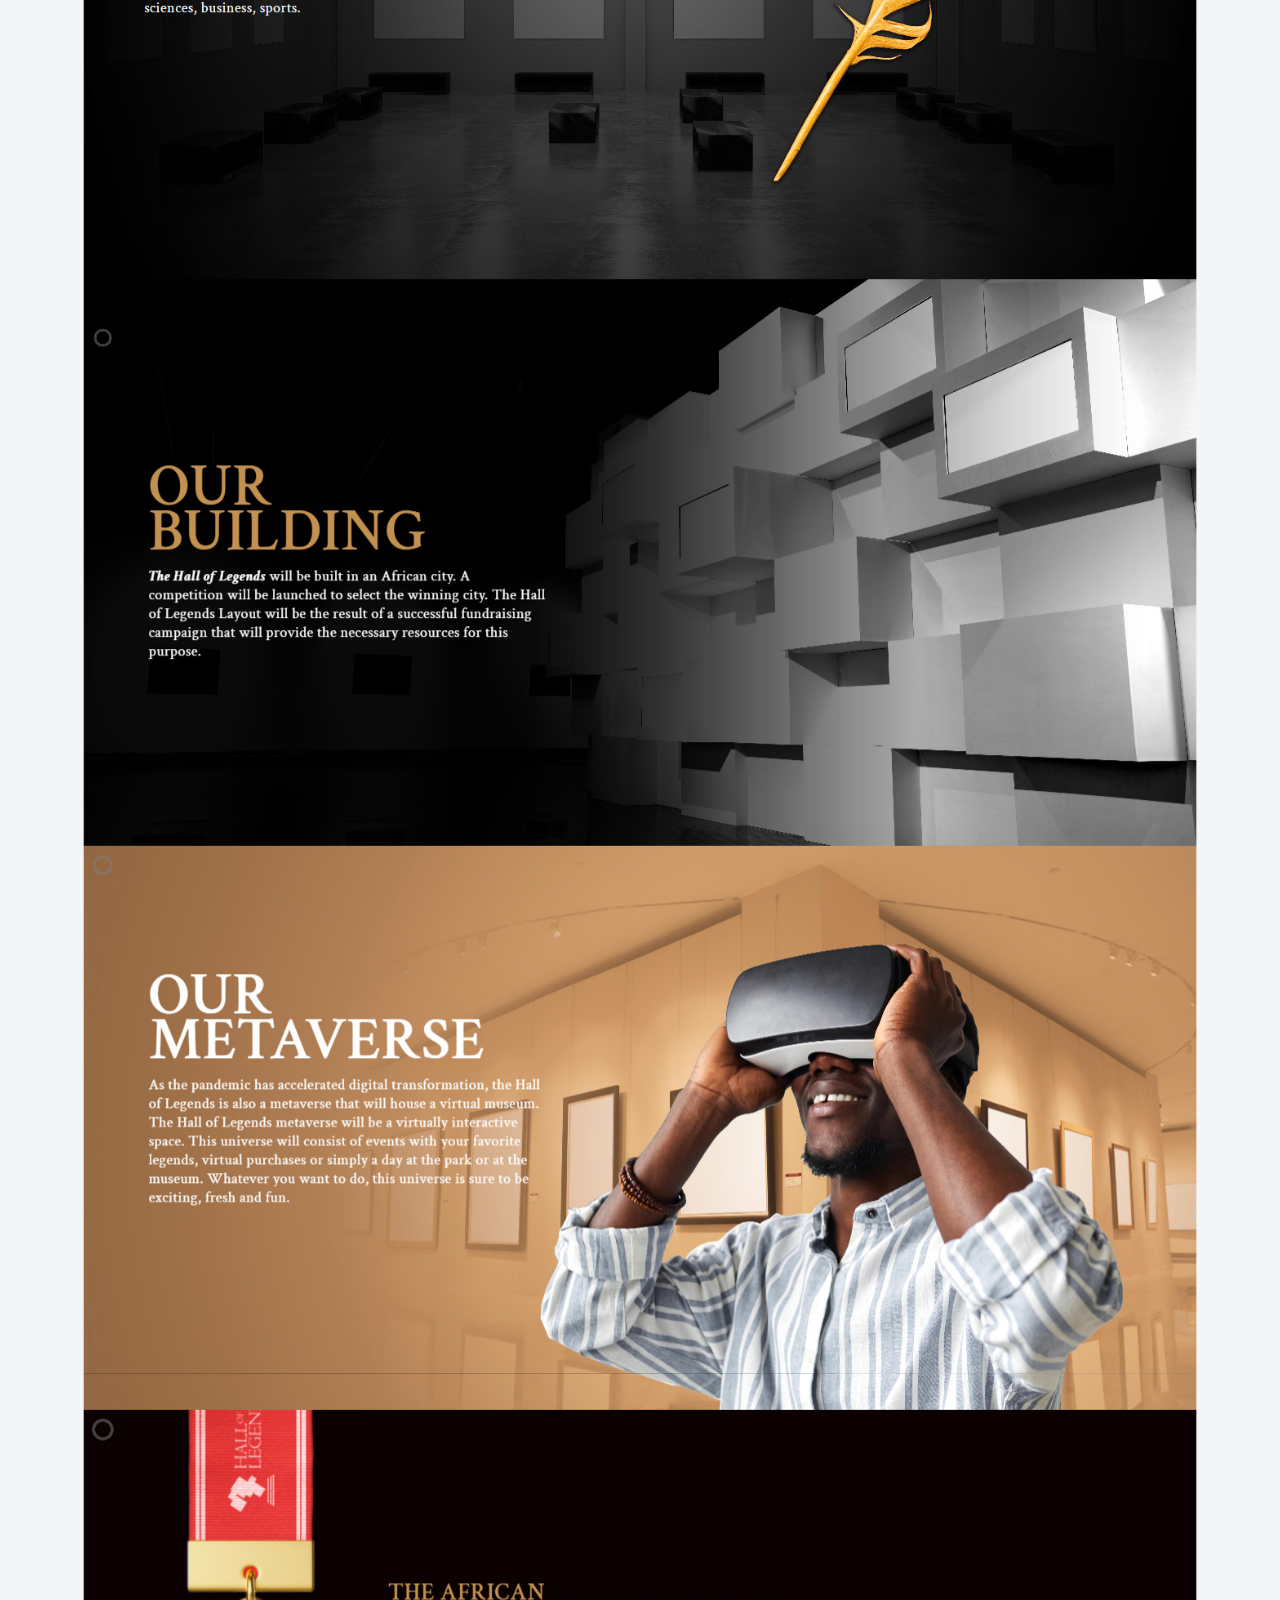
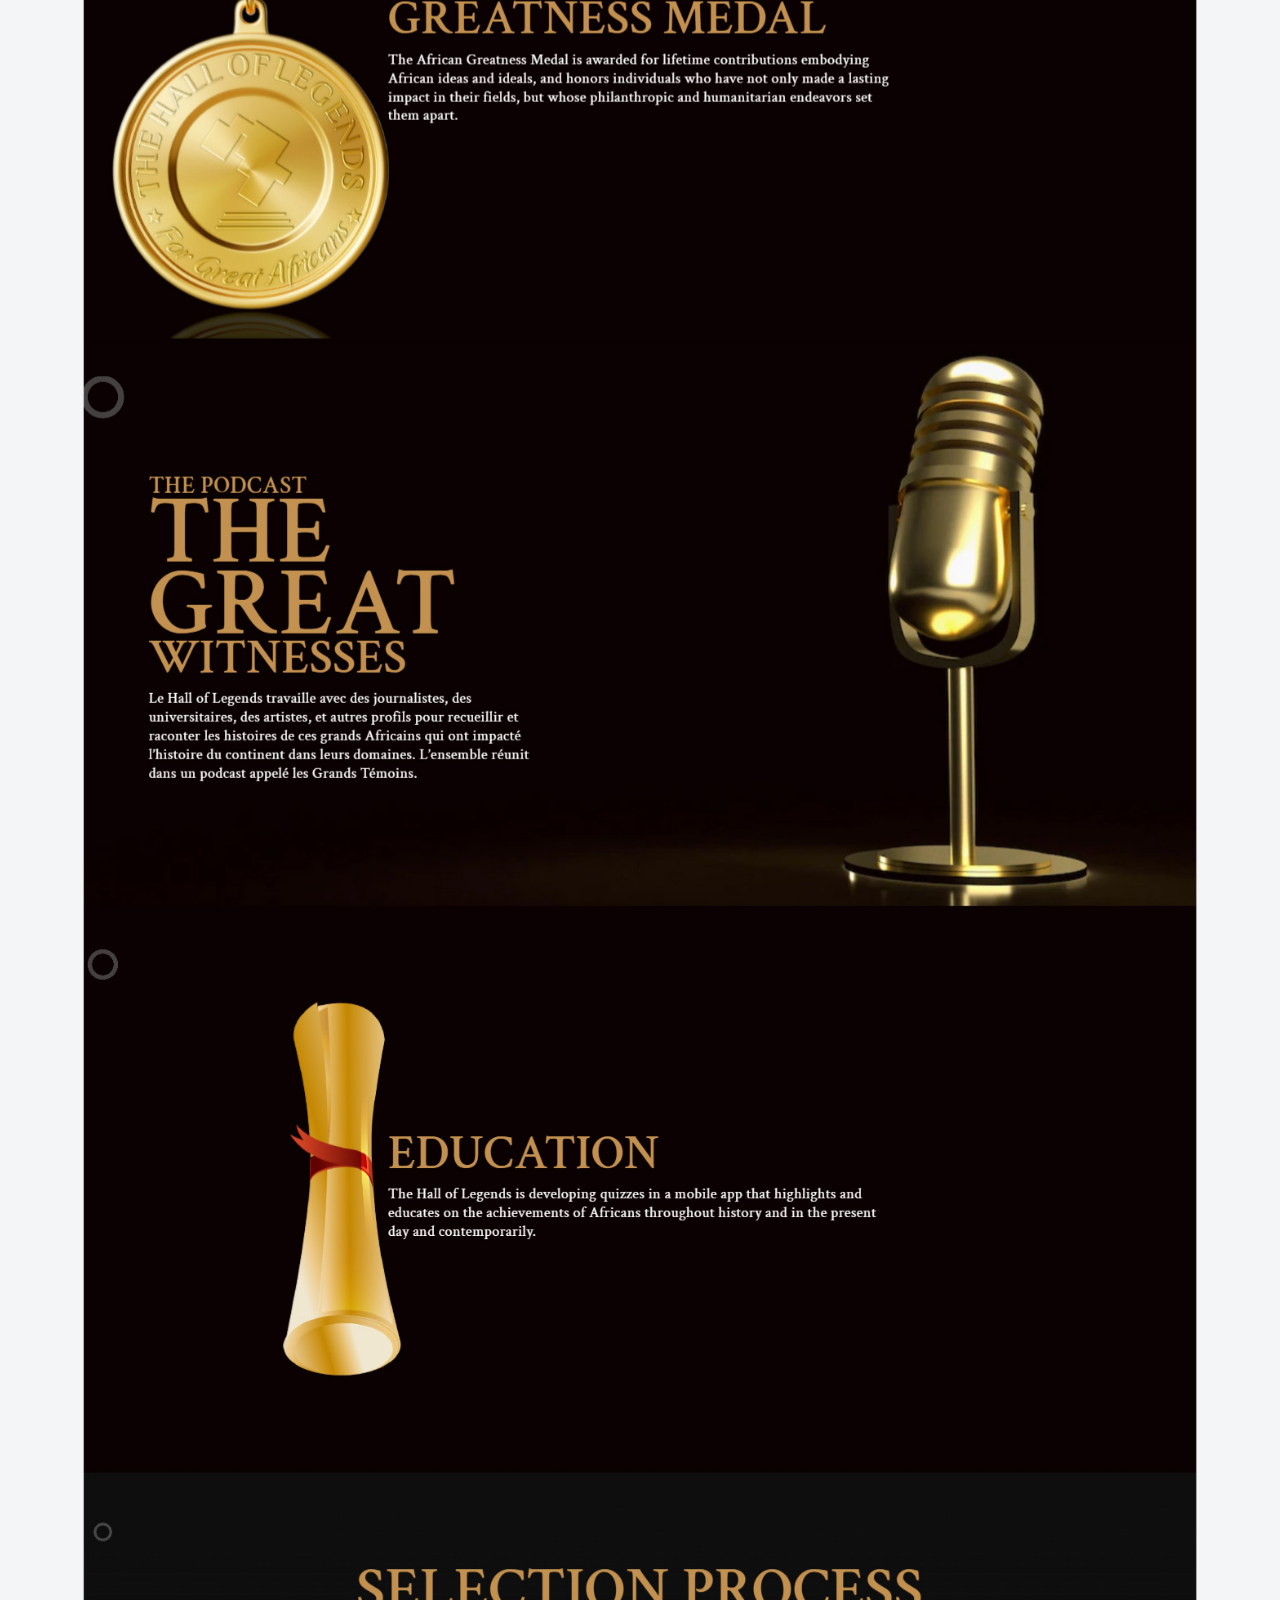
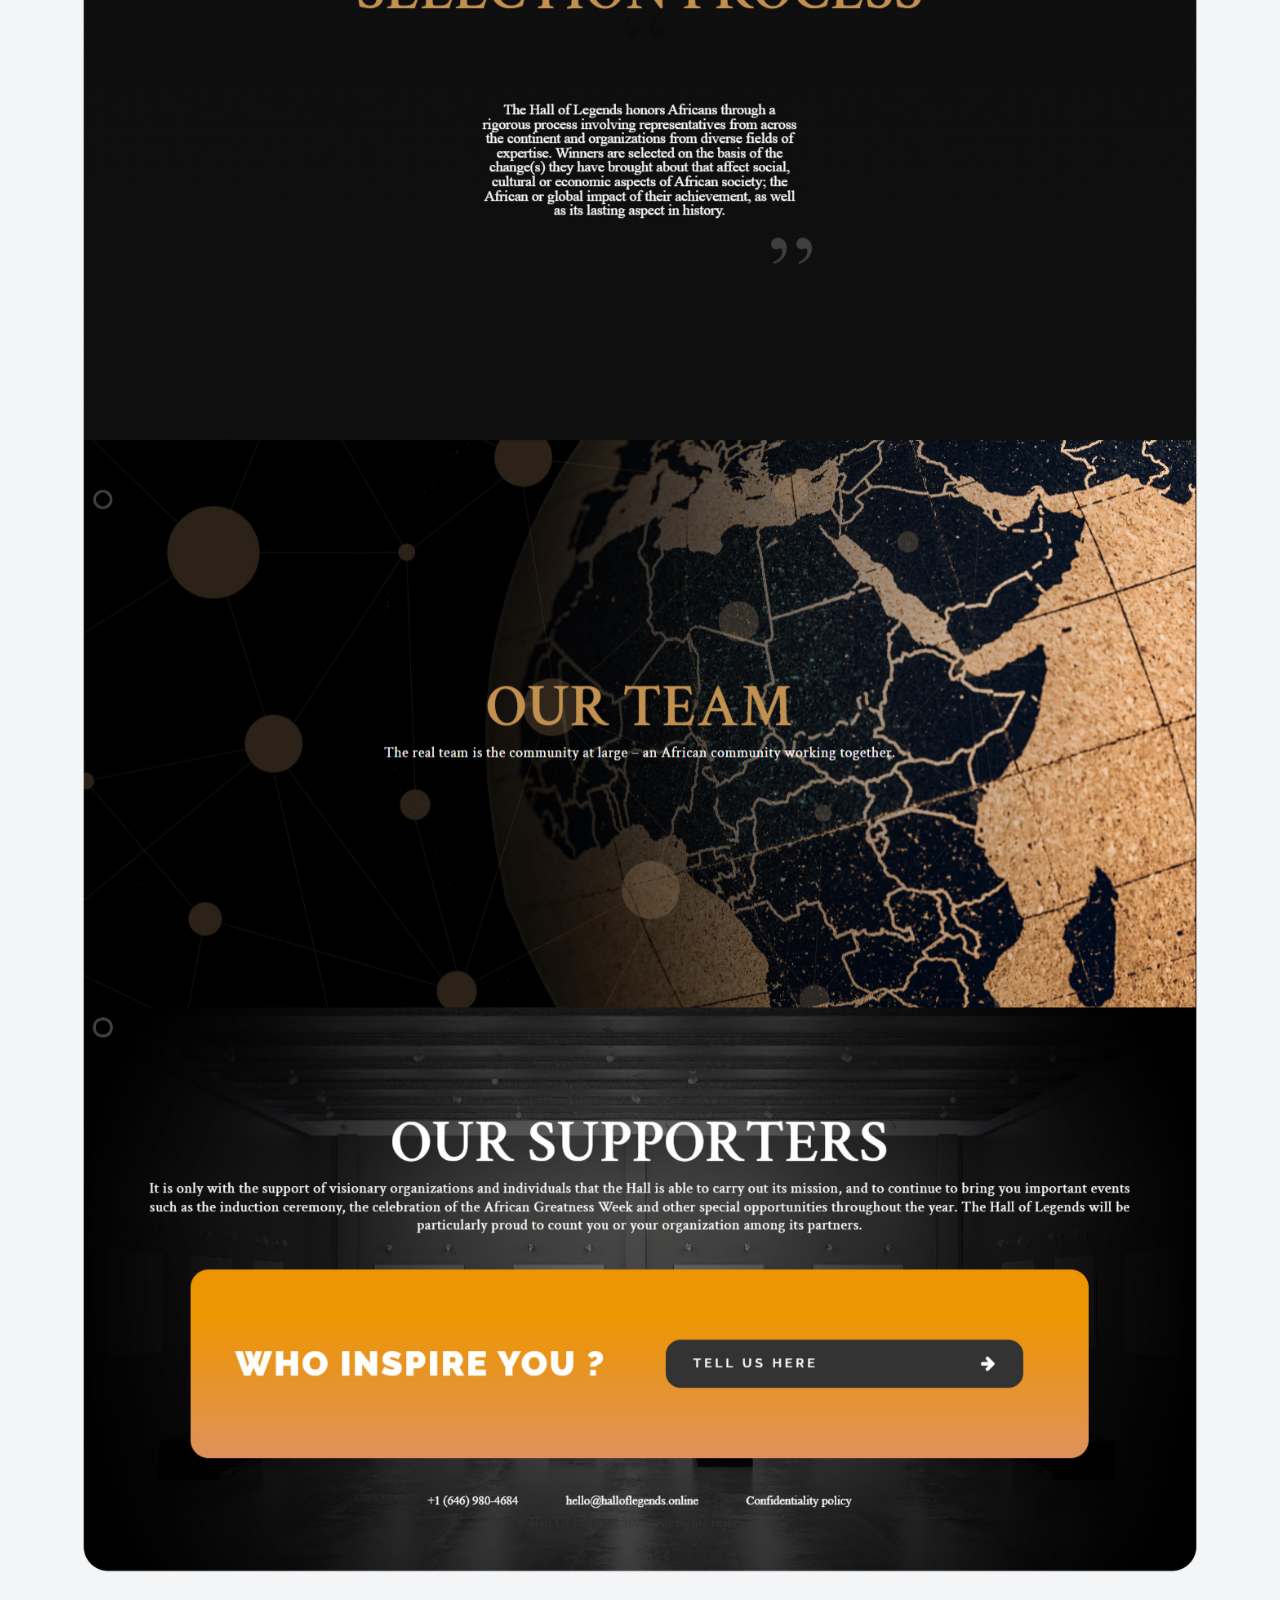
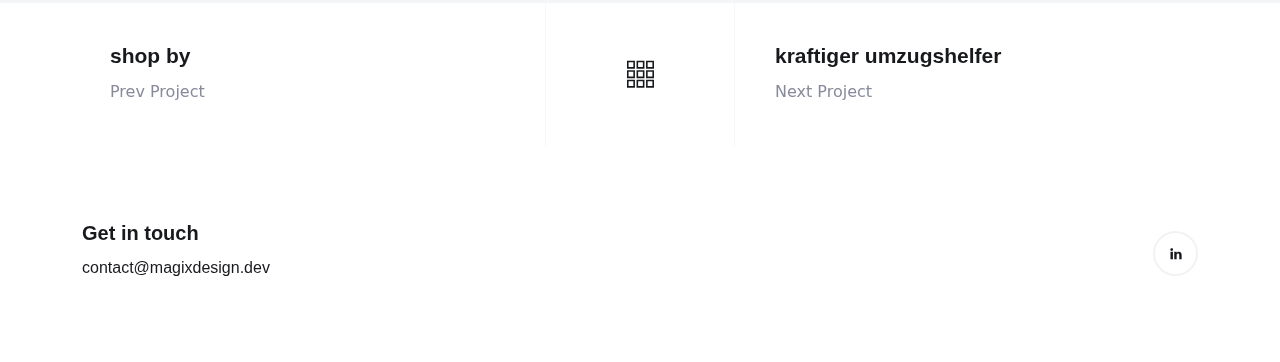
<file: portfolio-5.html>
<!DOCTYPE html>
<html lang="en">

<head>
    <meta charset="utf-8">
    <meta http-equiv="X-UA-Compatible" content="IE=edge">
    <meta name="viewport" content="width=device-width, initial-scale=1">
    <title>Donald Magoua | Portfolio </title>
    <link rel="icon" type="image/png" href="images/favicon.png" />
    <link rel="stylesheet" href="https://fonts.googleapis.com/css2?family=Syne:wght@400;500;600;700;800&amp;display=swap">
    <link rel="stylesheet" href="css/plugins.css" />
    <link rel="stylesheet" href="css/style.css">

     <!-- Weglot website tranlation -->
     <script type="text/javascript" src="https://cdn.weglot.com/weglot.min.js"></script>
     <script>
         Weglot.initialize({
             api_key: 'wg_665bd7fe655d1bf8611fd798a80f08c45'
         });
     </script>
</head>

<body>
    <!-- Preloader -->
	<div class="preloader-bg"></div>
	<div id="preloader">
		<div id="preloader-status">
			<div class="preloader-position loader"> <span></span> </div>
		</div>
	</div>
    <!-- Cursor -->
    <div class="cursor js-cursor"></div>
    <!-- Menu -->
    <nav class="nilsbrown-menu" id="nilsbrown-navbar-spy">
        <div class="nilsbrown-menu-inner" id="nilsbrown-navbar">
            <ul class="list-unstyled">
                <li><a href="index.html">Home</a></li>
                <li><a href="index.html#portfolio">Portfolio</a></li>
                <li><a href="index.html#projects">Projects</a></li>
                <li><a href="contact.html">Contact</a></li>
            </ul>
        </div>
    </nav>
    <!-- Header -->
    <header class="nilsbrown-header">
        <div class="container">
            <div class="row align-items-center">
                <!-- Logo -->
                <div class="col-8 col-md-8">
                    <div class="logo-wrap">
                        <a href="index.html">
                            <div class="logo">
                                <img src="images/logo-dark.png" alt="">
                            </div>
                        </a>
                    </div>
                </div>
                <!-- Menu Burger -->
                <div id="mobile-menu" class="col-4 col-md-4 text-right nilsbrown-menu-burger-wrap"> 
                    <a href="#" class="nilsbrown-nav-toggle nilsbrown-js-nav-toggle"><i></i></a> 
                </div>
                <!-- Desktop menu  -->
                <div id="desktop-menu" class="col-4 col-md-4 float-right">
                    <ul>
                        <li><a href="index.html">Home</a></li>
                        <li><a href="index.html#portfolio">Portfolio</a></li>
                        <li><a href="index.html#projects">Projects</a></li>
                        <li><a href="contact.html">Contact</a></li>
                    </ul>
                </div>                              
            </div>
        </div>
    </header>
    <!-- Portfolio Page  -->
    <section class="section-padding portfolio-page">
        <div class="container">
            <div class="row">
                <div class="col-md-6">
                    <!-- Project description -->
                    <div class="mb-45">
                        <h6 class="wow" data-splitting>Web Development</h6>
                        <h1 class="wow grey-filter-property" data-splitting>One Page Website</h1>
                    </div>
                    <div>
                        <!-- <p class="wow fadeInUp" data-wow-delay=".3s">Pellentesque magna magna semper dapibus felis neca aliuen risus. Pellentesque habitant morbi tristique senectus et netus malesuada fames ac turpis egestas.</p>
                        <p class="wow fadeInUp" data-wow-delay=".6s">Nullam ac dui eget turpis pulvinar porta et et libero. Mauris hendrerit justo ac lorem pellentesque dictum.</p> -->
                    </div>
                </div> 
                <div class="col-md-4 offset-md-1 mt-160">
                    <!-- <h6 class="wow" data-splitting>Design</h6>
                    <h1 class="wow" data-splitting>Lab. 001</h1>
                    <p class="mt-45 wow fadeInUp" data-wow-delay=".1s">Pellentesque magna magna semper dapibus felis necatin aliuen risus. Pellentesque habitant morbi tristique senectus the netuse malesuada nullam ac lorem miss the duru.</p> -->
                    <div class="row">
                        <div class="col-md-6">
                            <p class="wow fadeInUp" data-wow-delay=".3s"><span>Client :</span> Hall Of Legend</p>
                        </div>                   
                        <div class="col-md-6">
                            <p class="wow fadeInUp" data-wow-delay=".2s"><span>Date :</span> 08 August 2022</p>
                        </div>                   
                    </div>
                    <p class="wow fadeInUp" data-wow-delay=".3s"><span>Technologies :</span> Cards, HTML5, CSS3, Javascript, Adobe Photoshop</p>
                    <div class="btn-wrap wow fadeInUp text-left mt-45" data-wow-delay=".9s">
                        <div class="btn-link"> <a href="https://halloflegends.online/" target="_blank">Live website <i class="ti-arrow-top-right"></i> </a> <span class="btn-block color1 animation-bounce"></span> </div>
                    </div>
                </div>
            </div>
        </div>
    </section>
    <!-- Portfolio images  -->
    <section class="post-page">
        <div class="container">
            <div class="row">
                <div class="col-md-12"> <img src="images/portfolio/5-heading.jpg" class="mb-30 img-fluid" alt="">
                <div class="col-md-12"> <img src="images/portfolio/5-heading-2.png" class="mb-30 img-fluid" alt="">
                <div class="col-md-12"> <img src="images/portfolio/5-full.jpg" class="mb-30 img-fluid" alt="">
                    <!-- <div class="row">
                        <div class="col-md-6">
                            <div class="vid-area mb-30">
                                <div class="vid-icon"> <img src="images/blog/2.jpg" alt="YouTube">
                                    <a class="video-gallery-button vid" href="https://youtu.be/kffBEgn-IiU"> <span class="video-gallery-polygon">
                                            <i class="ti-control-play"></i>
                                        </span> </a>
                                </div>
                            </div>
                        </div>
                        <div class="col-md-6">
                            <div class="vid-area mb-30">
                                <div class="vid-icon"> <img src="images/blog/1.jpg" alt="YouTube">
                                    <a class="video-gallery-button vid" href="https://youtu.be/kffBEgn-IiU"> <span class="video-gallery-polygon">
                                            <i class="ti-control-play"></i>
                                        </span> </a>
                                </div>
                            </div>
                        </div>
                    </div> -->
                </div>
            </div>
        </div>
    </section>
    <!-- Next & Prev -->
    <section class="nex-prv">
        <div class="container">
            <div class="row">
                <div class="col-md-5 rest">
                    <div class="prv">
                        <div class="img bg-img" data-background="images/portfolio/9.jpg">
                            <div class="text-left ontop">
                                <h5>shop by</h5> <span class="sub-title mb-0 mt-10"><a href="portfolio-4.html">Prev Project</a></span>
                            </div>
                            <div class="overly"></div>
                        </div>
                    </div>
                </div>
                <div class="col-md-2 text-center rest">
                    <a href="portfolio.html" class="all-works d-flex align-items-center"> <span class="icon full-width ti-layout-grid3"></span> </a>
                </div>
                <div class="col-md-5 rest">
                    <div class="nxt">
                        <div class="img bg-img" data-background="images/portfolio/4.jpg">
                            <div class="text-right ontop">
                                <h5>kraftiger umzugshelfer</h5> <span class="sub-title mb-0 mt-10"><a href="portfolio-1.html">Next Project</a></span>
                            </div>
                            <div class="overly"></div>
                        </div>
                    </div>
                </div>
            </div>
        </div>
    </section>
    <!-- Footer -->
    <footer class="nilsbrown-footer-section">
        <div class="container">
            <div class="row">
                <div class="col-md-4">
                    <h5>Get in touch</h5>
                    <p><a href="mailto:contact@magixdesign.com">contact@magixdesign.dev</a></p>
                </div>
                <div class="col-md-4">
                    <!-- <h5>Locations</h5>
                    <p>San Francisco — California</p> -->
                </div>
                <div class="col-md-4">
                    <ul class="nilsbrown-footer-social-link float-right">
                        <!-- <li><a href="index.html#"><i class="ti-dribbble"></i></a></li>
                        <li><a href="index.html#"><i class="ti-instagram"></i></a></li>
                        <li><a href="index.html#"><i class="ti-skype"></i></a></li> -->
                        <li><a target="_blank" href="http://www.linkedin.com/donald-magoua"><i class="ti-linkedin"></i></a></li>
                    </ul>
                </div>
            </div>
        </div>
    </footer>
    <!-- jQuery -->
    <script src="js/plugins/jquery-3.6.0.min.js"></script>
    <script src="js/plugins/bootstrap.min.js"></script>
    <script src="js/plugins/owl.carousel.min.js"></script>
    <script src="js/plugins/jquery.magnific-popup.min.js"></script>
    <script src="js/plugins/YouTubePopUp.js"></script>
    <script src="js/plugins/jquery.easing.1.3.js"></script>
    <script src="js/plugins/smooth-scroll.min.js"></script>
    <script src="js/plugins/wow.js"></script>
    <script src="js/custom.js"></script>
</body>

</html>
</file>
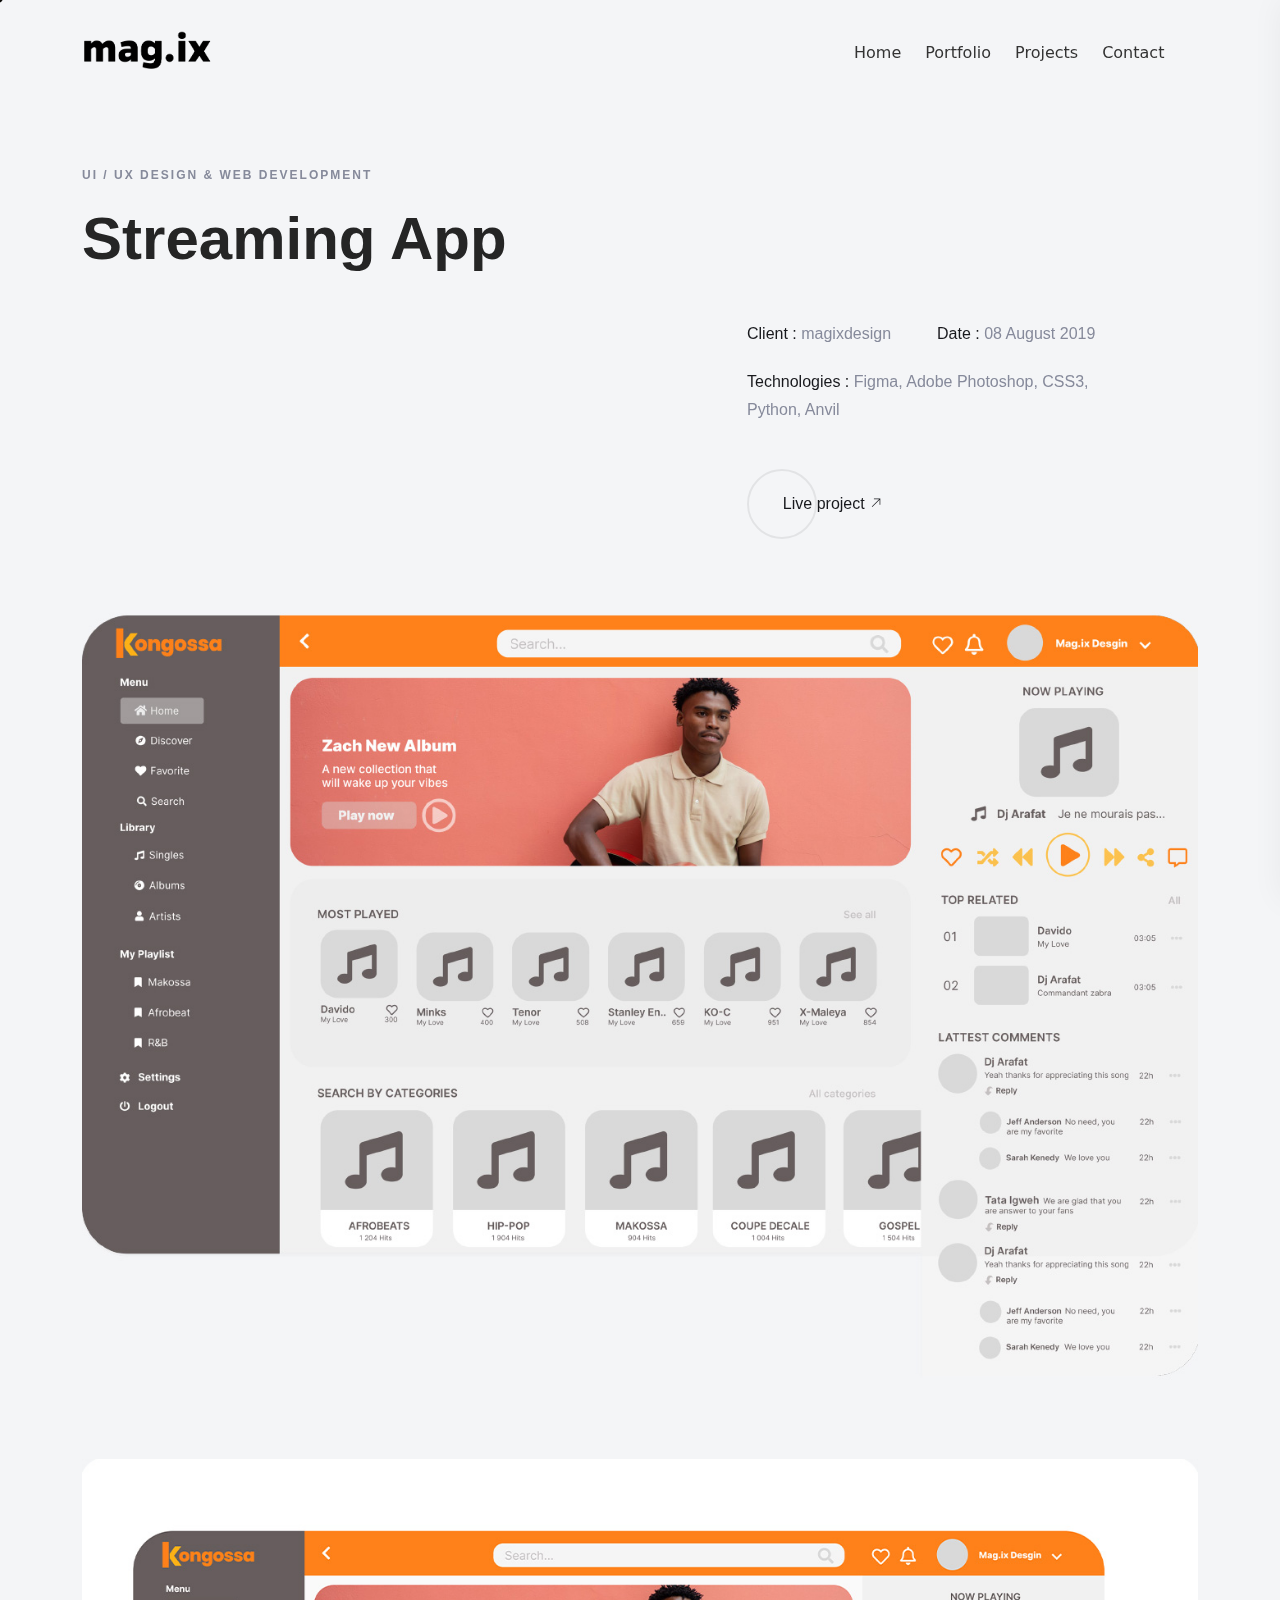
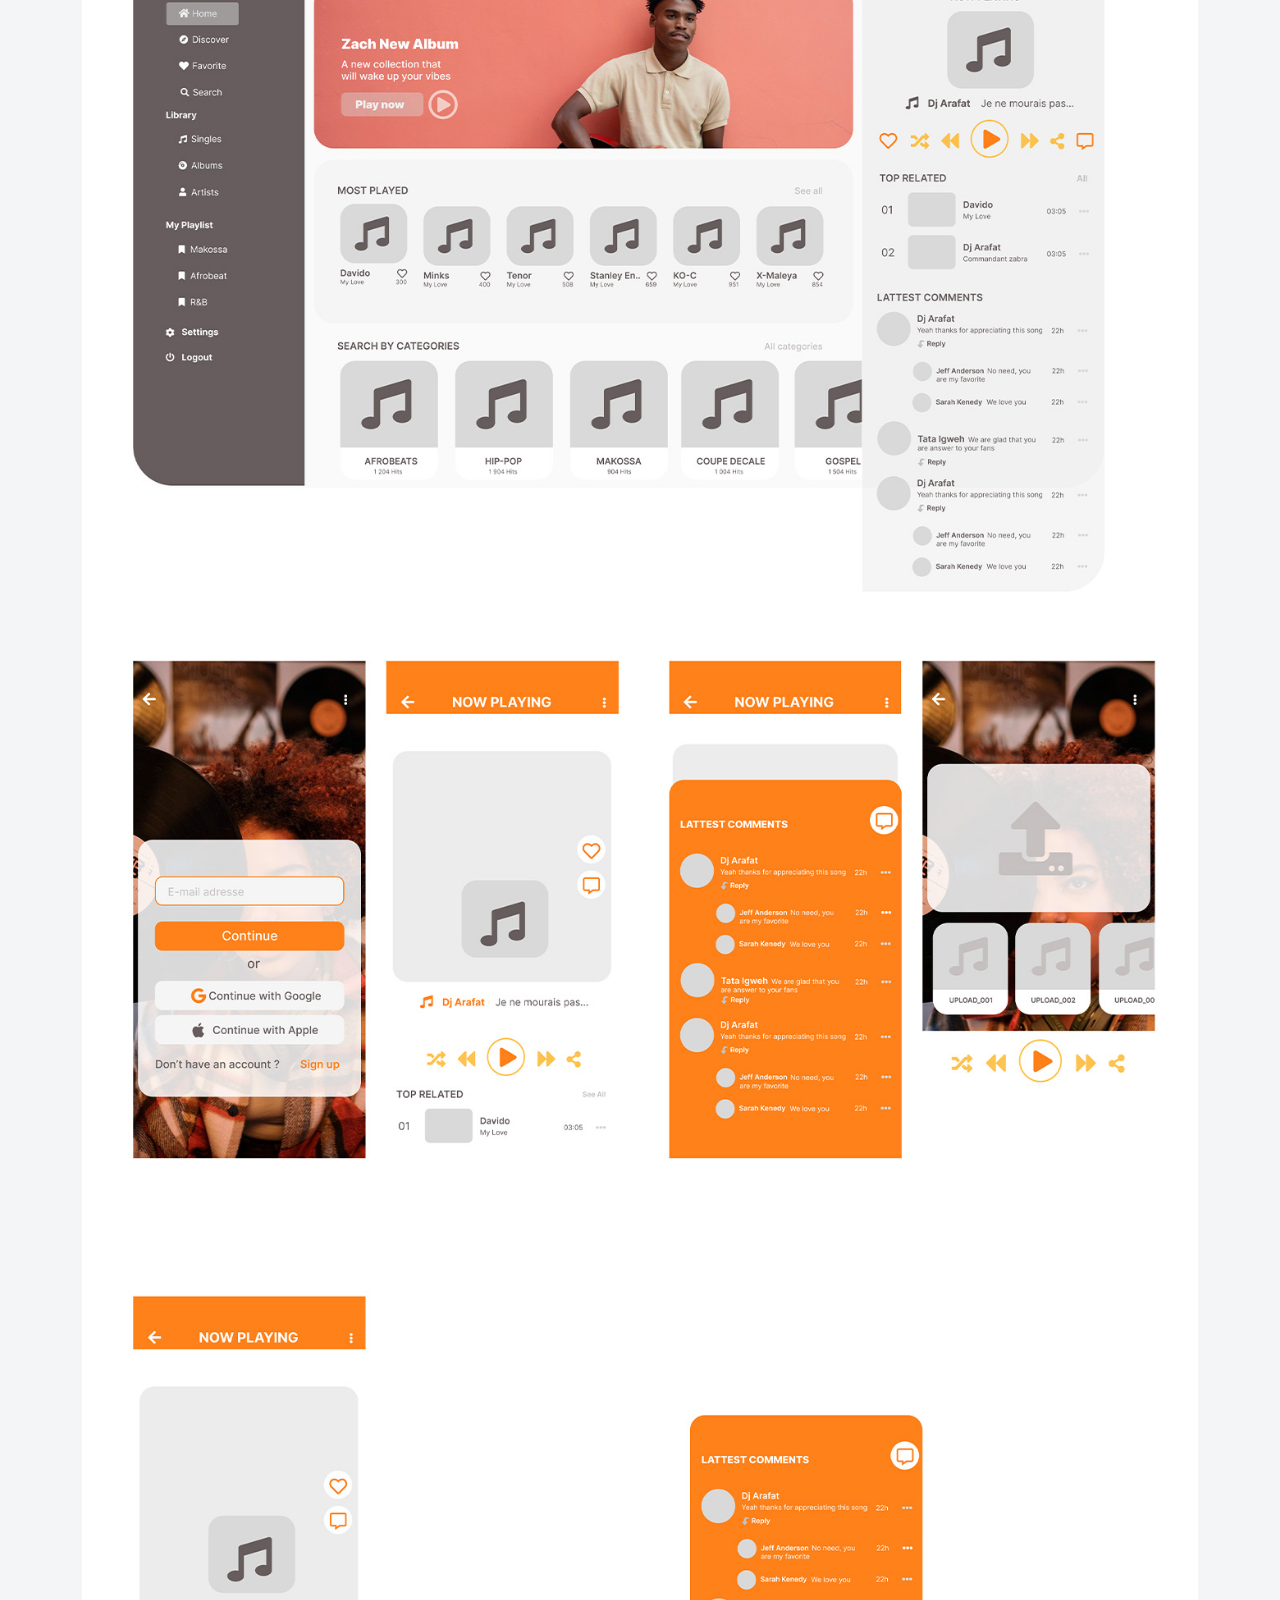
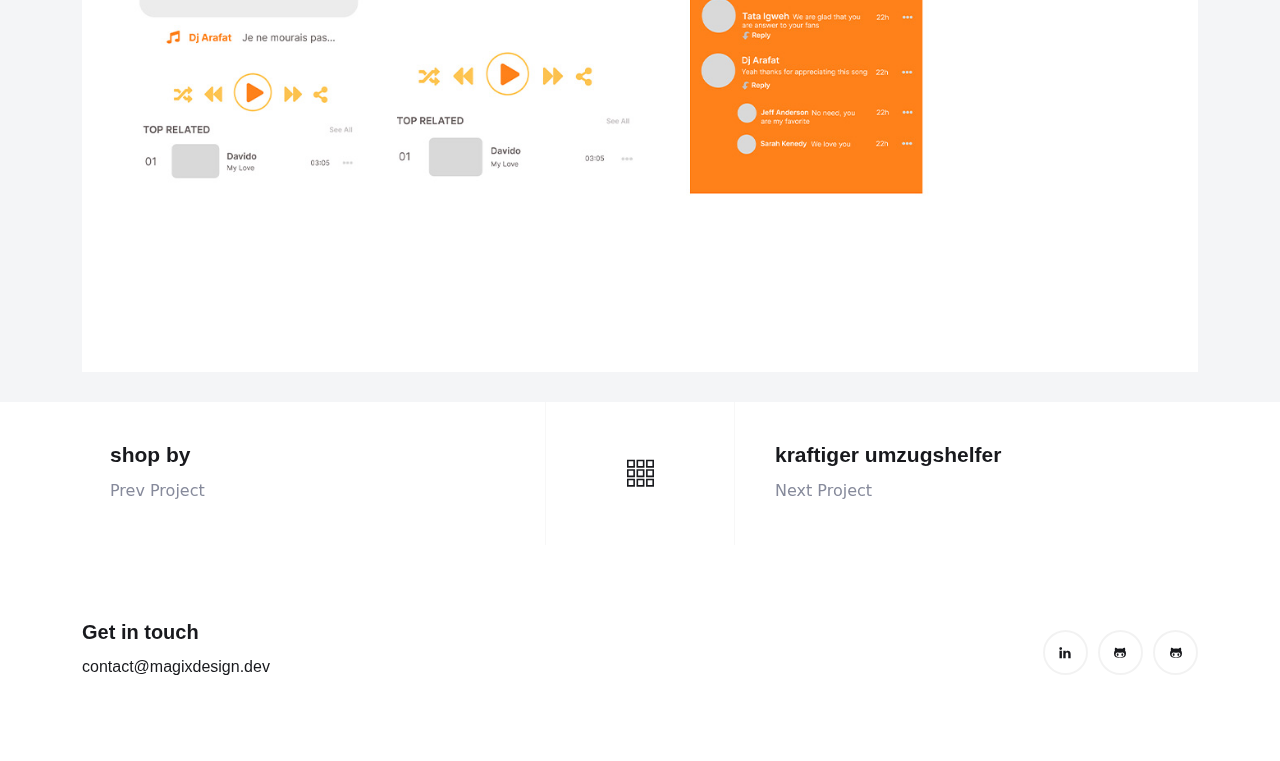
<file: portfolio-6.html>
<!DOCTYPE html>
<html lang="en">

<head>
    <meta charset="utf-8">
    <meta http-equiv="X-UA-Compatible" content="IE=edge">
    <meta name="viewport" content="width=device-width, initial-scale=1">
    <title>Donald Magoua | Portfolio </title>
    <link rel="icon" type="image/png" href="images/favicon.png" />
    <link rel="stylesheet" href="https://fonts.googleapis.com/css2?family=Syne:wght@400;500;600;700;800&amp;display=swap">
    <link rel="stylesheet" href="css/plugins.css" />
    <link rel="stylesheet" href="css/style.css">

     <!-- Weglot website tranlation -->
     <script type="text/javascript" src="https://cdn.weglot.com/weglot.min.js"></script>
     <script>
         Weglot.initialize({
             api_key: 'wg_665bd7fe655d1bf8611fd798a80f08c45'
         });
     </script>
</head>

<body>
    <!-- Preloader -->
	<div class="preloader-bg"></div>
	<div id="preloader">
		<div id="preloader-status">
			<div class="preloader-position loader"> <span></span> </div>
		</div>
	</div>
    <!-- Cursor -->
    <div class="cursor js-cursor"></div>
    <!-- Menu -->
    <nav class="nilsbrown-menu" id="nilsbrown-navbar-spy">
        <div class="nilsbrown-menu-inner" id="nilsbrown-navbar">
            <ul class="list-unstyled">
                <li><a href="index.html">Home</a></li>
                <li><a href="index.html#portfolio">Portfolio</a></li>
                <li><a href="index.html#projects">Projects</a></li>
                <li><a href="contact.html">Contact</a></li>
            </ul>
        </div>
    </nav>
    <!-- Header -->
    <header class="nilsbrown-header">
        <div class="container">
            <div class="row align-items-center">
                <!-- Logo -->
                <div class="col-8 col-md-8">
                    <div class="logo-wrap">
                        <a href="index.html">
                            <div class="logo">
                                <img src="images/logo-dark.png" alt="">
                            </div>
                        </a>
                    </div>
                </div>
                <!-- Menu Burger -->
                <div id="mobile-menu" class="col-4 col-md-4 text-right nilsbrown-menu-burger-wrap"> 
                    <a href="#" class="nilsbrown-nav-toggle nilsbrown-js-nav-toggle"><i></i></a> 
                </div>
                <!-- Desktop menu  -->
                <div id="desktop-menu" class="col-4 col-md-4 float-right">
                    <ul>
                        <li><a href="index.html">Home</a></li>
                        <li><a href="index.html#portfolio">Portfolio</a></li>
                        <li><a href="index.html#projects">Projects</a></li>
                        <li><a href="contact.html">Contact</a></li>
                    </ul>
                </div>                              
            </div>
        </div>
    </header>
    <!-- Portfolio Page  -->
    <section class="section-padding portfolio-page">
        <div class="container">
            <div class="row">
                <div class="col-md-6">
                    <!-- Project description -->
                    <div class="mb-45">
                        <h6 class="wow" data-splitting>UI / UX Design & Web Development</h6>
                        <h1 class="wow grey-filter-property" data-splitting>Streaming App</h1>
                    </div>
                    <div>
                        <!-- <p class="wow fadeInUp" data-wow-delay=".3s">Pellentesque magna magna semper dapibus felis neca aliuen risus. Pellentesque habitant morbi tristique senectus et netus malesuada fames ac turpis egestas.</p>
                        <p class="wow fadeInUp" data-wow-delay=".6s">Nullam ac dui eget turpis pulvinar porta et et libero. Mauris hendrerit justo ac lorem pellentesque dictum.</p> -->
                    </div>
                </div> 
                <div class="col-md-4 offset-md-1 mt-160">
                    <!-- <h6 class="wow" data-splitting>Design</h6>
                    <h1 class="wow" data-splitting>Lab. 001</h1>
                    <p class="mt-45 wow fadeInUp" data-wow-delay=".1s">Pellentesque magna magna semper dapibus felis necatin aliuen risus. Pellentesque habitant morbi tristique senectus the netuse malesuada nullam ac lorem miss the duru.</p> -->
                    <div class="row">
                        <div class="col-md-6">
                            <p class="wow fadeInUp" data-wow-delay=".3s"><span>Client :</span> magixdesign </p>
                        </div>                   
                        <div class="col-md-6">
                            <p class="wow fadeInUp" data-wow-delay=".2s"><span>Date :</span> 08 August 2019</p>
                        </div>                   
                    </div>
                    <p class="wow fadeInUp" data-wow-delay=".3s"><span>Technologies :</span> Figma, Adobe Photoshop, CSS3, Python, Anvil</p>
                    <div class="btn-wrap wow fadeInUp text-left mt-45" data-wow-delay=".9s">
                        <div class="btn-link"> <a href="https://kongossa-app.github.io" target="_blank">Live project <i class="ti-arrow-top-right"></i> </a> <span class="btn-block color1 animation-bounce"></span> </div>
                    </div>
                </div>
            </div>
        </div>
    </section>
    <!-- Portfolio images  -->
    <section class="post-page">
        <div class="container">
            <div class="row">
                <div class="col-md-12"> <img src="images/portfolio/6-heading.jpg" class="mb-30 img-fluid" alt="">
                <div class="col-md-12"> <img src="images/portfolio/6-full.jpg" class="mb-30 img-fluid" alt="">
                    <!-- <div class="row">
                        <div class="col-md-6">
                            <div class="vid-area mb-30">
                                <div class="vid-icon"> <img src="images/blog/2.jpg" alt="YouTube">
                                    <a class="video-gallery-button vid" href="https://youtu.be/kffBEgn-IiU"> <span class="video-gallery-polygon">
                                            <i class="ti-control-play"></i>
                                        </span> </a>
                                </div>
                            </div>
                        </div>
                        <div class="col-md-6">
                            <div class="vid-area mb-30">
                                <div class="vid-icon"> <img src="images/blog/1.jpg" alt="YouTube">
                                    <a class="video-gallery-button vid" href="https://youtu.be/kffBEgn-IiU"> <span class="video-gallery-polygon">
                                            <i class="ti-control-play"></i>
                                        </span> </a>
                                </div>
                            </div>
                        </div>
                    </div> -->
                </div>
            </div>
        </div>
    </section>
    <!-- Next & Prev -->
    <section class="nex-prv">
        <div class="container">
            <div class="row">
                <div class="col-md-5 rest">
                    <div class="prv">
                        <div class="img bg-img" data-background="images/portfolio/9.jpg">
                            <div class="text-left ontop">
                                <h5>shop by</h5> <span class="sub-title mb-0 mt-10"><a href="portfolio-4.html">Prev Project</a></span>
                            </div>
                            <div class="overly"></div>
                        </div>
                    </div>
                </div>
                <div class="col-md-2 text-center rest">
                    <a href="portfolio.html" class="all-works d-flex align-items-center"> <span class="icon full-width ti-layout-grid3"></span> </a>
                </div>
                <div class="col-md-5 rest">
                    <div class="nxt">
                        <div class="img bg-img" data-background="images/portfolio/4.jpg">
                            <div class="text-right ontop">
                                <h5>kraftiger umzugshelfer</h5> <span class="sub-title mb-0 mt-10"><a href="portfolio-1.html">Next Project</a></span>
                            </div>
                            <div class="overly"></div>
                        </div>
                    </div>
                </div>
            </div>
        </div>
    </section>
    <!-- Footer -->
    <footer class="nilsbrown-footer-section">
        <div class="container">
            <div class="row">
                <div class="col-md-4">
                    <h5>Get in touch</h5>
                    <p><a href="mailto:contact@magixdesign.com">contact@magixdesign.dev</a></p>
                </div>
                <div class="col-md-4">
                    <!-- <h5>Locations</h5>
                    <p>San Francisco — California</p> -->
                </div>
                <div class="col-md-4">
                    <ul class="nilsbrown-footer-social-link float-right">
                        <!-- <li><a href="index.html#"><i class="ti-dribbble"></i></a></li>
                        <li><a href="index.html#"><i class="ti-instagram"></i></a></li>
                        <li><a href="index.html#"><i class="ti-skype"></i></a></li> -->
                        <li><a target="_blank" href="http://www.linkedin.com/donald-magoua"><i class="ti-linkedin"></i></a></li>
                        <li><a target="_blank" href="https://github.com/Donaldmag/"><i class="ti-github"></i></a></li>
                        <li><a target="_blank" href="https://gitlab.com/magdonald/"><i class="ti-github"></i></a></li>                    </ul>
                </div>
            </div>
        </div>
    </footer>
    <!-- jQuery -->
    <script src="js/plugins/jquery-3.6.0.min.js"></script>
    <script src="js/plugins/bootstrap.min.js"></script>
    <script src="js/plugins/owl.carousel.min.js"></script>
    <script src="js/plugins/jquery.magnific-popup.min.js"></script>
    <script src="js/plugins/YouTubePopUp.js"></script>
    <script src="js/plugins/jquery.easing.1.3.js"></script>
    <script src="js/plugins/smooth-scroll.min.js"></script>
    <script src="js/plugins/wow.js"></script>
    <script src="js/custom.js"></script>
</body>

</html>
</file>
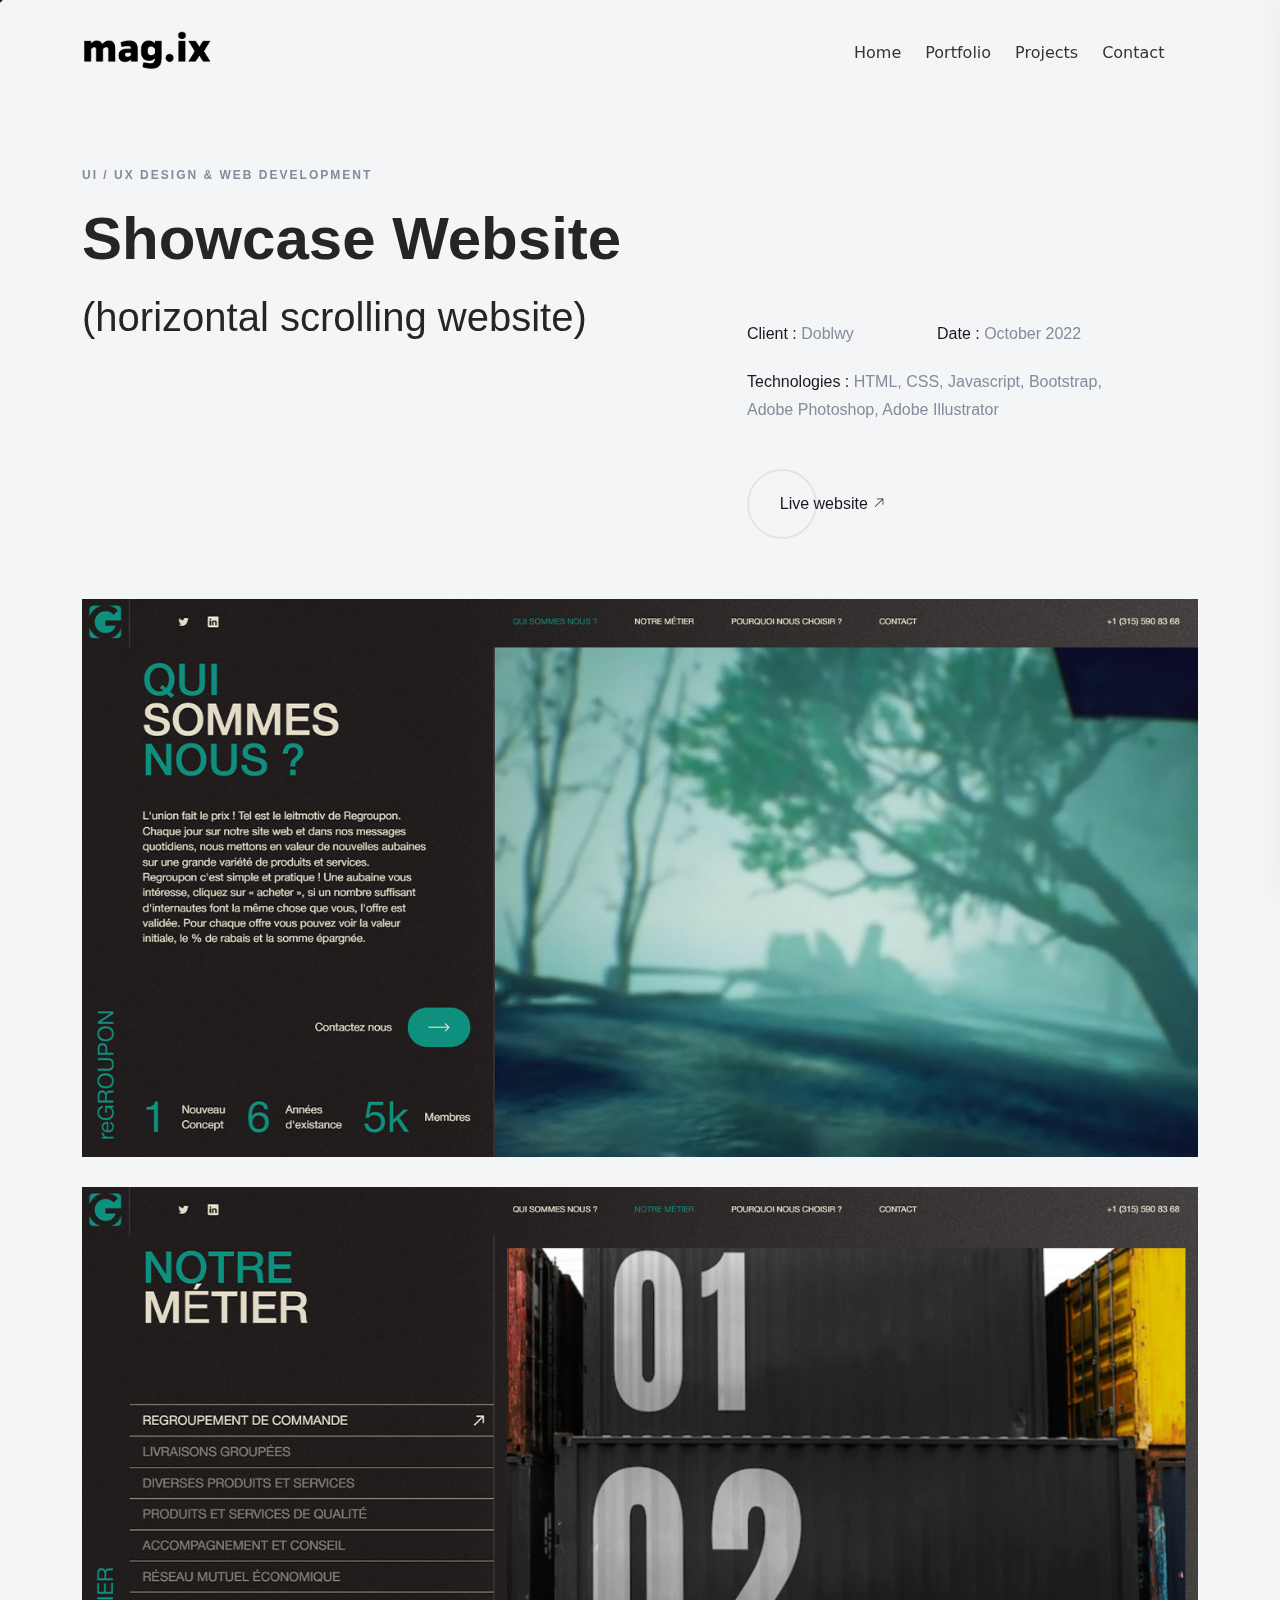
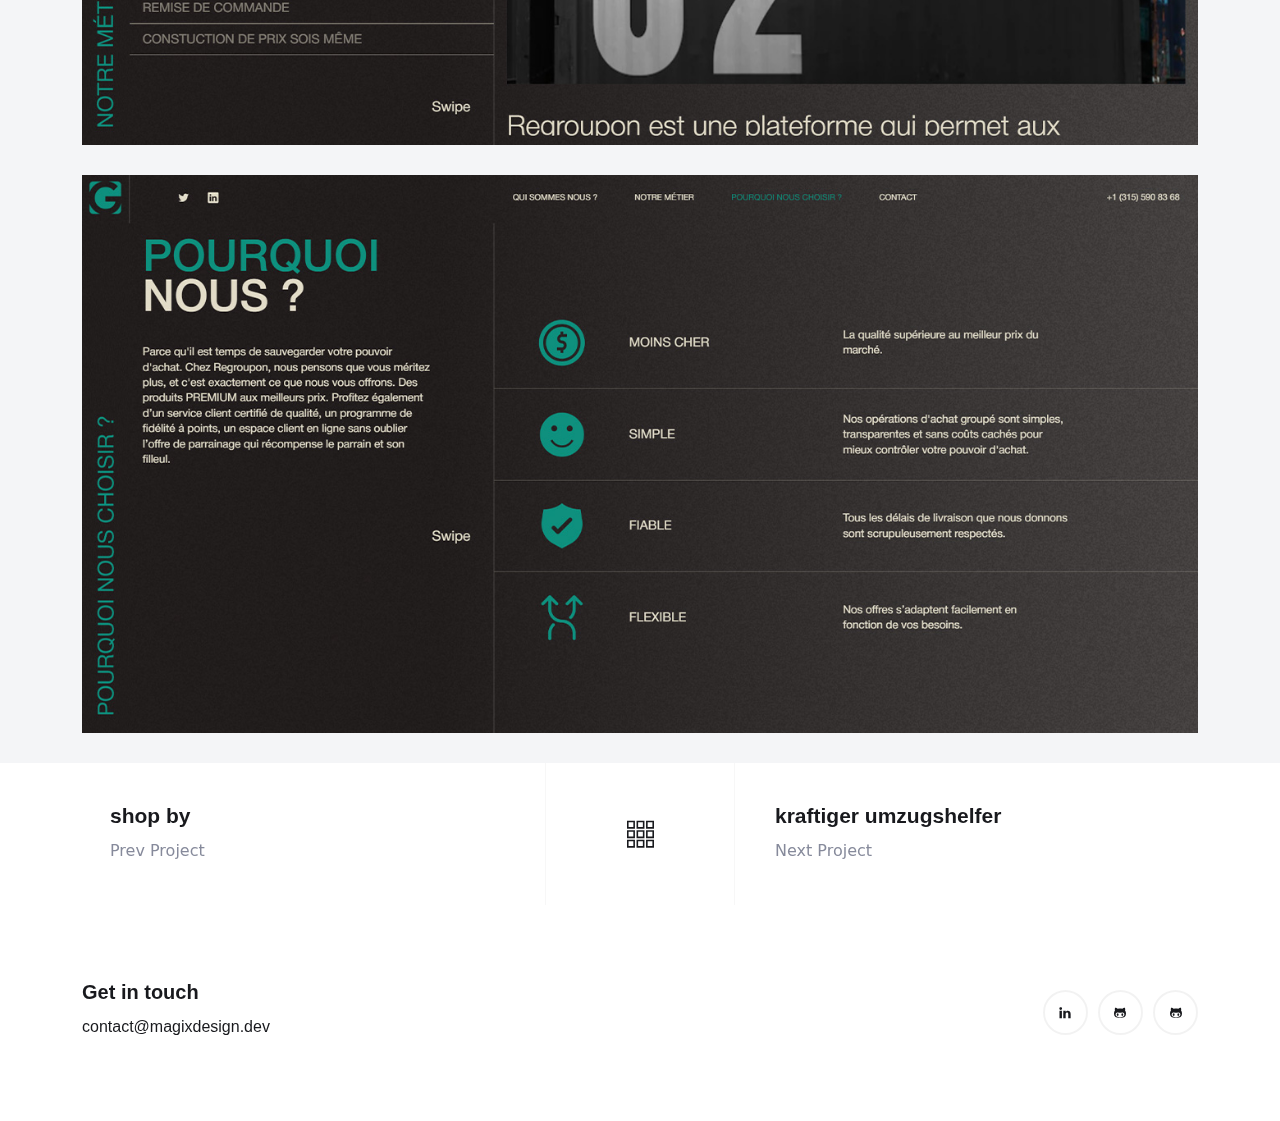
<file: portfolio-7.html>
<!DOCTYPE html>
<html lang="en">

<head>
    <meta charset="utf-8">
    <meta http-equiv="X-UA-Compatible" content="IE=edge">
    <meta name="viewport" content="width=device-width, initial-scale=1">
    <title>Donald Magoua | Portfolio </title>
    <link rel="icon" type="image/png" href="images/favicon.png" />
    <link rel="stylesheet"
        href="https://fonts.googleapis.com/css2?family=Syne:wght@400;500;600;700;800&amp;display=swap">
    <link rel="stylesheet" href="css/plugins.css" />
    <link rel="stylesheet" href="css/style.css">

    <!-- Google tag (gtag.js) -->
    <script async src="https://www.googletagmanager.com/gtag/js?id=G-B72MM48CZ2"></script>
    <script>
        window.dataLayer = window.dataLayer || [];
        function gtag() { dataLayer.push(arguments); }
        gtag('js', new Date());

        gtag('config', 'G-B72MM48CZ2');
    </script>

    <!-- Weglot website tranlation -->
    <script type="text/javascript" src="https://cdn.weglot.com/weglot.min.js"></script>
    <script>
        Weglot.initialize({
            api_key: 'wg_665bd7fe655d1bf8611fd798a80f08c45'
        });
    </script>
</head>

<body>
    <!-- Preloader -->
    <div class="preloader-bg"></div>
    <div id="preloader">
        <div id="preloader-status">
            <div class="preloader-position loader"> <span></span> </div>
        </div>
    </div>
    <!-- Cursor -->
    <div class="cursor js-cursor"></div>
    <!-- Menu -->
    <nav class="nilsbrown-menu" id="nilsbrown-navbar-spy">
        <div class="nilsbrown-menu-inner" id="nilsbrown-navbar">
            <ul class="list-unstyled">
                <li><a href="index.html">Home</a></li>
                <li><a href="index.html#portfolio">Portfolio</a></li>
                <li><a href="index.html#projects">Projects</a></li>
                <li><a href="contact.html">Contact</a></li>
            </ul>
        </div>
    </nav>
    <!-- Header -->
    <header class="nilsbrown-header">
        <div class="container">
            <div class="row align-items-center">
                <!-- Logo -->
                <div class="col-8 col-md-8">
                    <div class="logo-wrap">
                        <a href="index.html">
                            <div class="logo">
                                <img src="images/logo-dark.png" alt="">
                            </div>
                        </a>
                    </div>
                </div>
                <!-- Menu Burger -->
                <div id="mobile-menu" class="col-4 col-md-4 text-right nilsbrown-menu-burger-wrap">
                    <a href="#" class="nilsbrown-nav-toggle nilsbrown-js-nav-toggle"><i></i></a>
                </div>
                <!-- Desktop menu  -->
                <div id="desktop-menu" class="col-4 col-md-4 float-right">
                    <ul>
                        <li><a href="index.html">Home</a></li>
                        <li><a href="index.html#portfolio">Portfolio</a></li>
                        <li><a href="index.html#projects">Projects</a></li>
                        <li><a href="contact.html">Contact</a></li>
                    </ul>
                </div>
            </div>
        </div>
    </header>
    <!-- Portfolio Page  -->
    <section class="section-padding portfolio-page">
        <div class="container">
            <div class="row">
                <div class="col-md-6">
                    <!-- Project description -->
                    <div class="mb-45">
                        <h6 class="wow" data-splitting>UI / UX Design & Web Development</h6>
                        <h1 class="wow grey-filter-property" data-splitting>Showcase Website <span
                                class="text-2">(horizontal scrolling website)</span></h1>
                    </div>
                    <div>
                        <!-- <p class="wow fadeInUp" data-wow-delay=".3s">Pellentesque magna magna semper dapibus felis neca aliuen risus. Pellentesque habitant morbi tristique senectus et netus malesuada fames ac turpis egestas.</p>
                        <p class="wow fadeInUp" data-wow-delay=".6s">Nullam ac dui eget turpis pulvinar porta et et libero. Mauris hendrerit justo ac lorem pellentesque dictum.</p> -->
                    </div>
                </div>
                <div class="col-md-4 offset-md-1 mt-160">
                    <!-- <h6 class="wow" data-splitting>Design</h6>
                    <h1 class="wow" data-splitting>Lab. 001</h1>
                    <p class="mt-45 wow fadeInUp" data-wow-delay=".1s">Pellentesque magna magna semper dapibus felis necatin aliuen risus. Pellentesque habitant morbi tristique senectus the netuse malesuada nullam ac lorem miss the duru.</p> -->
                    <div class="row">
                        <div class="col-md-6">
                            <p class="wow fadeInUp" data-wow-delay=".3s"><span>Client :</span> Doblwy </p>
                        </div>
                        <div class="col-md-6">
                            <p class="wow fadeInUp" data-wow-delay=".2s"><span>Date :</span> October 2022</p>
                        </div>
                    </div>
                    <p class="wow fadeInUp" data-wow-delay=".3s"><span>Technologies :</span> HTML, CSS, Javascript,
                        Bootstrap, Adobe Photoshop, Adobe Illustrator</p>
                    <div class="btn-wrap wow fadeInUp text-left mt-45" data-wow-delay=".9s">
                        <div class="btn-link"> <a href="https://www.regroupon.com/" target="_blank">Live website <i
                                    class="ti-arrow-top-right"></i> </a> <span
                                class="btn-block color1 animation-bounce"></span> </div>
                    </div>
                </div>
            </div>
        </div>
    </section>
    <!-- Portfolio images  -->
    <section class="post-page">
        <div class="container">
            <div class="row">
                <div class="col-md-12"> <img src="images/portfolio/7-heading.jpg" class="mb-30 img-fluid" alt="">
                    <div class="col-md-12"> <img src="images/portfolio/7-heading-2.jpg" class="mb-30 img-fluid" alt="">
                        <div class="col-md-12"> <img src="images/portfolio/7-heading-3.jpg" class="mb-30 img-fluid"
                                alt="">
                            <!-- <div class="row">
                        <div class="col-md-6">
                            <div class="vid-area mb-30">
                                <div class="vid-icon"> <img src="images/blog/2.jpg" alt="YouTube">
                                    <a class="video-gallery-button vid" href="https://youtu.be/kffBEgn-IiU"> <span class="video-gallery-polygon">
                                            <i class="ti-control-play"></i>
                                        </span> </a>
                                </div>
                            </div>
                        </div>
                        <div class="col-md-6">
                            <div class="vid-area mb-30">
                                <div class="vid-icon"> <img src="images/blog/1.jpg" alt="YouTube">
                                    <a class="video-gallery-button vid" href="https://youtu.be/kffBEgn-IiU"> <span class="video-gallery-polygon">
                                            <i class="ti-control-play"></i>
                                        </span> </a>
                                </div>
                            </div>
                        </div>
                    </div> -->
                        </div>
                    </div>
                </div>
    </section>
    <!-- Next & Prev -->
    <section class="nex-prv">
        <div class="container">
            <div class="row">
                <div class="col-md-5 rest">
                    <div class="prv">
                        <div class="img bg-img" data-background="images/portfolio/9.jpg">
                            <div class="text-left ontop">
                                <h5>shop by</h5> <span class="sub-title mb-0 mt-10"><a href="portfolio-4.html">Prev
                                        Project</a></span>
                            </div>
                            <div class="overly"></div>
                        </div>
                    </div>
                </div>
                <div class="col-md-2 text-center rest">
                    <a href="portfolio.html" class="all-works d-flex align-items-center"> <span
                            class="icon full-width ti-layout-grid3"></span> </a>
                </div>
                <div class="col-md-5 rest">
                    <div class="nxt">
                        <div class="img bg-img" data-background="images/portfolio/4.jpg">
                            <div class="text-right ontop">
                                <h5>kraftiger umzugshelfer</h5> <span class="sub-title mb-0 mt-10"><a
                                        href="portfolio-1.html">Next Project</a></span>
                            </div>
                            <div class="overly"></div>
                        </div>
                    </div>
                </div>
            </div>
        </div>
    </section>
    <!-- Footer -->
    <footer class="nilsbrown-footer-section">
        <div class="container">
            <div class="row">
                <div class="col-md-4">
                    <h5>Get in touch</h5>
                    <p><a href="mailto:contact@magixdesign.com">contact@magixdesign.dev</a></p>
                </div>
                <div class="col-md-4">
                    <!-- <h5>Locations</h5>
                    <p>San Francisco — California</p> -->
                </div>
                <div class="col-md-4">
                    <ul class="nilsbrown-footer-social-link float-right">
                        <!-- <li><a href="index.html#"><i class="ti-dribbble"></i></a></li>
                        <li><a href="index.html#"><i class="ti-instagram"></i></a></li>
                        <li><a href="index.html#"><i class="ti-skype"></i></a></li> -->
                        <li><a target="_blank" href="http://www.linkedin.com/donald-magoua"><i
                                    class="ti-linkedin"></i></a></li>
                        <li><a target="_blank" href="https://github.com/Donaldmag/"><i class="ti-github"></i></a></li>
                        <li><a target="_blank" href="https://gitlab.com/magdonald/"><i class="ti-github"></i></a></li>
                    </ul>
                </div>
            </div>
        </div>
    </footer>
    <!-- jQuery -->
    <script src="js/plugins/jquery-3.6.0.min.js"></script>
    <script src="js/plugins/bootstrap.min.js"></script>
    <script src="js/plugins/owl.carousel.min.js"></script>
    <script src="js/plugins/jquery.magnific-popup.min.js"></script>
    <script src="js/plugins/YouTubePopUp.js"></script>
    <script src="js/plugins/jquery.easing.1.3.js"></script>
    <script src="js/plugins/smooth-scroll.min.js"></script>
    <script src="js/plugins/wow.js"></script>
    <script src="js/custom.js"></script>
</body>

</html>
</file>
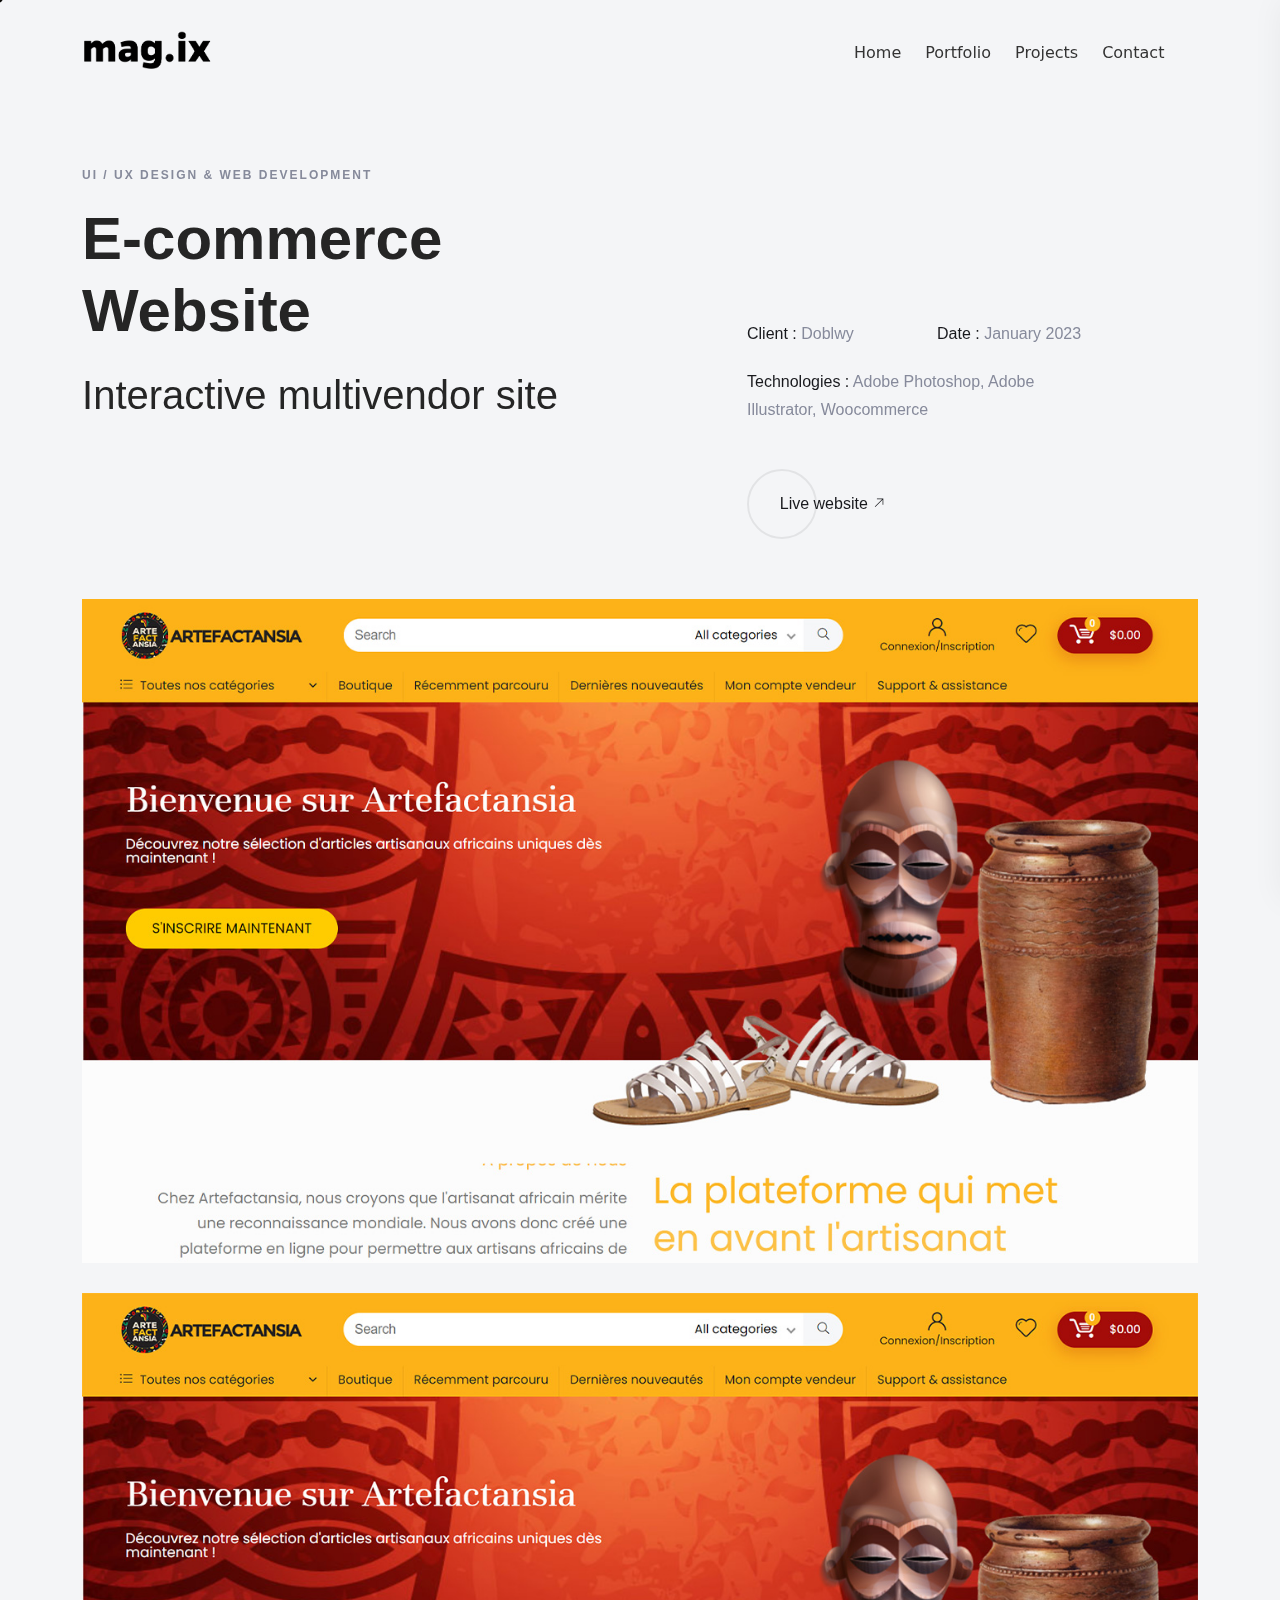
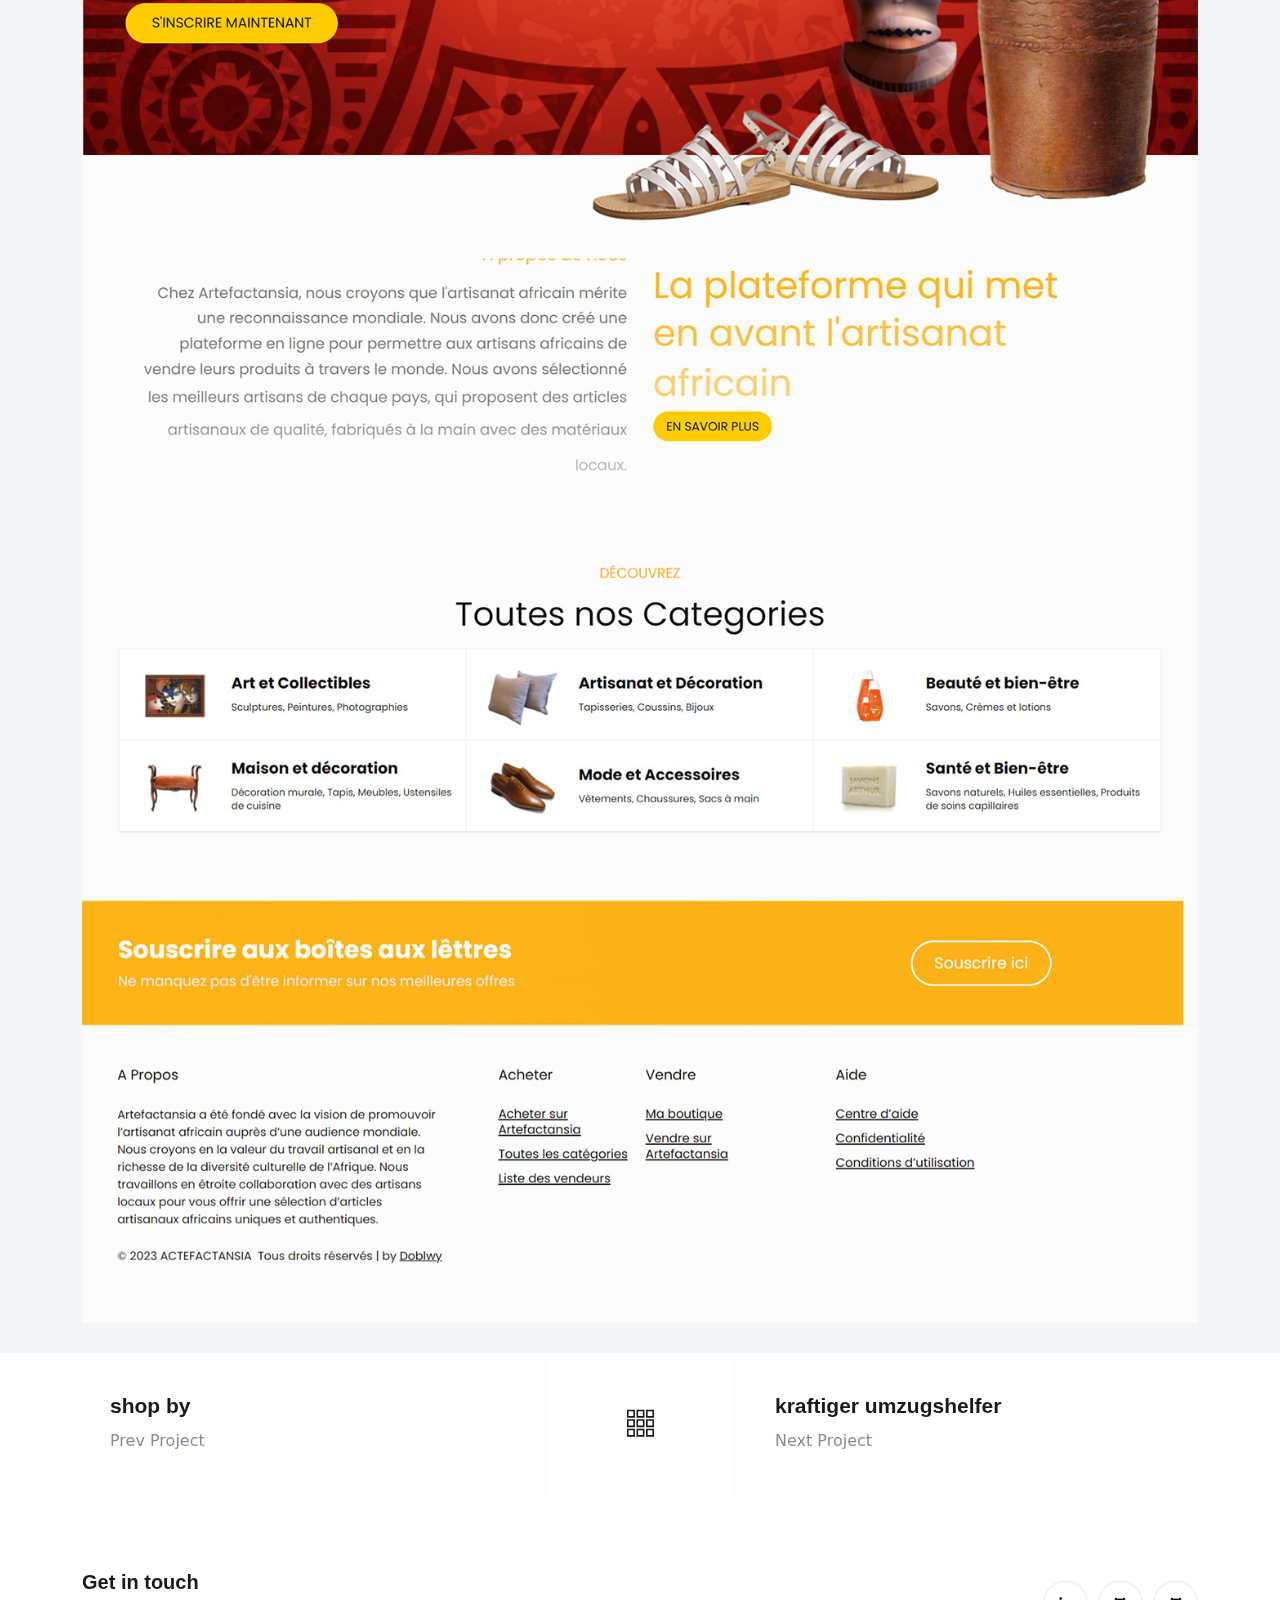
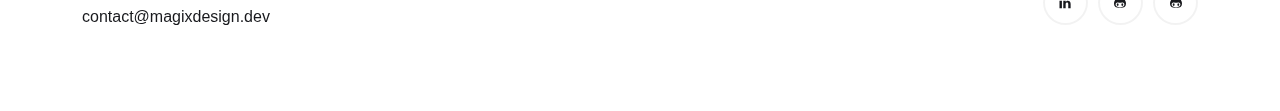
<file: portfolio-8.html>
<!DOCTYPE html>
<html lang="en">

<head>
    <meta charset="utf-8">
    <meta http-equiv="X-UA-Compatible" content="IE=edge">
    <meta name="viewport" content="width=device-width, initial-scale=1">
    <title>Donald Magoua | Portfolio </title>
    <link rel="icon" type="image/png" href="images/favicon.png" />
    <link rel="stylesheet" href="https://fonts.googleapis.com/css2?family=Syne:wght@400;500;600;700;800&amp;display=swap">
    <link rel="stylesheet" href="css/plugins.css" />
    <link rel="stylesheet" href="css/style.css">

     <!-- Google tag (gtag.js) -->
     <script async src="https://www.googletagmanager.com/gtag/js?id=G-B72MM48CZ2"></script>
     <script>
     window.dataLayer = window.dataLayer || [];
     function gtag(){dataLayer.push(arguments);}
     gtag('js', new Date());
 
     gtag('config', 'G-B72MM48CZ2');
     </script>
     
     <!-- Weglot website tranlation -->
     <script type="text/javascript" src="https://cdn.weglot.com/weglot.min.js"></script>
     <script>
         Weglot.initialize({
             api_key: 'wg_665bd7fe655d1bf8611fd798a80f08c45'
         });
     </script>
</head>

<body>
    <!-- Preloader -->
	<div class="preloader-bg"></div>
	<div id="preloader">
		<div id="preloader-status">
			<div class="preloader-position loader"> <span></span> </div>
		</div>
	</div>
    <!-- Cursor -->
    <div class="cursor js-cursor"></div>
    <!-- Menu -->
    <nav class="nilsbrown-menu" id="nilsbrown-navbar-spy">
        <div class="nilsbrown-menu-inner" id="nilsbrown-navbar">
            <ul class="list-unstyled">
                <li><a href="index.html">Home</a></li>
                <li><a href="index.html#portfolio">Portfolio</a></li>
                <li><a href="index.html#projects">Projects</a></li>
                <li><a href="contact.html">Contact</a></li>
            </ul>
        </div>
    </nav>
    <!-- Header -->
    <header class="nilsbrown-header">
        <div class="container">
            <div class="row align-items-center">
                <!-- Logo -->
                <div class="col-8 col-md-8">
                    <div class="logo-wrap">
                        <a href="index.html">
                            <div class="logo">
                                <img src="images/logo-dark.png" alt="">
                            </div>
                        </a>
                    </div>
                </div>
                <!-- Menu Burger -->
                <div id="mobile-menu" class="col-4 col-md-4 text-right nilsbrown-menu-burger-wrap"> 
                    <a href="#" class="nilsbrown-nav-toggle nilsbrown-js-nav-toggle"><i></i></a> 
                </div>
                <!-- Desktop menu  -->
                <div id="desktop-menu" class="col-4 col-md-4 float-right">
                    <ul>
                        <li><a href="index.html">Home</a></li>
                        <li><a href="index.html#portfolio">Portfolio</a></li>
                        <li><a href="index.html#projects">Projects</a></li>
                        <li><a href="contact.html">Contact</a></li>
                    </ul>
                </div>                              
            </div>
        </div>
    </header>
    <!-- Portfolio Page  -->
    <section class="section-padding portfolio-page">
        <div class="container">
            <div class="row">
                <div class="col-md-6">
                    <!-- Project description -->
                    <div class="mb-45">
                        <h6 class="wow" data-splitting>UI / UX Design & Web Development</h6>
                        <h1 class="wow grey-filter-property" data-splitting>E-commerce Website <span class="text-2"><br> Interactive multivendor site</span></h1>
                    </div>
                    <div>
                        <!-- <p class="wow fadeInUp" data-wow-delay=".3s">Pellentesque magna magna semper dapibus felis neca aliuen risus. Pellentesque habitant morbi tristique senectus et netus malesuada fames ac turpis egestas.</p>
                        <p class="wow fadeInUp" data-wow-delay=".6s">Nullam ac dui eget turpis pulvinar porta et et libero. Mauris hendrerit justo ac lorem pellentesque dictum.</p> -->
                    </div>
                </div> 
                <div class="col-md-4 offset-md-1 mt-160">
                    <!-- <h6 class="wow" data-splitting>Design</h6>
                    <h1 class="wow" data-splitting>Lab. 001</h1>
                    <p class="mt-45 wow fadeInUp" data-wow-delay=".1s">Pellentesque magna magna semper dapibus felis necatin aliuen risus. Pellentesque habitant morbi tristique senectus the netuse malesuada nullam ac lorem miss the duru.</p> -->
                    <div class="row">
                        <div class="col-md-6">
                            <p class="wow fadeInUp" data-wow-delay=".3s"><span>Client :</span> Doblwy </p>
                        </div>                   
                        <div class="col-md-6">
                            <p class="wow fadeInUp" data-wow-delay=".2s"><span>Date :</span> January 2023</p>
                        </div>                   
                    </div>
                    <p class="wow fadeInUp" data-wow-delay=".3s"><span>Technologies :</span> Adobe Photoshop, Adobe Illustrator, Woocommerce  </p>
                    <div class="btn-wrap wow fadeInUp text-left mt-45" data-wow-delay=".9s">
                        <div class="btn-link"> <a href="http://artefactansia.com/" target="_blank">Live website <i class="ti-arrow-top-right"></i> </a> <span class="btn-block color1 animation-bounce"></span> </div>
                    </div>
                </div>
            </div>
        </div>
    </section>
    <!-- Portfolio images  -->
    <section class="post-page">
        <div class="container">
            <div class="row">
                <div class="col-md-12"> <img src="images/portfolio/8-heading.jpg" class="mb-30 img-fluid" alt="">
                <div class="col-md-12"> <img src="images/portfolio/8-full.jpg" class="mb-30 img-fluid" alt="">
                    <!-- <div class="row">
                        <div class="col-md-6">
                            <div class="vid-area mb-30">
                                <div class="vid-icon"> <img src="images/blog/2.jpg" alt="YouTube">
                                    <a class="video-gallery-button vid" href="https://youtu.be/kffBEgn-IiU"> <span class="video-gallery-polygon">
                                            <i class="ti-control-play"></i>
                                        </span> </a>
                                </div>
                            </div>
                        </div>
                        <div class="col-md-6">
                            <div class="vid-area mb-30">
                                <div class="vid-icon"> <img src="images/blog/1.jpg" alt="YouTube">
                                    <a class="video-gallery-button vid" href="https://youtu.be/kffBEgn-IiU"> <span class="video-gallery-polygon">
                                            <i class="ti-control-play"></i>
                                        </span> </a>
                                </div>
                            </div>
                        </div>
                    </div> -->
                </div>
            </div>
        </div>
    </section>
    <!-- Next & Prev -->
    <section class="nex-prv">
        <div class="container">
            <div class="row">
                <div class="col-md-5 rest">
                    <div class="prv">
                        <div class="img bg-img" data-background="images/portfolio/9.jpg">
                            <div class="text-left ontop">
                                <h5>shop by</h5> <span class="sub-title mb-0 mt-10"><a href="portfolio-4.html">Prev Project</a></span>
                            </div>
                            <div class="overly"></div>
                        </div>
                    </div>
                </div>
                <div class="col-md-2 text-center rest">
                    <a href="portfolio.html" class="all-works d-flex align-items-center"> <span class="icon full-width ti-layout-grid3"></span> </a>
                </div>
                <div class="col-md-5 rest">
                    <div class="nxt">
                        <div class="img bg-img" data-background="images/portfolio/4.jpg">
                            <div class="text-right ontop">
                                <h5>kraftiger umzugshelfer</h5> <span class="sub-title mb-0 mt-10"><a href="portfolio-1.html">Next Project</a></span>
                            </div>
                            <div class="overly"></div>
                        </div>
                    </div>
                </div>
            </div>
        </div>
    </section>
    <!-- Footer -->
    <footer class="nilsbrown-footer-section">
        <div class="container">
            <div class="row">
                <div class="col-md-4">
                    <h5>Get in touch</h5>
                    <p><a href="mailto:contact@magixdesign.com">contact@magixdesign.dev</a></p>
                </div>
                <div class="col-md-4">
                    <!-- <h5>Locations</h5>
                    <p>San Francisco — California</p> -->
                </div>
                <div class="col-md-4">
                    <ul class="nilsbrown-footer-social-link float-right">
                        <!-- <li><a href="index.html#"><i class="ti-dribbble"></i></a></li>
                        <li><a href="index.html#"><i class="ti-instagram"></i></a></li>
                        <li><a href="index.html#"><i class="ti-skype"></i></a></li> -->
                        <li><a target="_blank" href="http://www.linkedin.com/donald-magoua"><i class="ti-linkedin"></i></a></li>
                        <li><a target="_blank" href="https://github.com/Donaldmag/"><i class="ti-github"></i></a></li>
                        <li><a target="_blank" href="https://gitlab.com/magdonald/"><i class="ti-github"></i></a></li>                    </ul>
                </div>
            </div>
        </div>
    </footer>
    <!-- jQuery -->
    <script src="js/plugins/jquery-3.6.0.min.js"></script>
    <script src="js/plugins/bootstrap.min.js"></script>
    <script src="js/plugins/owl.carousel.min.js"></script>
    <script src="js/plugins/jquery.magnific-popup.min.js"></script>
    <script src="js/plugins/YouTubePopUp.js"></script>
    <script src="js/plugins/jquery.easing.1.3.js"></script>
    <script src="js/plugins/smooth-scroll.min.js"></script>
    <script src="js/plugins/wow.js"></script>
    <script src="js/custom.js"></script>
</body>

</html>
</file>
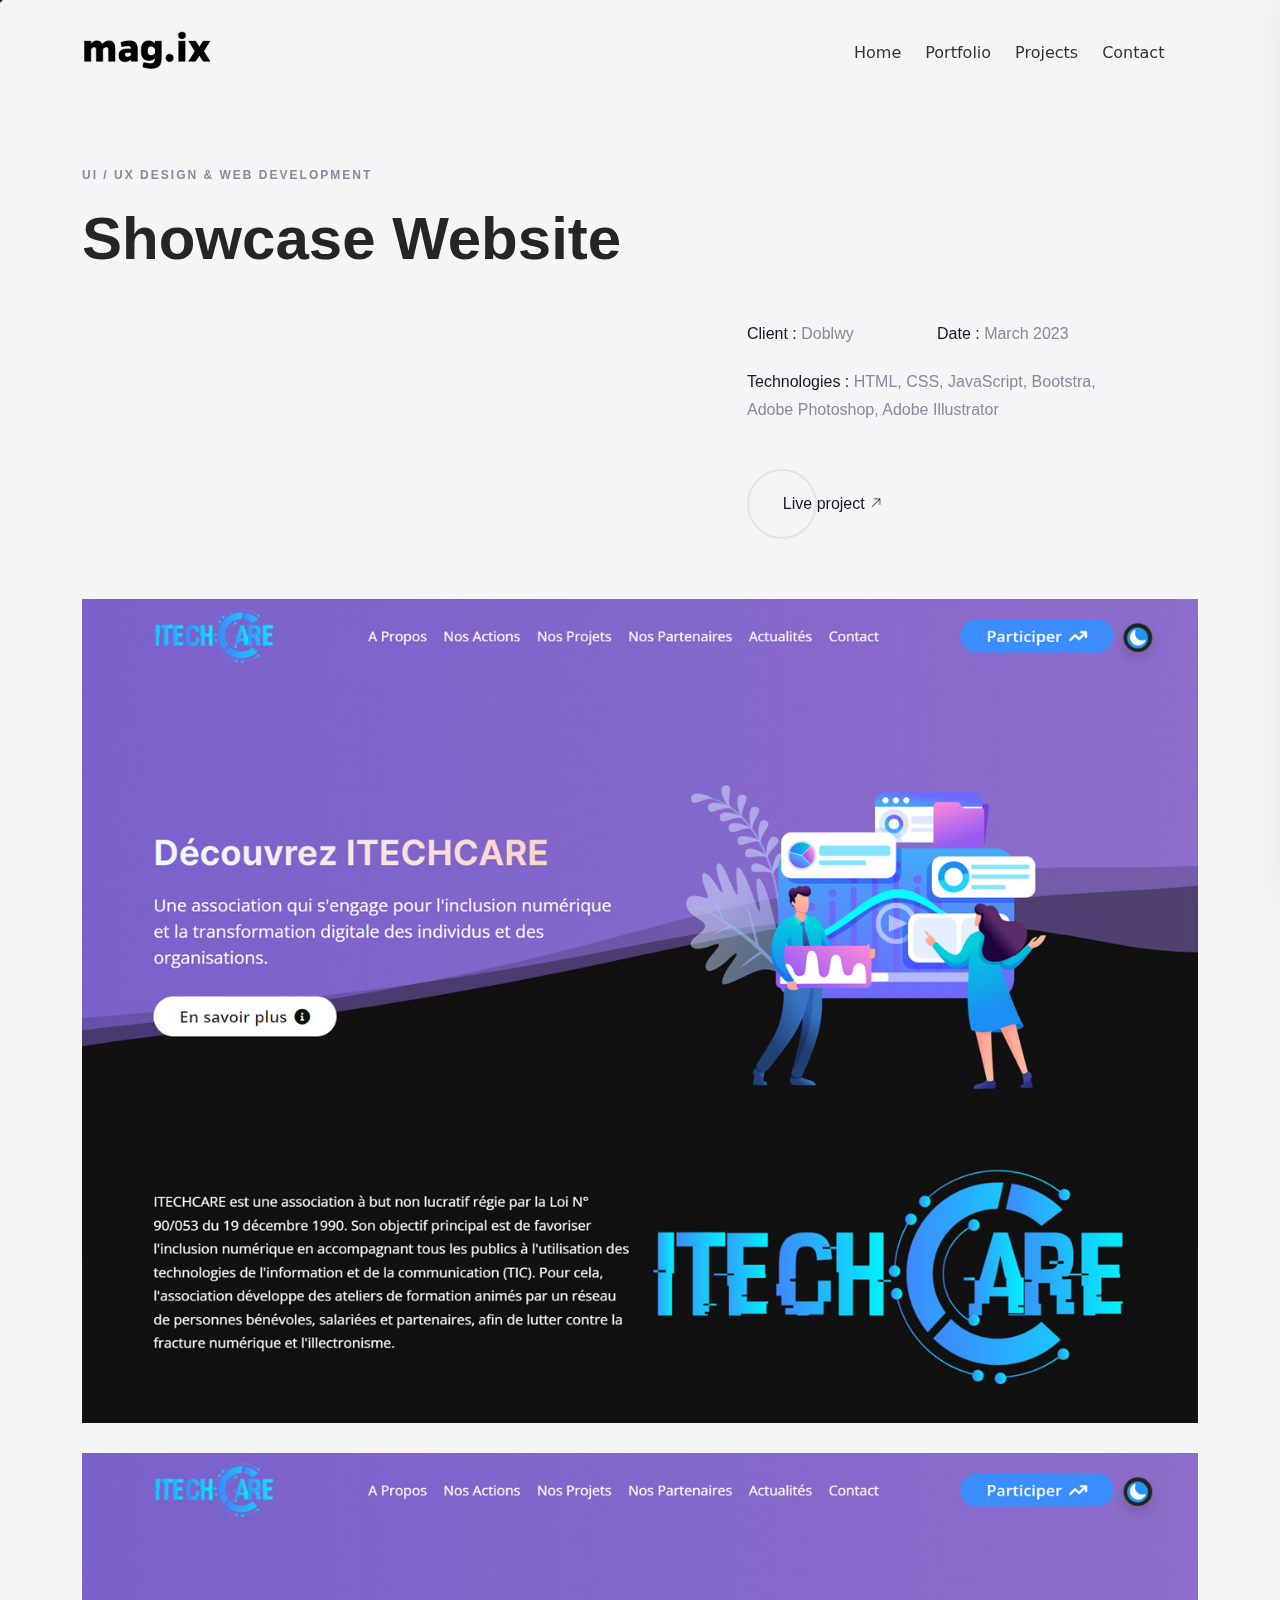
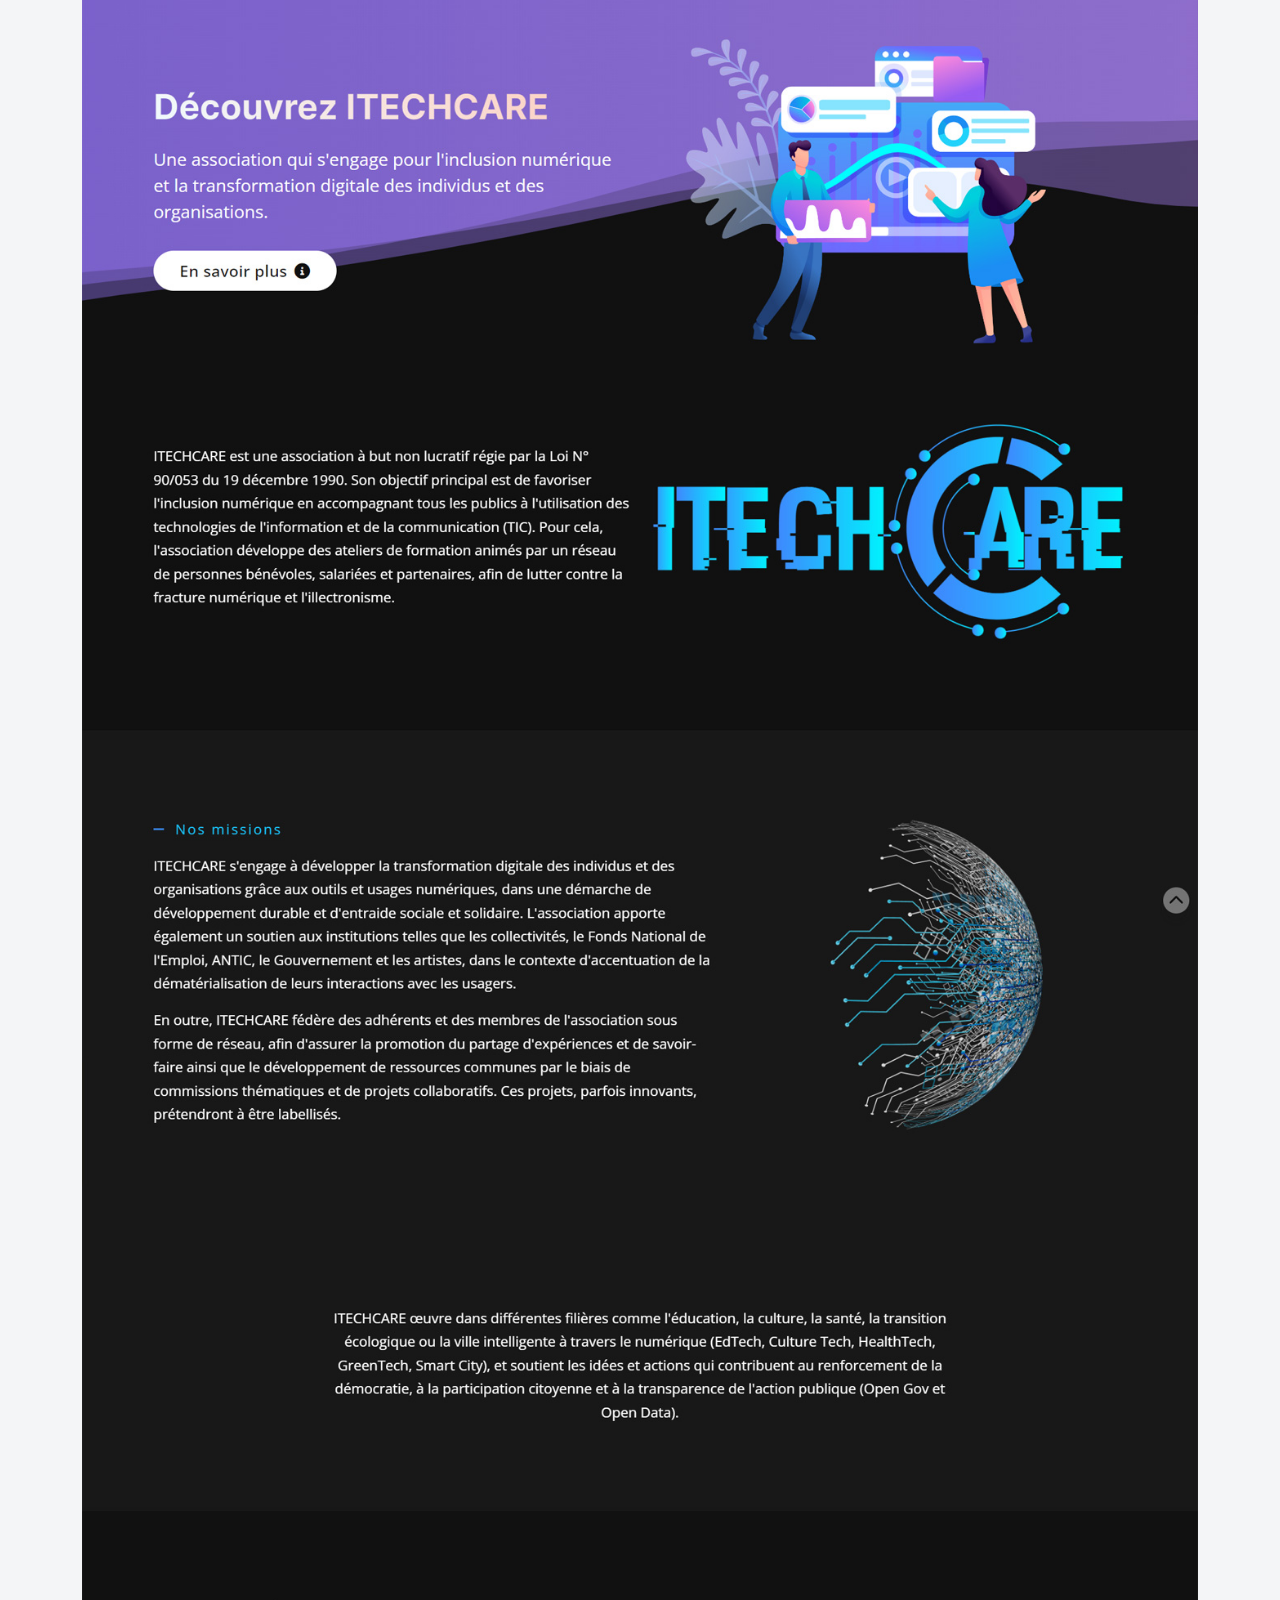
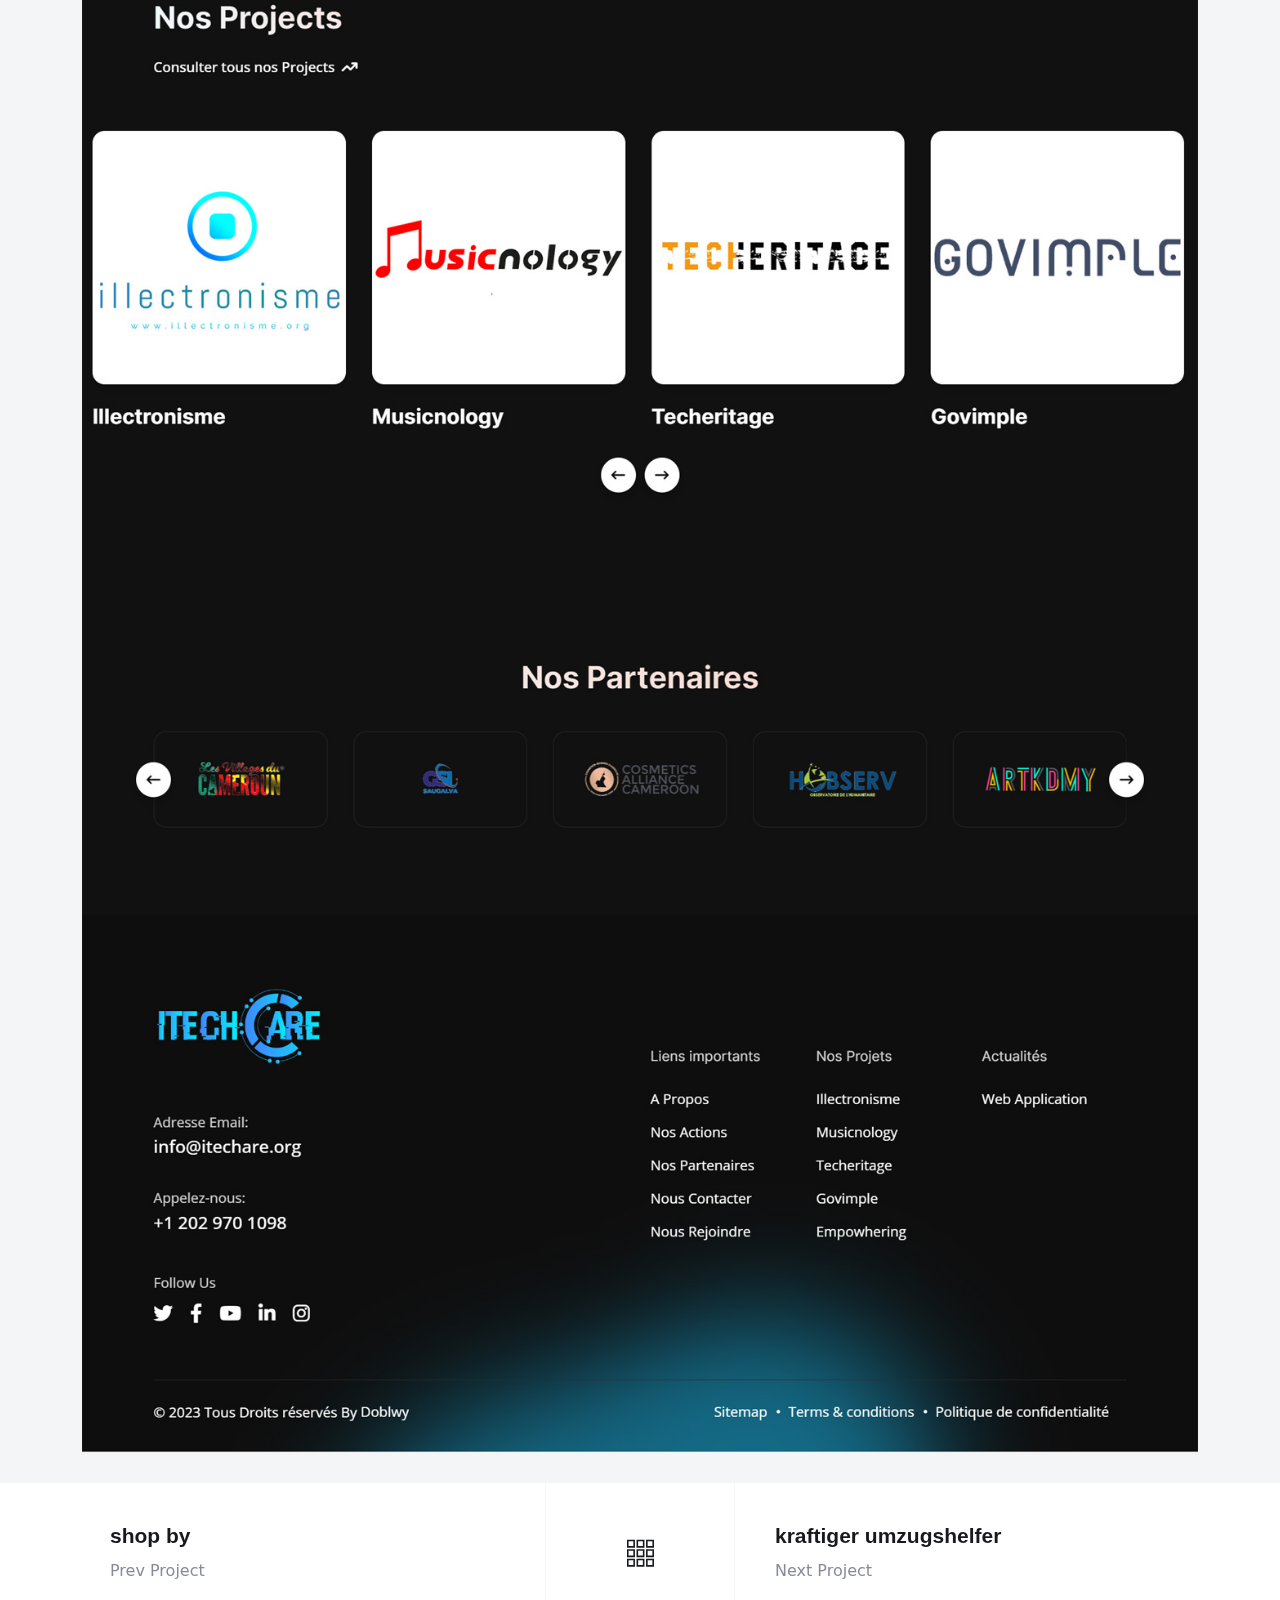
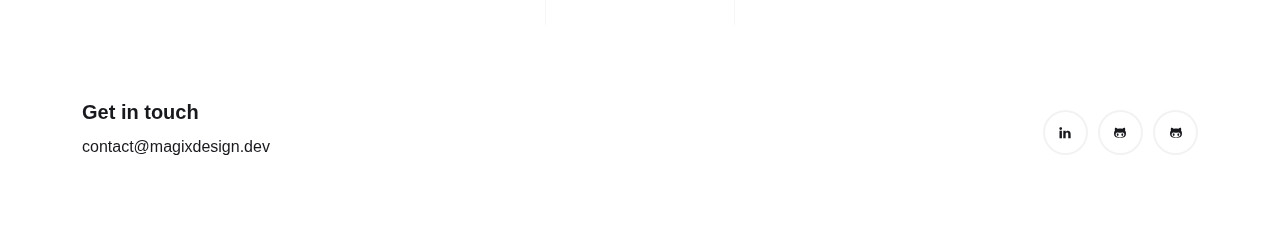
<file: portfolio-9.html>
<!DOCTYPE html>
<html lang="en">

<head>
    <meta charset="utf-8">
    <meta http-equiv="X-UA-Compatible" content="IE=edge">
    <meta name="viewport" content="width=device-width, initial-scale=1">
    <title>Donald Magoua | Portfolio </title>
    <link rel="icon" type="image/png" href="images/favicon.png" />
    <link rel="stylesheet" href="https://fonts.googleapis.com/css2?family=Syne:wght@400;500;600;700;800&amp;display=swap">
    <link rel="stylesheet" href="css/plugins.css" />
    <link rel="stylesheet" href="css/style.css">

     <!-- Google tag (gtag.js) -->
     <script async src="https://www.googletagmanager.com/gtag/js?id=G-B72MM48CZ2"></script>
     <script>
     window.dataLayer = window.dataLayer || [];
     function gtag(){dataLayer.push(arguments);}
     gtag('js', new Date());
 
     gtag('config', 'G-B72MM48CZ2');
     </script>
     
     <!-- Weglot website tranlation -->
     <script type="text/javascript" src="https://cdn.weglot.com/weglot.min.js"></script>
     <script>
         Weglot.initialize({
             api_key: 'wg_665bd7fe655d1bf8611fd798a80f08c45'
         });
     </script>
</head>

<body>
    <!-- Preloader -->
	<div class="preloader-bg"></div>
	<div id="preloader">
		<div id="preloader-status">
			<div class="preloader-position loader"> <span></span> </div>
		</div>
	</div>
    <!-- Cursor -->
    <div class="cursor js-cursor"></div>
    <!-- Menu -->
    <nav class="nilsbrown-menu" id="nilsbrown-navbar-spy">
        <div class="nilsbrown-menu-inner" id="nilsbrown-navbar">
            <ul class="list-unstyled">
                <li><a href="index.html">Home</a></li>
                <li><a href="index.html#portfolio">Portfolio</a></li>
                <li><a href="index.html#projects">Projects</a></li>
                <li><a href="contact.html">Contact</a></li>
            </ul>
        </div>
    </nav>
    <!-- Header -->
    <header class="nilsbrown-header">
        <div class="container">
            <div class="row align-items-center">
                <!-- Logo -->
                <div class="col-8 col-md-8">
                    <div class="logo-wrap">
                        <a href="index.html">
                            <div class="logo">
                                <img src="images/logo-dark.png" alt="">
                            </div>
                        </a>
                    </div>
                </div>
                <!-- Menu Burger -->
                <div id="mobile-menu" class="col-4 col-md-4 text-right nilsbrown-menu-burger-wrap"> 
                    <a href="#" class="nilsbrown-nav-toggle nilsbrown-js-nav-toggle"><i></i></a> 
                </div>
                <!-- Desktop menu  -->
                <div id="desktop-menu" class="col-4 col-md-4 float-right">
                    <ul>
                        <li><a href="index.html">Home</a></li>
                        <li><a href="index.html#portfolio">Portfolio</a></li>
                        <li><a href="index.html#projects">Projects</a></li>
                        <li><a href="contact.html">Contact</a></li>
                    </ul>
                </div>                              
            </div>
        </div>
    </header>
    <!-- Portfolio Page  -->
    <section class="section-padding portfolio-page">
        <div class="container">
            <div class="row">
                <div class="col-md-6">
                    <!-- Project description -->
                    <div class="mb-45">
                        <h6 class="wow" data-splitting>UI / UX Design & Web Development</h6>
                        <h1 class="wow grey-filter-property" data-splitting>Showcase Website</h1>
                    </div>
                    <div>
                        <!-- <p class="wow fadeInUp" data-wow-delay=".3s">Pellentesque magna magna semper dapibus felis neca aliuen risus. Pellentesque habitant morbi tristique senectus et netus malesuada fames ac turpis egestas.</p>
                        <p class="wow fadeInUp" data-wow-delay=".6s">Nullam ac dui eget turpis pulvinar porta et et libero. Mauris hendrerit justo ac lorem pellentesque dictum.</p> -->
                    </div>
                </div> 
                <div class="col-md-4 offset-md-1 mt-160">
                    <!-- <h6 class="wow" data-splitting>Design</h6>
                    <h1 class="wow" data-splitting>Lab. 001</h1>
                    <p class="mt-45 wow fadeInUp" data-wow-delay=".1s">Pellentesque magna magna semper dapibus felis necatin aliuen risus. Pellentesque habitant morbi tristique senectus the netuse malesuada nullam ac lorem miss the duru.</p> -->
                    <div class="row">
                        <div class="col-md-6">
                            <p class="wow fadeInUp" data-wow-delay=".3s"><span>Client :</span> Doblwy </p>
                        </div>                   
                        <div class="col-md-6">
                            <p class="wow fadeInUp" data-wow-delay=".2s"><span>Date :</span> March 2023</p>
                        </div>                   
                    </div>
                    <p class="wow fadeInUp" data-wow-delay=".3s"><span>Technologies :</span> HTML, CSS, JavaScript, Bootstra, Adobe Photoshop, Adobe Illustrator</p>
                    <div class="btn-wrap wow fadeInUp text-left mt-45" data-wow-delay=".9s">
                        <div class="btn-link"> <a href="http://itechcare.org/" target="_blank">Live project <i class="ti-arrow-top-right"></i> </a> <span class="btn-block color1 animation-bounce"></span> </div>
                    </div>
                </div>
            </div>
        </div>
    </section>
    <!-- Portfolio images  -->
    <section class="post-page">
        <div class="container">
            <div class="row">
                <div class="col-md-12"> <img src="images/portfolio/9-heading.jpg" class="mb-30 img-fluid" alt="">
                <div class="col-md-12"> <img src="images/portfolio/9-full.jpg" class="mb-30 img-fluid" alt="">
                    <!-- <div class="row">
                        <div class="col-md-6">
                            <div class="vid-area mb-30">
                                <div class="vid-icon"> <img src="images/blog/2.jpg" alt="YouTube">
                                    <a class="video-gallery-button vid" href="https://youtu.be/kffBEgn-IiU"> <span class="video-gallery-polygon">
                                            <i class="ti-control-play"></i>
                                        </span> </a>
                                </div>
                            </div>
                        </div>
                        <div class="col-md-6">
                            <div class="vid-area mb-30">
                                <div class="vid-icon"> <img src="images/blog/1.jpg" alt="YouTube">
                                    <a class="video-gallery-button vid" href="https://youtu.be/kffBEgn-IiU"> <span class="video-gallery-polygon">
                                            <i class="ti-control-play"></i>
                                        </span> </a>
                                </div>
                            </div>
                        </div>
                    </div> -->
                </div>
            </div>
        </div>
    </section>
    <!-- Next & Prev -->
    <section class="nex-prv">
        <div class="container">
            <div class="row">
                <div class="col-md-5 rest">
                    <div class="prv">
                        <div class="img bg-img" data-background="images/portfolio/9.jpg">
                            <div class="text-left ontop">
                                <h5>shop by</h5> <span class="sub-title mb-0 mt-10"><a href="portfolio-4.html">Prev Project</a></span>
                            </div>
                            <div class="overly"></div>
                        </div>
                    </div>
                </div>
                <div class="col-md-2 text-center rest">
                    <a href="portfolio.html" class="all-works d-flex align-items-center"> <span class="icon full-width ti-layout-grid3"></span> </a>
                </div>
                <div class="col-md-5 rest">
                    <div class="nxt">
                        <div class="img bg-img" data-background="images/portfolio/4.jpg">
                            <div class="text-right ontop">
                                <h5>kraftiger umzugshelfer</h5> <span class="sub-title mb-0 mt-10"><a href="portfolio-1.html">Next Project</a></span>
                            </div>
                            <div class="overly"></div>
                        </div>
                    </div>
                </div>
            </div>
        </div>
    </section>
    <!-- Footer -->
    <footer class="nilsbrown-footer-section">
        <div class="container">
            <div class="row">
                <div class="col-md-4">
                    <h5>Get in touch</h5>
                    <p><a href="mailto:contact@magixdesign.com">contact@magixdesign.dev</a></p>
                </div>
                <div class="col-md-4">
                    <!-- <h5>Locations</h5>
                    <p>San Francisco — California</p> -->
                </div>
                <div class="col-md-4">
                    <ul class="nilsbrown-footer-social-link float-right">
                        <!-- <li><a href="index.html#"><i class="ti-dribbble"></i></a></li>
                        <li><a href="index.html#"><i class="ti-instagram"></i></a></li>
                        <li><a href="index.html#"><i class="ti-skype"></i></a></li> -->
                        <li><a target="_blank" href="http://www.linkedin.com/donald-magoua"><i class="ti-linkedin"></i></a></li>
                        <li><a target="_blank" href="https://github.com/Donaldmag/"><i class="ti-github"></i></a></li>
                        <li><a target="_blank" href="https://gitlab.com/magdonald/"><i class="ti-github"></i></a></li>                    </ul>
                </div>
            </div>
        </div>
    </footer>
    <!-- jQuery -->
    <script src="js/plugins/jquery-3.6.0.min.js"></script>
    <script src="js/plugins/bootstrap.min.js"></script>
    <script src="js/plugins/owl.carousel.min.js"></script>
    <script src="js/plugins/jquery.magnific-popup.min.js"></script>
    <script src="js/plugins/YouTubePopUp.js"></script>
    <script src="js/plugins/jquery.easing.1.3.js"></script>
    <script src="js/plugins/smooth-scroll.min.js"></script>
    <script src="js/plugins/wow.js"></script>
    <script src="js/custom.js"></script>
</body>

</html>
</file>
<file: css/style.css>
/* ------------------------------------------------------------------

01. General style
02. Owl-Theme custom style
03. Preloader style
04. Cursor & Drag style
05. Navigation style
06. Header Navigation style
07. Homepage style
08. Homepage Image Animation style
09. For Images Reveal Effect style
10. Text Animation style
11. For Images Imago Effect style
12. Page Header Banner style
13. Section style
14. Resume style
15. Skills Progress Bar style
16. Services style
17. Portfolio style
18. Gallery style
19. YouTube PopUp style
20. Accordion Box (for Faqs) style
21. Testimonials style
22. Clients style
23. Homepage Blog style
24. Blog style
25. Post style
26. Post Prev & Next style
27. Contact style
28. Button style
29. Footer style

------------------------------------------------------------------- */


/* ======= General style ======= */
html,
body {
    -moz-osx-font-smoothing: grayscale;
    -webkit-font-smoothing: antialiased;
    -moz-font-smoothing: antialiased;
    font-smoothing: antialiased;
}
body {
    /* font-family: 'Gentona Book', sans-serif; */
    color: #868a9b;
    font-size: 16px;
    line-height: 1.75em;
    font-weight: 400;
    background: #F4F5F7;
}
img {
    width: 100%;
    height: auto;
}
/* typography */
/* headings */
h1 {
    font-size: 60px;
}
h2 {
    font-size: 48px;
}
h3 {
    font-size: 36px;
}
h4 {
    font-size: 30px;
}
h5 {
    font-size: 24px;
}
h6 {
    font-size: 21px;
}
h1,
h2,
h3,
h4,
h5,
h6 {
    color: #868a9b;
    font-family: 'Gentona Book', sans-serif;
    font-weight: 700;
    line-height: 1.25em;
}
/* paragraph */
p {
    font-family: 'Arial', sans-serif;
    font-size: 16px;
    line-height: 1.75em;
    margin: 0 0 20px;
    color: #868a9b;
    font-weight: 400;
}
/* lists */
ul {
    list-style-type: none;
}
/* links */
a {
    color: #18191d;
    text-decoration: none;
}
a:hover {
    text-decoration: none;
    color: #18191d;
}
a:link {
    text-decoration: none;
}
a:focus {
    outline: none;
}
img {
    width: 100%;
    height: auto;
    width: 100%;
    height: auto;
    -webkit-transition: all 0.5s;
    -o-transition: all 0.5s;
    transition: all 0.5s;
}
/* form element */
button,
input,
optgroup,
select,
textarea {
    font-family: 'Gentona Book', sans-serif;
}
input[type="password"]:focus,
input[type="email"]:focus,
input[type="text"]:focus,
input[type="file"]:focus,
input[type="radio"]:focus,
input[type="checkbox"]:focus,
textarea:focus {
    outline: none;
}
input[type="password"],
input[type="email"],
input[type="text"],
input[type="file"],
textarea {
    max-width: 100%;
    margin-bottom: 20px;
    padding: 15px 0;
    height: auto;
    background-color: transparent;
    -webkit-box-shadow: none;
    box-shadow: none;
    border-width: 0 0 2px;
    border-style: solid;
    display: block;
    width: 100%;
    line-height: 1.5em;
    font-family: 'Gentona Book', sans-serif;
    font-size: 16px;
    font-weight: 400;
    color: #868a9b;
    background-image: none;
    border-bottom: 2px solid rgba(0, 0, 0, 0.05);
    border-color: ease-in-out .15s, box-shadow ease-in-out .15s;
}
input:focus,
textarea:focus {
    border-bottom-width: 2px;
    border-color: #18191d;
}
/* submit and alert success  */
input[type="submit"],
input[type="reset"],
input[type="button"],
button {
    font-family: 'Gentona Book', sans-serif;
    font-size: 16px;
    font-weight: 400;
    text-shadow: none;
    -webkit-box-shadow: none;
    box-shadow: none;
    line-height: 1.75em;
    -webkit-transition: background-color .15s ease-out;
    transition: background-color .15s ease-out;
    border: none;
    color: #868a9b;
    background: #18191d;
    padding: 17px 34px;
    position: relative;
    overflow: hidden;
    cursor: pointer;
}
input[type="submit"]:hover,
input[type="reset"]:hover,
input[type="button"]:hover,
button:hover {
    background: #18191d;
    color: #fff;
    border: none;
}

button.mfp-close:hover,
button.mfp-arrow:hover {
    background: transparent;
}
.alert-success {
    background: transparent;
    color: #868a9b;
    border: 2px solid rgba(0, 0, 0, 0.05);
    border-radius: 0px;
}
select {
    padding: 10px;
    border-radius: 5px;
}
th,
tr,
td {
    padding: 10px 0;
}
input[type="radio"],
input[type="checkbox"] {
    display: inline;
}
/* placeholder */
::-webkit-input-placeholder {
    color: #868a9b;
    font-size: 16px;
    font-weight: 400;
}
:-moz-placeholder {
    color: #868a9b;
}
::-moz-placeholder {
    color: #868a9b;
    opacity: 1;
}
:-ms-input-placeholder {
    color: #868a9b;
}
/* important css */
.bg-whit {
    background-color: #fff;
}
.bg-drknavy {
    background-color: #18191d;
}
.bg-blcknavy {
    background-color: #18191d;
}
.valign {
    display: -webkit-box;
    display: -ms-flexbox;
    display: flex;
    -webkit-box-align: center;
    -ms-flex-align: center;
    align-items: center;
}
.v-middle {
    position: absolute;
    width: 100%;
    top: 50%;
    left: 0;
    -webkit-transform: translate(0%, -50%);
    transform: translate(0%, -50%);
}
.pb-0 {
    padding-bottom: 0px !important;
}
.pt-0 {
    padding-top: 0px !important;
}
.mt-25 {
    margin-top: 25px;
}
.mt-30 {
    margin-top: 30px;
}
.mt-45 {
    margin-top: 45px;
}
.mt-60 {
    margin-top: 60px;
}
.mb-30 {
    margin-bottom: 30px;
}
.mb-25 {
    margin-bottom: 25px;
}
.mb-45 {
    margin-bottom: 45px;
}
.mb-60 {
    margin-bottom: 60px;
}
.bg-fixed {
    background-attachment: fixed;
}
.bg-img {
    background-size: cover;
    background-repeat: no-repeat;
}
.bg-img-position-top {
    background-position: top;
}
.ontop {
    position: relative;
    z-index: 7;
}
.rest {
    padding: 0 !important;
    margin: 0 !important;
}
.d-flex {
    display: flex!important;
}
.full-width {
    width: 100% !important;
}
/* list style */
.ullist {
    display: grid;
    font-size: 16px;
}
.ullist ul {
    position: relative;
    float: left;
    padding: 0px;
}
.ullist ul li {
    position: relative;
    line-height: 1.5em;
    margin-bottom: 10px;
    padding-left: 25px;
}
.ullist ul li:before {
    content: "\e64c";
    font-family: "Themify";
    position: absolute;
    left: 0;
    top: -1px;
    color: #18191d;
    font-weight: 400;
    font-size: 13px;
}


/* ======= Owl-Theme custom style ======= */
.owl-theme .owl-nav.disabled + .owl-dots {
    margin-top: 0px;
    line-height: 1.5;
    display: block;
    outline: none;
}
.owl-theme .owl-dots {
    margin-top: 20px;
}
.owl-theme .owl-dots .owl-dot span {
    width: 11px;
    height: 11px;
    margin: 0 3px;
    border-radius: 50%;
    background: transparent;
    border: 1px solid rgba(0, 0, 0, 0.5);
}
.owl-theme .owl-dots .owl-dot.active span,
.owl-theme .owl-dots .owl-dot:hover span {
    background: #fff;
    border: 1px solid #fff;
}
/* owl nav */
.owl-theme .owl-nav {
    position: absolute;
    top: 50%;
    left: 50%;
    transform: translate(-50%, -50%);
    width: 100%;
}
.owl-theme .owl-prev {
    float: left;
}
.owl-theme .owl-next {
    float: right;
}
.owl-theme .owl-nav [class*=owl-] {
    color: #FFF;
    font-size: 20px;
    margin: 5px 30px;
    padding: 4px 7px;
    background: transparent;
    display: inline-block;
    cursor: pointer;
    border-radius: 0px;
}
.owl-theme .owl-nav [class*=owl-]:hover {
    color: #fff;
    background: transparent;
}


/* ======= Preloader style ======= */
.preloader-bg,
#preloader {
	position: fixed;
	width: 100%;
	height: 100%;
	overflow: hidden;
	background: #F4F5F7;
	z-index: 999999;
}
#preloader {
	display: table;
	table-layout: fixed;
}
#preloader-status {
	display: table-cell;
	vertical-align: middle;
}
.preloader-position {
	position: relative;
	margin: 0 auto;
	text-align: center;
	-webkit-box-sizing: border-box;
	-moz-box-sizing: border-box;
	-ms-box-sizing: border-box;
	-o-box-sizing: border-box;
	box-sizing: border-box;
}
.loader {
	position: relative;
	width: 60px;
	height: 60px;
	left: 50%;
	top: auto;
	margin-left: -22px;
	margin-top: 2px;
	-webkit-animation: rotate 1s infinite linear;
	-moz-animation: rotate 1s infinite linear;
	-ms-animation: rotate 1s infinite linear;
	-o-animation: rotate 1s infinite linear;
	animation: rotate 1s infinite linear;
	border: 2px solid #e3e4e6;
	-webkit-border-radius: 50%;
	-moz-border-radius: 50%;
	-ms-border-radius: 50%;
	-o-border-radius: 50%;
	border-radius: 50%;
}
.loader span {
	position: absolute;
	width: 60px;
	height: 60px;
	top: -2px;
	left: -2px;
	border: 2px solid transparent;
	border-top: 2px solid #18191d;
	-webkit-border-radius: 50%;
	-moz-border-radius: 50%;
	-ms-border-radius: 50%;
	-o-border-radius: 50%;
	border-radius: 50%;
}
@-webkit-keyframes rotate {
	0% {
		-webkit-transform: rotate(0deg);
	}
	100% {
		-webkit-transform: rotate(360deg);
	}
}
@keyframes rotate {
	0% {
		transform: rotate(0deg);
	}
	100% {
		transform: rotate(360deg);
	}
}


/* ======= Cursor & Drag style  ======= */
.cursor {
  position: fixed;
  top: -40px;
  left: -40px;
  pointer-events: none;
  z-index: 9999;
  mix-blend-mode: difference;
}
.cursor:before {
  content: "";
  width: 75px;
  height: 75px;
  display: flex;
  flex-wrap: wrap;
  justify-content: center;
  align-items: center;
  border-radius: 50%;
  background: white;
  border: 1px solid white;
  transition: all ease 0.15s;
  transform: scale(0.15);
}
.cursor.light:before {
  transform: scale(1);
  background: transparent;
}
.cursor.drag {
  mix-blend-mode: unset;
}
.cursor.drag:before {
  transform: scale(1);
  background: #18191d;
  border-color: transparent;
}
.cursor.drag:before {
  content: "\e658";
  font-family: "Themify";
  font-size: 20px;
  color: #fff;
}
.line {
  fill: none;
  stroke: #fff;
  stroke-width: 3;
  transition: stroke-dasharray 600ms cubic-bezier(0.4, 0, 0.2, 1), stroke-dashoffset 600ms cubic-bezier(0.4, 0, 0.2, 1);
}


/* ======= Navigation style ======= */
.nilsbrown-menu {
    display: block;
    background: #fff;
    right: 0;
    z-index: 101;
    position: fixed;
    width: 370px;
    -webkit-transform: translateX(100%);
    -ms-transform: translateX(100%);
    transform: translateX(100%);
    -webkit-transition: .3s all ease;
    -o-transition: .3s all ease;
    transition: .3s all ease;
    bottom: 0;
    top: 0;
    -webkit-box-shadow: 0 0 30px rgb(0 0 0 / 5%);
    box-shadow: 0 0 30px rgb(0 0 0 / 5%);
    min-height: 300px;
    overflow: auto;
}
.nilsbrown-menu ul {
    position: relative;
    margin-top: 150px;
    margin-bottom: 50px;
}
.nilsbrown-menu ul > li {
    list-style: none;
    visibility: hidden;
    opacity: 0;
    top: -20px;
    position: relative;
    text-align: center;
    -webkit-transition: .3s all ease;
    -o-transition: .3s all ease;
    transition: .3s all ease;
    margin: 0 40px;
    padding: 10px 15px;
}
.nilsbrown-menu ul > li.is-show {
    visibility: visible;
    opacity: 1;
    top: 0px;
}
.nilsbrown-menu ul > li a {
    color: #18191d;
    font-size: 18px;
    font-family: 'Gentona Book', sans-serif;
    font-weight: 700;
}
.nilsbrown-menu ul > li a:hover {
    color: #18191d;
}
.nilsbrown-menu ul > li.active a {
    color: #18191d;
}
.nilsbrown-menu.nilsbrown-menu-show {
    -webkit-transform: translateX(0%);
    -ms-transform: translateX(0%);
    transform: translateX(0%);
}
.logo-wrap {
    position: relative;
    z-index: 1021;
}
.nilsbrown-menu ul li ul {
    position: relative;
    margin-top: 0px;
    margin-bottom: 0px;
    border: none;
    border-radius: 0px;
    background: transparent;
}
.nilsbrown-menu ul li ul li {
    list-style: none;
    visibility: visible;
    opacity: 1;
    top: 0px;
    position: relative;
    -webkit-transition: .3s all ease;
    -o-transition: .3s all ease;
    transition: .3s all ease;
    margin: 0;
    padding: 5px 15px;
    background: transparent;
    text-align: center;
}
.nilsbrown-menu ul li ul li:last-of-type,
.nilsbrown-menu ul li ul > li a:last-of-type {
    padding-bottom: 0px;
}
.nilsbrown-menu ul li ul li:hover {
    background: transparent !important;
}
.nilsbrown-menu ul > li.dropdown span {
    color: #18191d;
    font-size: 18px;
    font-family: 'Gentona Book', sans-serif;
    font-weight: 700;
}
.nilsbrown-menu ul > li.dropdown span i {
    font-size: 9px;
    font-weight: normal;
    color: #868a9b;
}
.nilsbrown-menu ul li ul > li a {
    padding: 5px 15px;
    font-family: 'Gentona Book', sans-serif;
    font-size: 16px;
    font-weight: 700;
    color: #868a9b;
    position: relative;
    -webkit-transition: all .4s;
    transition: all .4s;
}
.nilsbrown-menu ul li ul > li a:hover,
.nilsbrown-menu ul li ul > li.active a {
    color: #18191d;
}


/* ======= Header Navigation style ======= */
.nilsbrown-header {
    padding: 25px;
    position: relative;
    top: 0;
    z-index: 900;
    width: 100%;
    height: 100px;
    margin-bottom: 0;
    background: transparent;
}
.nilsbrown-header .logo img {
    width: 170px;
}
.nilsbrown-header h1 {
    position: relative;
    font-size: 40px;
    line-height: 1em;
    font-weight: 900;
    margin-bottom: 0px;
    color: #fff;
    padding: 0;
}
.nilsbrown-header h1 span.stroke {
    position: absolute;
    font-size: 60px;
    -webkit-text-stroke: 1px #868a9b;
    color: transparent;
    transform: rotate(-30deg);
    -webkit-transform: rotate(-30deg);
    -moz-transform: rotate(-30deg);
    -ms-transform: rotate(-30deg);
    -o-transform: rotate(-30deg);
}
.nilsbrown-header.scrolled {
    position: fixed;
    padding: 25px;
    top: 0;
    background: #fff;
    -webkit-transition: .0s all ease;
    -o-transition: .0s all ease;
    transition: .0s all ease;
    -webkit-transform: translateY(-100%);
    -ms-transform: translateY(-100%);
    transform: translateY(-100%);
    box-shadow: 0 0 50px 0 rgb(0 0 0 / 5%);
    height: 80px;
}
.nilsbrown-header.scrolled h1 {
    margin-bottom: 0px;
    color: #18191d;
    padding: 0;
}
.nilsbrown-header.scrolled h1 span.stroke {
    -webkit-text-stroke: 1px #18191d;
    color: transparent;
}
.nilsbrown-header.scrolled .nilsbrown-nav-toggle {
    top: -1px !important;
}
.nilsbrown-header.awake {
    -webkit-transition: .3s all ease;
    -o-transition: .3s all ease;
    transition: .3s all ease;
    -webkit-transform: translateY(0%);
    -ms-transform: translateY(0%);
    transform: translateY(0%);
}
.nilsbrown-header.sleep {
    -webkit-transition: .3s all ease;
    -o-transition: .3s all ease;
    transition: .3s all ease;
    -webkit-transform: translateY(-100%);
    -ms-transform: translateY(-100%);
    transform: translateY(-100%);
}
.nilsbrown-nav-toggle {
    top: 0px !important;
}
.nilsbrown-nav-toggle i,
.nilsbrown-nav-toggle i:before,
.nilsbrown-nav-toggle i:after {
    background: #18191d !important;
}
.nilsbrown-menu-burger-wrap {
    position: relative;
    z-index: 1022;
}
.nilsbrown-nav-toggle {
    width: 50px;
    height: 50px;
    cursor: pointer;
    text-decoration: none;
    position: relative;
    top: -15px;
    z-index: 109;
    display: block !important;
    float: right;
    right: 0;
    display: none;
    border-bottom: none !important;
    background-color: #fff;
    border-radius: 50%;
}
.nilsbrown-nav-toggle:hover i:before {
    top: -7px;
}
.nilsbrown-nav-toggle:hover i:after {
    bottom: -7px;
}
.nilsbrown-nav-toggle.active i {
    background: transparent !important;
}
.nilsbrown-nav-toggle.active i:before {
    top: -2px;
    -webkit-transform: rotateZ(45deg);
    -moz-transform: rotateZ(45deg);
    -ms-transform: rotateZ(45deg);
    -o-transform: rotateZ(45deg);
    transform: rotateZ(45deg);
}
.nilsbrown-nav-toggle.active i:after {
    bottom: 0;
    -webkit-transform: rotateZ(-45deg);
    -moz-transform: rotateZ(-45deg);
    -ms-transform: rotateZ(-45deg);
    -o-transform: rotateZ(-45deg);
    transform: rotateZ(-45deg);
}
.nilsbrown-nav-toggle:hover,
.nilsbrown-nav-toggle:focus,
.nilsbrown-nav-toggle:active {
    outline: none;
    border-bottom: none !important;
}
.nilsbrown-nav-toggle i {
    position: relative;
    display: -moz-inline-stack;
    display: inline-block;
    zoom: 1;
    *display: inline;
    width: 25px;
    height: 0px;
    top: 7px;
    font: bold 14px/.4 Helvetica;
    text-transform: uppercase;
    text-indent: -55px;
    background: #fff;
    -webkit-transition: all .2s ease-out;
    -o-transition: all .2s ease-out;
    transition: all .2s ease-out;
}
.nilsbrown-nav-toggle i:before,
.nilsbrown-nav-toggle i:after {
    content: '';
    width: 25px;
    height: 2px;
    background: #fff;
    position: absolute;
    left: 12px;
    -webkit-transition: 0.2s;
    -o-transition: 0.2s;
    transition: 0.2s;
}
.nilsbrown-nav-toggle i:before {
    top: -6px;
}
.nilsbrown-nav-toggle i:after {
    bottom: -6px;
}


/* ======= Homepage style ======= */
.header-section {
    padding-top: 0px;
}
.header-section-wrap {
    overflow: hidden;
}
.header-view-on-mobile h1,
.header-not-view-on-mobile h1 {
    font-size: 120px;
    line-height: 0.7em;
    font-weight: 800;
    text-transform: capitalize;
    margin-bottom: 10px;
    color: #18191d;
    text-shadow: 1px 1px #fff;
}
.header-view-on-mobile h1 span.stroke,
.header-not-view-on-mobile h1 span.stroke {
    color: #18191d;
}
.header-view-on-mobile h6,
.header-not-view-on-mobile h6 {
    display: inline-block;
    text-transform: uppercase;
    font-weight: 700;
    font-size: 14px;
    letter-spacing: 2px;
    color: #18191d;
    margin-bottom: 0px;
}
.header-view-on-mobile p,
.header-not-view-on-mobile p {
    color: #18191d;
    font-size: 16px;
    line-height: 1em;
    margin-bottom: 30px;
    font-weight: 400;
}
.header-not-view-on-mobile {
    display: none;
}
.header-cont {
    position: relative;
    z-index: 99;
}
.header-cont-text {
    padding: 30px 0;
    position: relative;
    z-index: 99;
}
.header-cont-text p {
    font-family: 'Gentona Book', sans-serif;
    font-size: 16px;
    margin-bottom: 0px;
}
.header-img {
    width: 100%;
}


/* ======= Homepage Image Animation style ======= */
.ripple-animation,
.morp-ani {
    --morp-value: 66% 24% 44% 56% / 44% 24% 70% 56%;
    --morp-md-value: 43% 38% 39% 35% / 44% 39% 43% 56%;
    --morp-time: 8s;
    --morp-spin-time: 20s;
    animation: morpspin var(--morp-spin-time) linear infinite reverse
}
.morp-ani:before {
    -webkit-animation: vsmorph var(--morp-time) ease-in-out infinite both alternate;
    animation: vsmorph var(--morp-time) ease-in-out infinite both alternate
}
.transform-banner img {
    -webkit-animation: border-transform 10s linear infinite alternate forwards;
    animation: border-transform 10s linear infinite alternate forwards;
    border-radius: 100%
}
@-webkit-keyframes ripple {
    0% {
        -webkit-transform: scale(1);
        transform: scale(1);
        opacity: 0
    }

    30% {
        opacity: 0.40
    }

    100% {
        -webkit-transform: scale(1.5);
        transform: scale(1.5);
        opacity: 0
    }
}
@keyframes ripple {
    0% {
        -webkit-transform: scale(1);
        transform: scale(1);
        opacity: 0
    }

    30% {
        opacity: 0.40
    }

    100% {
        -webkit-transform: scale(1.5);
        transform: scale(1.5);
        opacity: 0
    }
}
@-webkit-keyframes morph {
    0% {
        border-radius: 40% 60% 60% 40% / 60% 30% 70% 40%
    }

    100% {
        border-radius: 40% 60%
    }
}
@keyframes morph {
    0% {
        border-radius: 40% 60% 60% 40% / 60% 30% 70% 40%
    }

    100% {
        border-radius: 40% 60%
    }
}
@-webkit-keyframes vsmorph {
    0% {
        border-radius: var(--morp-value)
    }

    50% {
        border-radius: var(--morp-md-value)
    }

    100% {
        border-radius: 40% 60%
    }
}
@keyframes vsmorph {
    0% {
        border-radius: var(--morp-value)
    }

    50% {
        border-radius: var(--morp-md-value)
    }

    100% {
        border-radius: 40% 60%
    }
}
@-webkit-keyframes vsheromorph {
    0% {
        border-radius: 25% 80% 57% 47% / 53% 60% 43% 52%
    }

    50% {
        border-radius: 40% 60% 60% 40% / 60% 30% 70% 40%
    }

    100% {
        border-radius: 40% 60%
    }
}
@keyframes vsheromorph {
    0% {
        border-radius: 25% 80% 57% 47% / 53% 60% 43% 52%
    }

    50% {
        border-radius: 40% 60% 60% 40% / 60% 30% 70% 40%
    }

    100% {
        border-radius: 40% 60%
    }
}
@-webkit-keyframes morpspin {
    to {
        -webkit-transform: rotate(1turn);
        transform: rotate(1turn)
    }
}
@keyframes morpspin {
    to {
        -webkit-transform: rotate(1turn);
        transform: rotate(1turn)
    }
}
@-webkit-keyframes border-transform {
    0%,
    100% {
        border-radius: 63% 37% 54% 46%/55% 48% 52% 45%
    }

    14% {
        border-radius: 40% 60% 54% 46%/49% 60% 40% 51%
    }

    28% {
        border-radius: 54% 46% 38% 62%/49% 70% 30% 51%
    }

    42% {
        border-radius: 61% 39% 55% 45%/61% 38% 62% 39%
    }

    56% {
        border-radius: 61% 39% 67% 33%/70% 50% 50% 30%
    }

    70% {
        border-radius: 50% 50% 34% 66%/56% 68% 32% 44%
    }

    84% {
        border-radius: 46% 54% 50% 50%/35% 61% 39% 65%
    }
}
@keyframes border-transform {
    0%,
    100% {
        border-radius: 63% 37% 54% 46%/55% 48% 52% 45%
    }

    14% {
        border-radius: 40% 60% 54% 46%/49% 60% 40% 51%
    }

    28% {
        border-radius: 54% 46% 38% 62%/49% 70% 30% 51%
    }

    42% {
        border-radius: 61% 39% 55% 45%/61% 38% 62% 39%
    }

    56% {
        border-radius: 61% 39% 67% 33%/70% 50% 50% 30%
    }

    70% {
        border-radius: 50% 50% 34% 66%/56% 68% 32% 44%
    }

    84% {
        border-radius: 46% 54% 50% 50%/35% 61% 39% 65%
    }
}
@-webkit-keyframes moving {
    0% {
        -webkit-transform: translate(0px, 0px);
        transform: translate(0px, 0px)
    }

    20% {
        -webkit-transform: translate(0px, -60px);
        transform: translate(0px, -60px)
    }

    50% {
        -webkit-transform: translate(-60px, -60px);
        transform: translate(-60px, -60px)
    }

    70% {
        -webkit-transform: translate(-60px, 0px);
        transform: translate(-60px, 0px)
    }

    100% {
        -webkit-transform: translate(0px, 0px);
        transform: translate(0px, 0px)
    }
}
@keyframes moving {
    0% {
        -webkit-transform: translate(0px, 0px);
        transform: translate(0px, 0px)
    }

    20% {
        -webkit-transform: translate(0px, -60px);
        transform: translate(0px, -60px)
    }

    50% {
        -webkit-transform: translate(-60px, -60px);
        transform: translate(-60px, -60px)
    }

    70% {
        -webkit-transform: translate(-60px, 0px);
        transform: translate(-60px, 0px)
    }

    100% {
        -webkit-transform: translate(0px, 0px);
        transform: translate(0px, 0px)
    }
}
@-webkit-keyframes arrow-left {
    0% {
        -webkit-transform: translateX(0);
        transform: translateX(0)
    }

    20% {
        -webkit-transform: translateX(-20px);
        transform: translateX(-20px)
    }

    40% {
        -webkit-transform: translateX(0);
        transform: translateX(0)
    }

    60% {
        -webkit-transform: translateX(-20px);
        transform: translateX(-20px)
    }

    100% {
        -webkit-transform: translateX(0);
        transform: translateX(0)
    }
}
@keyframes arrow-left {
    0% {
        -webkit-transform: translateX(0);
        transform: translateX(0)
    }

    20% {
        -webkit-transform: translateX(-20px);
        transform: translateX(-20px)
    }

    40% {
        -webkit-transform: translateX(0);
        transform: translateX(0)
    }

    60% {
        -webkit-transform: translateX(-20px);
        transform: translateX(-20px)
    }

    100% {
        -webkit-transform: translateX(0);
        transform: translateX(0)
    }
}
@-webkit-keyframes arrow-right {
    0% {
        -webkit-transform: translateX(0);
        transform: translateX(0)
    }

    20% {
        -webkit-transform: translateX(20px);
        transform: translateX(20px)
    }

    40% {
        -webkit-transform: translateX(0);
        transform: translateX(0)
    }

    60% {
        -webkit-transform: translateX(20px);
        transform: translateX(20px)
    }

    100% {
        -webkit-transform: translateX(0);
        transform: translateX(0)
    }
}
@keyframes arrow-right {
    0% {
        -webkit-transform: translateX(0);
        transform: translateX(0)
    }

    20% {
        -webkit-transform: translateX(20px);
        transform: translateX(20px)
    }

    40% {
        -webkit-transform: translateX(0);
        transform: translateX(0)
    }

    60% {
        -webkit-transform: translateX(20px);
        transform: translateX(20px)
    }

    100% {
        -webkit-transform: translateX(0);
        transform: translateX(0)
    }
}


/* ======= For Images Reveal Effect style ======= */
.reveal-effect {
  float: left;
  position: relative;
}
.reveal-effect.animated:before {
  content: "";
  width: 100%;
  height: 100%;
  background: #18191d;
  position: absolute;
  left: 0;
  top: 0;
  animation: 1s reveal linear forwards;
  -webkit-animation-duration: 1s;
  z-index: 1;
  -moz-animation-duration: 1s;
  -ms-animation-duration: 1s;
  -o-animation-duration: 1s;
  animation-duration: 1s;
  -webkit-animation-fill-mode: forwards;
  -moz-animation-fill-mode: forwards;
  -ms-animation-fill-mode: forwards;
  -o-animation-fill-mode: forwards;
  animation-fill-mode: forwards;
  -webkit-animation-timing-function: cubic-bezier(0.785, 0.135, 0.15, 0.86);
  -moz-animation-timing-function: cubic-bezier(0.785, 0.135, 0.15, 0.86);
  -o-animation-timing-function: cubic-bezier(0.785, 0.135, 0.15, 0.86);
  -ms-animation-timing-function: cubic-bezier(0.785, 0.135, 0.15, 0.86);
  animation-timing-function: cubic-bezier(0.785, 0.135, 0.15, 0.86);
}
.reveal-effect.animated > * {
  animation: 1s reveal-inner linear forwards;
}
@-webkit-keyframes reveal {
  0% {
    left: 0;
    width: 0;
  }
  50% {
    left: 0;
    width: 100%;
  }
  51% {
    left: auto;
    right: 0;
  }
  100% {
    left: auto;
    right: 0;
    width: 0;
  }
}
@-webkit-keyframes reveal-inner {
  0% {
    visibility: hidden;
    opacity: 0;
  }
  50% {
    visibility: hidden;
    opacity: 0;
  }
  51% {
    visibility: visible;
    opacity: 1;
  }
  100% {
    visibility: visible;
    opacity: 1;
  }
}
@media only screen and (max-width: 991px), only screen and (max-device-width: 991px) {
  .cursor {
    display: none;
  }

}


/* ======= Text Animation style ======= */
.splitting.animated .char {
    -webkit-animation: fadeInUp 0.4s cubic-bezier(0.3, 0, 0.7, 1) both;
    animation: fadeInUp 0.4s cubic-bezier(0.3, 0, 0.7, 1) both;
    -webkit-animation-delay: calc(30ms * var(--char-index));
    animation-delay: calc(30ms * var(--char-index));
}
.splitting .whitespace {
    /* width: 10px; */
}
@-webkit-keyframes fadeInUp {
    0% {
        opacity: 0;
        -webkit-transform: translateY(20px);
        transform: translateY(20px);
    }
    100% {
        opacity: 1;
        -webkit-transform: translateY(0);
        transform: translateY(0);
    }
}
@keyframes fadeInUp {
    0% {
        opacity: 0;
        -webkit-transform: translateY(20px);
        transform: translateY(20px);
    }
    100% {
        opacity: 1;
        -webkit-transform: translateY(0);
        transform: translateY(0);
    }
}
.splitting.txt.animated .char {
    -webkit-animation: fadeIn 0.3s cubic-bezier(0.3, 0, 0.7, 1) both;
    animation: fadeIn 0.3s cubic-bezier(0.3, 0, 0.7, 1) both;
    -webkit-animation-delay: calc(10ms * var(--char-index));
    animation-delay: calc(10ms * var(--char-index));
}
.splitting.txt .whitespace {
    /* width: 5px; */
}
@-webkit-keyframes fadeIn {
    0% {
        opacity: 0;
    }
    100% {
        opacity: 1;
    }
}
@keyframes fadeIn {
    0% {
        opacity: 0;
    }
    100% {
        opacity: 1;
    }
}


/* ======= For Images Imago Effect style ======= */
.imago {
    -webkit-clip-path: polygon(0 0, 100% 0, 100% 0, 0 0);
    clip-path: polygon(0 0, 100% 0, 100% 0, 0 0);
    -webkit-transition: all .8s;
    -o-transition: all .8s;
    transition: all .8s;
    -webkit-transition-delay: .3s;
    -o-transition-delay: .3s;
    transition-delay: .3s;
}
.imago.animated {
    -webkit-clip-path: polygon(0 0, 100% 0, 100% 100%, 0 100%);
    clip-path: polygon(0 0, 100% 0, 100% 100%, 0 100%);
}


/* ======= Page Header Banner style ======= */
.banner-header {
    padding-top: 200px;
    padding-bottom: 200px;
    background-size: cover;
    background-position: top top;
}
.banner-header h6 {
    display: inline-block;
    font-weight: 700;
    font-size: 12px;
    color: #868a9b;
    margin-bottom: 20px;
    text-transform: uppercase;
    letter-spacing: 2px;
}
.banner-header h6 a {
    color: #868a9b;
}
.banner-header h1 {
    position: relative;
    font-size: 60px;
    line-height: 1em;
    font-weight: 700;
    margin-bottom: 20px;
    color: #18191d;
}
.banner-header p {
    font-size: 16px;
    font-weight: 400;
    color: #868a9b;
    -webkit-animation-delay: 1s;
    animation-delay: 1s;
}
.banner-header p a {
    color: #868a9b;
}
.banner-header p span {
    color: #18191d;
}
/* author & date */
.banner-header .author .avatar {
    width: 27px;
    height: 27px;
    overflow: hidden;
    border-radius: 50%;
    margin-right: 5px;
}
.banner-header .post {
    margin-top: 20px;
}
.banner-header .post div {
    display: inline-block;
}
.banner-header .post .author {
    margin-right: 20px;
    font-size: 13px;
}
.banner-header .post .date-comment {
    position: relative;
    font-size: 13px;
    color: #fff;
    margin-right: 20px
}
.banner-header .post .date-comment i {
    color: #18191d;
    font-size: 18px;
    margin-right: 5px;
}
.banner-header .post .date-comment:last-of-type {
    margin-right: 0px;
}
@media screen and (max-width: 767px) {
    .banner-header h6 {
        font-size: 12px;
        font-weight: 400;
        margin-bottom: 10px;
    }
    .banner-header h6 a:hover {
        color: #fff;
    }
    .banner-header h6 i {
        margin: 0 15px;
        font-size: 10px;
    }
    .banner-header h1 {
        font-size: 36px;
    }
    .banner-header p {
        font-size: 16px;
        color: #868a9b;
    }
}


/* ======= Section style ======= */
.section-padding {
    padding: 60px 0;
}
.section-padding h1 {
    font-size: 60px;
    line-height: 1.2em;
    font-weight: 700;
    margin-bottom: 0px;
    color: #00296B;
}
.section-padding h1 span.stroke {
    color: transparent;
}
.section-padding h6 {
    display: inline-block;
    font-weight: 700;
    font-size: 12px;
    color: #868a9b;
    margin-bottom: 20px;
    text-transform: uppercase;
    letter-spacing: 2px;
}


/* ======= Resume style ======= */
.resume .o-hidden {
    width: 100%;
}
.resume .profile {
    width: 100%;
}
.resume .profile::-webkit-scrollbar {
    width: 0 !important;
}
.resume .hero-img {
    border-radius: 5px;
    overflow: hidden;
}
.resume .block h4 {
    color: #18191d;
    font-size: 24px;
    margin-bottom: 30px;
    padding-bottom: 10px;
    border-bottom: 2px solid rgba(0, 0, 0, 0.05);
}
.resume .block .item {
    margin-bottom: 30px;
}
.resume .block .item:last-of-type {
    margin-bottom: 0;
}
.resume .block h5 {
color: #18191d;
    font-size: 16px;
    margin-bottom: 0px;
    font-weight: 700;
}
.resume .block h5 span {
    padding: 3px 12px;
    background: transparent;
    font-size: 14px;
    float: right;
    color: #868a9b;
    font-weight: 400;
    border: 2px solid rgba(0, 0, 0, 0.05);
}
.resume .block p {
    font-size: 16px;
    color: #868a9b;
}
.resume .content .butn {
    margin-right: 10px;
}
.resume .content .butn:last-of-type {
    margin-right: 0;
}


/* ======= Skills Progress Bar style ======= */
.bar {
    position: relative;
    background-color: #e6e7eb;
    height: 6px;
    margin: 0 0 30px 0;
    border-radius: 10px;
}
.bar-fill {
    position: absolute;
    height: 6px;
}
.bar-title {
    position: relative;
    font-family: 'Gentona Book', sans-serif;
    font-size: 16px;
    font-weight: 700;
    line-height: 1.5em;
    text-align: left;
    margin: 0 0 5px 0;
    color: #18191d;
}
.percent {
    position: absolute;
    right: 0;
}
/* animations for skills progress bar */
.bar-fill-design {
    width: 90%;
    background-color: #868a9b;
    border-radius: 10px;
    animation: bar-fill-design 2s ease-out;
    -moz-animation: bar-fill-design 2s ease-out;
    -webkit-animation: bar-fill-design 2s ease-out;
}
@keyframes bar-fill-design {
    0% {
        width: 0px;
    }
    100% {
        width: 90%;
    }
}
@-moz-keyframes bar-fill-design {
    0% {
        width: 0px;
    }
    100% {
        width: 90%;
    }
}
@-webkit-keyframes bar-fill-design {
    0% {
        width: 0px;
    }
    100% {
        width: 90%;
    }
}
.bar-fill-branding {
    width: 80%;
    background-color: #868a9b;
    border-radius: 10px;
    animation: bar-fill-branding 2s ease-out;
    -moz-animation: bar-fill-branding 2s ease-out;
    -webkit-animation: bar-fill-branding 2s ease-out;
}
@keyframes bar-fill-branding {
    0% {
        width: 0px;
    }
    100% {
        width: 80%;
    }
}
@-moz-keyframes bar-fill-branding {
    0% {
        width: 0px;
    }
    100% {
        width: 80%;
    }
}
@-webkit-keyframes bar-fill-branding {
    0% {
        width: 0px;
    }
    100% {
        width: 80%;
    }
}
.bar-fill-webdesign {
    width: 95%;
    background-color: #868a9b;
    border-radius: 10px;
    animation: bar-fill-webdesign 2s ease-out;
    -moz-animation: bar-fill-webdesign 2s ease-out;
    -webkit-animation: bar-fill-webdesign 2s ease-out;
}
@keyframes bar-fill-webdesign {
    0% {
        width: 0px;
    }
    100% {
        width: 95%;
    }
}
@-moz-keyframes bar-fill-webdesign {
    0% {
        width: 0px;
    }
    100% {
        width: 95%;
    }
}
@-webkit-keyframes bar-fill-webdesign {
    0% {
        width: 0px;
    }
    100% {
        width: 95%;
    }
}
.bar-fill-socialmedia {
    width: 85%;
    background-color: #868a9b;
    border-radius: 10px;
    animation: bar-fill-socialmedia 2s ease-out;
    -moz-animation: bar-fill-socialmedia 2s ease-out;
    -webkit-animation: bar-fill-socialmedia 2s ease-out;
}
@keyframes bar-fill-socialmedia {
    0% {
        width: 0px;
    }
    100% {
        width: 85%;
    }
}
@-moz-keyframes bar-fill-socialmedia {
    0% {
        width: 0px;
    }
    100% {
        width: 85%;
    }
}
@-webkit-keyframes bar-fill-socialmedia {
    0% {
        width: 0px;
    }
    100% {
        width: 85%;
    }
}


/* ======= Services style ======= */
.services .item {
	padding: 60px 40px 90px 40px;
    background-color: #FFF;
    position: relative;
	-webkit-transition: all .5s;
  transition: all .5s;
}
.services .item:hover {
  border-color: transparent;
	background-color: #24252b;
}
.services .item:hover .numb {
  -webkit-text-stroke: 1px #18191d;
}
.services .item .icon {
    color: #18191d;
    font-size: 50px;
    z-index: 2;
    margin-bottom: 20px;
}
.services .item:hover .icon {
  color: #FFF;
}
.services .item h5 {
    font-size: 24px;
    margin-bottom: 20px;
    font-weight: 700;
    color: #18191d;
}
.services .item p {
    color: #868a9b;
}
.services .item:hover h5 {
	color: #FFF;
}
.services .item:hover p {
	color: #FFF;
}
.services .item .numb {
    font-size: 48px;
    font-weight: 900;
    position: absolute;
    bottom: 40px;
    right: 40px;
    color: transparent;
    -webkit-text-stroke: 1px rgba(0,0,0,0.3);
    opacity: .6;
}
.services .item:hover .numb {
    -webkit-text-stroke: 1px rgba(255,255,255,0.6);
}
.services-page h5 {
    color: #18191d;
}


/* ======= Portfolio style ======= */
.portfolio {
    overflow: hidden;
}
.portfolio .item {}
.portfolio .img-block {
  display: flex;
  flex-direction: column;
  justify-content: center;
  align-items: center;
  cursor: pointer;
  text-align: center;
}
.portfolio .wrapper-img {
  position: relative;
  background-color:#18191d;
  transition: 700ms cubic-bezier(0.17, 0.67, 0, 1.01);
}
.portfolio img {
  width: 100%;
  margin: 0;
  transition: 700ms cubic-bezier(0.17, 0.67, 0, 1.01);
  background-size: cover;

}
.portfolio .img-block:hover img {
  opacity: 0.1;
}
.portfolio .img-block:hover .wrapper-img {
  transform: scale(0.95);
}
.portfolio .img-block:hover .title-block {
  opacity: 1;
  transform: translateX(0px);
}
.portfolio .title-block {
  position: absolute;
  opacity: 0;
  transform: translateX(-20px);
  transition: 700ms cubic-bezier(0.17, 0.67, 0, 1.01);
}
.portfolio .title-block h4 {
  font-size: 24px;
  margin-bottom: 0;
  color: #fff;
}
.portfolio .title-block p {
    color: rgba(255,255,255,0.8);
    margin-bottom: 0;
}
.portfolio-page p {
    font-weight: 400;
    margin-bottom: 20px;
}
.portfolio-page p span {
    color: #18191d;
}


/* =======  Gallery style  ======= */
.gallery-item {
    position: relative;
    width: 100%;
    margin: 0 0 23px 0;
    float: left;
    box-sizing: border-box
}
.gallery-item .gallery-item-inner {
    position: relative;
    display: inline-block;
    width: 100%;
    vertical-align: middle;
    background-color: #f9f9f9;
    -webkit-background-size: cover;
    background-size: cover;
    -webkit-clip-path: inset(0 0 0 0);
    clip-path: inset(0 0 0 0);
    -webkit-transition: all 1.25s cubic-bezier(.01, .71, .26, .94);
    -moz-transition: all 1.25s cubic-bezier(.01, .71, .26, .94);
    transition: all 1.25s cubic-bezier(.01, .71, .26, .94)
}
.gallery-box {
    overflow: hidden;
    position: relative;
}
.gallery-box .gallery-img {
    position: relative;
    overflow: hidden;
}
.gallery-box .gallery-img:after {
    content: " ";
    display: block;
    width: 100%;
    height: 100%;
    position: absolute;
    top: 0;
    left: 0;
    transition: all 0.27s cubic-bezier(0.3, 0.1, 0.58, 1);
}
.gallery-box .gallery-img > img {
    transition: all 0.3s cubic-bezier(0.3, 0.1, 0.58, 1);
    border-radius: 0;
}
.gallery-box .gallery-detail {
    opacity: 0;
    color: #ffffff;
    width: 100%;
    padding: 20px;
    box-sizing: border-box;
    position: absolute;
    left: 0;
    overflow: hidden;
    transition: all 0.27s cubic-bezier(0.3, 0.1, 0.58, 1);
}
.gallery-box .gallery-detail h4 {
    font-size: 18px;
}
.gallery-box .gallery-detail p {
    color: rgba(0, 0, 0, 0.6);
    font-size: 16px;
}
.gallery-box:hover .gallery-detail {
    top: 50%;
    transform: translate(0, -50%);
    opacity: 1;
}


/* ======= YouTube PopUp style ======= */
/* play button */
.vid-area h5 {
    font-size: 20px;
    line-height: 1.5em;
    font-weight: 300;
    color: #fff;
    letter-spacing: 3px;
    margin-bottom: 30px;
    text-transform: uppercase;
}
.play-button {
    position: relative;
    width: 85px;
    height: 85px;
    margin: auto;
    -webkit-transform: scale(1.3);
    -ms-transform: scale(1.3);
    transform: scale(1.3);
    z-index: 4;
    margin-left: 15px;
}
.play-button svg {
    position: absolute;
    width: 100%;
    height: 100%;
}
.circle-fill circle {
    opacity: 1;
    fill: #18191d;
}
.polygon {
    position: absolute;
    width: 100%;
    height: 100%;
    text-align: center;
    line-height: 90px;
    font-size: 35px;
    z-index: 2;
    padding-left: 5px;
}
.play-button svg.circle-fill {
    z-index: 1;
    stroke-dasharray: 322;
    stroke-dashoffset: 322;
    -webkit-transition: all .5s;
    -o-transition: all .5s;
    transition: all .5s;
    -webkit-transform: rotate(-90deg);
    -ms-transform: rotate(-90deg);
    transform: rotate(-90deg);
}
.play-button:hover svg.circle-fill {
    stroke-dashoffset: 38.5;
}
.play-button svg.circle-track {
    z-index: 0;
}
.play-button.color {
    color: #18191d;
}
.play-button.color .circle-fill circle {
    fill: #18191d;
}
/* video gallery */
.vid-area .vid-icon {
    position: relative;
    overflow: hidden;
}
.vid-area:hover .vid-icon > img {
    transform: scale(1.05);
}
.video-gallery-button {
    position: relative;
    margin: auto;
    z-index: 4;
    margin-left: 15px;
    float: right;
}
.video-gallery-polygon {
	z-index: 2;
    padding-left: 5px;
    display: inline-block;
    position: absolute;
    bottom: 20px;
    right: 20px;
    background: #fff;
    border-radius: 50%;
    border: 1px solid #fff;
    color: #18191d;
    padding: 15px 14px 15px 16px;
    line-height: 0;
}
.video-gallery-polygon:hover {
    background: #fff;
    border: 1px solid #fff;
}
.video-gallery-polygon i {
	font-size: 20px;
}


/* ======= Accordion Box (for Faqs) style ======= */
.accordion-box {
  position: relative;
    padding: 0px;
}
.accordion-box .block {
    position: relative;
    background: #fff;
    border-radius: 0px;
    overflow: hidden;
    margin-bottom: 20px;
}
.accordion-box .block.active-block {
  background-color: transparent;
  /* box-shadow:  -10px -20px 100px #bebebe,
             20px 20px 100px #ffffff; */
}
.accordion-box .block:last-child {
  margin-bottom: 0;
}
.accordion-box .block .acc-btn {
    position: relative;
    font-size: 16px;
    line-height: 24px;
    font-weight: 600;
    cursor: pointer;
    padding: 20px 40px;
    padding-right: 60px;
    color: #18191d;
    transition: all 500ms ease;
}
.accordion-box .block .acc-btn .count {
  color: #868a9b;
  padding-right: 3px;
}
.accordion-box .block .acc-btn:before {
  position: absolute;
    right: 35px;
    top: 20px;
    height: 30px;
    font-size: 14px;
    font-weight: normal;
    color: #24252b;
    line-height: 30px;
    content: "\e61a";
    font-family: "Themify";
    transition: all 500ms ease;
}

.accordion-box .block .acc-btn:hover {
    background-color: #24252b;
      color: #fff;
  }

.accordion-box .block .acc-btn.active {
  background-color: #24252b;
    color: #fff;
}
.accordion-box .block .acc-btn.active:before {
  color: "Themify";
  content: "\e622";
}
.accordion-box .block .acc-content {
  position: relative;
  display: none;
}
.accordion-box .block .content {
  position: relative;
    padding: 0px 40px 30px;
    background-color: #24252b;
    color: #868a9b;
}
.accordion-box .block .acc-content.current {
  display: block;
}
.accordion-box .block .content .text {
  display: block;
  position: relative;
  top: 0px;
  display: block;
}


/* ======= Testimonials style ======= */
.testimonials  h4 {
    font-size: 30px;
    margin-bottom: 0px;
    padding-top: 10px;
    font-weight: 700;
    font-family: 'Gentona Book', sans-serif;
    color: #fff;
}
.testimonials .testimonials-box {
    position: relative;
    background: #fff;
    padding: 60px 45px;
    margin-bottom: -60px;
}
.testimonials .testimonials-box h5 {
    font-size: 24px;
    color: #18191d;
}
.testimonials .item {
    position: relative;
}
.testimonials .item .quote {
    position: absolute;
    right: 15px;
    bottom: 0px;
    width: 70px;
    margin: 0 auto 0px;
    opacity: 0.2;
}
.testimonials .item p {
    color: #868a9b;
}
.testimonials .item .info {
    text-align: left;
    padding: 10px 0 0 0;
}
.testimonials .item .info .author-img {
    width: 55px;
    height: 55px;
    border-radius: 50%;
    float: left;
    overflow: hidden;
}
.testimonials .item .info .cont {
    margin-left: 70px;
}
.testimonials .item .info .cont h6 {
    display: block;
    font-size: 16px;
    margin-bottom: 0px;
    padding-top: 10px;
    font-weight: 600;
    font-family: 'Gentona Book', sans-serif;
    color: #18191d;
    line-height: 1em;
    text-transform: none;
    letter-spacing: 0px;
}
.testimonials .item .info span {
    font-size: 14px;
    color: #868a9b;
    line-height: 1em;
}


/* ======= Clients style ======= */
.clients {
    background-color: #18191d;
}
.clients .owl-carousel {
    margin: 15px 0;
}
.clients .clients-logo {
    opacity: 1;
    line-height: 0;
}
.clients .clients-logo:hover {
    opacity: 1;
}
.clients img {
    -webkit-filter: none;
    filter: none;
}
.clients img:hover {
    -webkit-filter: grayscale(50%);
    filter: grayscale(50%);
    -webkit-transition: all .5s;
    transition: all .5s;
}



/* ======= HomePage Blog style ======= */
.homepage-blog .img {
  position: relative;
    overflow: hidden;
}
.homepage-blog .img:hover img {
    -webkit-filter: none;
    filter: none;
    -webkit-transform: scale(1.09, 1.09);
    transform: scale(1.09, 1.09);
    -webkit-transition: all 1s ease;
    -moz-transition: all 1s ease;
    -o-transition: all 1s ease;
    -ms-transition: all 1s ease;
    transition: all 1s ease;
}
.homepage-blog .img img {
    -webkit-transition: all .5s;
    transition: all .5s;
}
.homepage-blog .content {
  width: 100%;
  padding: 30px;
}
.homepage-blog .content .date {
  display: table-cell;
  position: relative;
  width: 80px;
  z-index: 2;
}
.homepage-blog .content .date h1 {
    font-size: 48px;
    font-weight: 700;
    color: #18191d;
    margin-bottom: 0px;
    line-height: 1em;
}
.homepage-blog .content .date h6 {
    color: #868a9b;
    letter-spacing: 0px;
    text-transform: none;
    padding-right: 3px;
    font-size: 14px;
    font-family: 'Gentona Book', sans-serif;
    font-weight: 400;
}
.homepage-blog .content .cont {
  display: table-cell;
  vertical-align: middle;
  padding-left: 15px;
}
.homepage-blog .content .cont h5 {
    margin-bottom: 20px;
    font-size: 27px;
    color: #18191d;
}
.homepage-blog .content .info h6 {
    font-weight: 400;
    font-size: 14px;
    color: #868a9b;
    margin-bottom: 20px;
    text-transform: none;
    letter-spacing: 0px;
}
.homepage-blog .content .info .tags {
  color: #18191d;
}
@media screen and (max-width: 991px) {
    .homepage-blog .content {
    padding: 0 30px;
    margin-top: 40px;
    }
    .homepage-blog .content .cont h4 {
        line-height: 1.25em;
    }
    .order2 {
    -webkit-box-ordinal-group: 3 !important;
        -ms-flex-order: 2 !important;
            order: 2 !important;
  }
    .order1 {
    -webkit-box-ordinal-group: 2 !important;
        -ms-flex-order: 1 !important;
            order: 1 !important;
  }  
}
@media screen and (max-width: 480px) {
    .homepage-blog .content {
    padding: 0 15px;
  }
    .homepage-blog .content .date {
    width: 60px;
  }
    .homepage-blog .content .info .tags {
    margin: 5px 0 0;
  }
    .homepage-blog .content .date h3 {
    font-size: 40px;
  }
}



/* ======= Blog style ======= */
.blog .item {
    margin-bottom: 30px;
}
.blog .post-img {
    position: relative;
    overflow: hidden;
}
.blog .post-img:hover img {
    -webkit-filter: none;
    filter: none;
    -webkit-transform: scale(1.05, 1.05);
    transform: scale(1.05, 1.05);
    -webkit-transition: all 1s ease;
    -moz-transition: all 1s ease;
    -o-transition: all 1s ease;
    -ms-transition: all 1s ease;
    transition: all 1s ease;
}
.blog .post-img a {
    display: block;
}
.blog .post-img img {
    -webkit-transition: all .5s;
    transition: all .5s;
}
.blog .post-img .date {
    display: inline-block;
    position: absolute;
    bottom: 20px;
    left: 20px;
    background: #fff;
    border: 1px solid #fff;
    color: #18191d;
    padding: 15px;
    text-align: center;
}
.blog .post-img .date span {
    font-family: 'Gentona Book', sans-serif;
    display: block;
    font-size: 12px;
    line-height: 1em;
    text-transform: uppercase;
    letter-spacing: 2px;
    color: #18191d;
}
.blog .post-img .date i {
    font-family: 'Gentona Book', sans-serif;
    font-style: normal;
    display: block;
    font-size: 30px;
    font-style: 700;
    color: #18191d;
}
.blog .post-cont {
    padding: 30px 0;
}
.blog .post-cont h4 {
    font-size: 36px;
    margin-bottom: 20px;
}
.blog .post-cont h4 a,
.blog .post-cont h5 a:hover {
    color: #18191d;
}
/* news sidebar */
.blog-sidebar .widget {
    background: #fff;
    padding: 30px;
    margin-bottom: 30px;
    overflow: hidden;
}
.blog-sidebar .widget ul {
    margin-bottom: 0;
    padding: 0;
}
.blog-sidebar .widget ul li {
    margin-bottom: 20px;
    color: #868a9b;
    font-size: 16px;
    line-height: 1.5em;
}
.blog-sidebar .widget ul li a {
    color: #868a9b;
}
.blog-sidebar .widget ul li a.active {
    color: #18191d;
}
.blog-sidebar .widget ul li a:hover {
    color: #18191d;
}
.blog-sidebar .widget ul li:last-child {
    margin-bottom: 0;
}
.blog-sidebar .widget ul li i {
    font-size: 8px;
    margin-right: 10px;
    color: #18191d;
}
.blog-sidebar .widget .recent li {
    display: block;
    overflow: hidden;
}
.blog-sidebar .widget .recent .thum {
    width: 90px;
    overflow: hidden;
    float: left;
}
.blog-sidebar .widget .recent a {
    display: block;
    margin-left: 105px;
}
.blog-sidebar .widget-title {
    margin-bottom: 20px;
}
.blog-sidebar .widget-title h5 {
    padding-bottom: 5px;
    border-bottom: 2px solid rgba(0,0,0,0.04);
    font-size: 24px;
    line-height: 1.75em;
    margin-bottom: 15px;
    color: #18191d;
}
.blog-sidebar .search form {
    position: relative;
}
.blog-sidebar .search form input {
    width: 100%;
    padding: 10px;
    border: 0;
    background: #f4f5f7;
	margin-bottom: 0;
    border-radius: 0px;
}
.blog-sidebar .search form button {
    position: absolute;
    right: 0;
    top: 0;
    background-color: transparent;
    color: #18191d;
    border: 0;
    padding: 10px;
    cursor: pointer;
}
.blog-sidebar .tags li {
    margin: 5px !important;
    padding: 10px 20px;
    background-color: #f4f5f7;
    border: none;
    color: #868a9b !important;
    float: left;
}
.blog-sidebar ul.tags li a {
    font-size: 14px;
    color: #868a9b;
}
.blog-sidebar ul.tags li:hover,
.blog-sidebar ul.tags li a:hover {
    background-color: #18191d;
    color: #fff;
}
/* pagination */
.pagination-wrap {
    padding: 0;
    margin: 0;
    text-align: center;
}
.pagination-wrap li {
    display: inline-block;
    margin: 0 5px;
}
.pagination-wrap li a {
    background: transparent;
    display: inline-block;
    width: 50px;
    height: 50px;
    line-height: 45px;
    text-align: center;
    color: #999;
    font-weight: 400;
    border: 2px solid rgba(0, 0, 0, 0.05);
    border-radius: 50%;
    font-size: 16px;
}
.pagination-wrap li a i {
    font-size: 11px;
}

.pagination-wrap li a:hover {
    opacity: 1;
    text-decoration: none;
    background: #18191d;
    border: 2px solid #18191d;
    color: #fff;
}
.pagination-wrap li a.active {
    background-color: #18191d;
    border: 2px solid #18191d;
    color: #fff;
}

@media screen and (max-width: 768px) {
    .pagination-wrap {
        padding: 0;
        margin: 0;
        text-align: center;
    }
}


/* ======= Post style ======= */
.blog-post-section {
    padding-top: 120px;
}
.blog-comment-section {
    padding-top: 60px;
    margin-bottom: 60px;
}
.blog-comment-section h3 {
    font-size: 21px;
    color: #18191d;
}
.blog-comment-section h3 span {
    font-size: 14px;
    color: #868a9b;
    font-weight: 400;
    margin-left: 15px;
}
.blog-post-caption h1 {
    margin-bottom: 20px;
    font-size: 40px;
    text-transform: uppercase;
}
.blog-post-comment-wrap {
    display: flex;
    margin-bottom: 60px;
}
.blog-post-user-comment {
    margin-right: 30px;
    flex: 0 0 auto;
}
.blog-post-user-comment img {
    border-radius: 100%;
    width: 100px;
}
.blog-post-user-content {
    margin-right: 26px;
}
.blog-post-repay {
    font-size: 14px;
    margin: 0;
    font-weight: 400;
}
.blog-post-categorydate-wrapper {
    display: -webkit-box;
    display: -webkit-flex;
    display: -ms-flexbox;
    display: flex;
    margin-bottom: 10px;
    -webkit-box-align: center;
    -webkit-align-items: center;
    -ms-flex-align: center;
    align-items: center;
    color: #868a9b;
    font-size: 14px;
}
.blog-post-categorydate-wrapper a {
    color: #18191d;
}
.blog-post-categorydate-divider {
    width: 20px;
    height: 2px;
    margin-right: 15px;
    margin-left: 15px;
    background-color: rgba(0,0,0,0.07);
}


/* ======= Prev and Next style ======= */
.nex-prv {
  display: -webkit-box;
  display: -ms-flexbox;
  display: flex;
    background: #fff;
}
.nex-prv span.icon {
    color: #18191d;
    font-size: 27px;
}
.nex-prv .prv h5,
.nex-prv .prv h5 a,
.nex-prv .nxt h5,
.nex-prv .nxt h5 a {
    font-size: 21px;
    color: #18191d;
}

.nex-prv .prv span,
.nex-prv .prv span a,
.nex-prv .nxt span,
.nex-prv .nxt span a {
    font-size: 16px;
    color: #868a9b;
}


.nex-prv .prv:hover h5,
.nex-prv .prv:hover h5 a,
.nex-prv .nxt:hover h5,
.nex-prv .nxt:hover h5 a,
.nex-prv .prv:hover span,
.nex-prv .prv:hover span a,
.nex-prv .nxt:hover span,
.nex-prv .nxt:hover span a {
	color: #fff;
}

.nex-prv .nxt .img,
.nex-prv .prv .img {
  padding: 40px;
  background-size: cover;
  background-position: center center;
  position: relative;
  -webkit-transition: all .4s;
  -o-transition: all .4s;
  transition: all .4s;
}


.nex-prv .nxt .img:hover:after,
.nex-prv .prv .img:hover:after {
  opacity: 0;
}
.nex-prv .nxt .img:after,
.nex-prv .prv .img:after {
  content: '';
  position: absolute;
  top: 0;
  left: 0;
  width: 100%;
  height: 100%;
  background: #fff;
  -webkit-transition: all .4s;
  -o-transition: all .4s;
  transition: all .4s;
}
.nex-prv .nxt .img .overly,
.nex-prv .prv .img .overly {
  position: absolute;
  top: 0;
  left: 0;
  width: 100%;
  height: 100%;
  background: #18191d;
  opacity: .7;
}


.nex-prv .nxt .img .text-center,
.nex-prv .prv .img .text-center {
  position: relative;
  z-index: 4;
}
.nex-prv .all-works {
  display: block;
  height: 100%;
  padding: 30px;
    background: transparent;
    border-left: 1px solid rgba(0, 0, 0, 0.03);
    border-right: 1px solid rgba(0, 0, 0, 0.03);
}


/* ======= Contact style ======= */
.contact h5 {
     color: #18191d;
}
.contact .item {
    padding: 10px 0px;
}
.contact .item .wrap-block {
    padding: 0;
    position: relative;
    overflow: hidden;
    margin-bottom: 10px;
}
.contact .item .icon {
    width: 50px;
    height: 50px;
    line-height: 50px;
    font-size: 40px;
    border-radius: 50%;
    margin-right: 10px;
    text-align: center;
    position: relative;
    z-index: 3;
    float: left;
    color: #18191d;
}
.contact .item .text-block {
    overflow: hidden;
}
.contact .item h5 {
    font-size: 16px;
    margin-bottom: 0px;
    margin-top: 0px;
    color: #18191d;
}
.contact .item p {
    margin-bottom: 0px;
}
.google-map {
	width: 100%;
    -webkit-filter: grayscale(100%);
	filter: grayscale(100%);
    height: calc(100% + 30px);
    overflow: hidden;
}


/* ======= Button style ======= */
.btn-wrap {
    margin-bottom: 0px;
}
.btn-link {
    position: relative;
    width: 170px;
    height: 70px;
    display: inline-block;
    margin: 0 auto;
    text-decoration: none;
}
.btn-link a {
    text-align: center;
    font-family: 'Gentona Book', sans-serif;
    font-weight: 400;
    color: #18191d;
    font-size: 16px;
    line-height: 1.75em;
    position: relative;
    display: block;
    z-index: 99;
    top: 50%;
    -ms-transform: translateY(-50%);
    -moz-transform: translateY(-50%);
    -webkit-transform: translateY(-50%);
    transform: translateY(-50%);
    text-decoration: none;
}

.btn-link a.white {
    color: #fff;
}
.btn-link a i {
    font-size: 12px;
}
.btn-link:hover,
.btn-link a:hover {
    text-decoration: none;
}
.btn-block {
    width: 70px;
    height: 70px;
    position: absolute;
    top: 50%;
    -ms-transform: translateY(-50%);
    -webkit-transform: translateY(-50%);
    -moz-transform: translateY(-50%);
    transform: translateY(-50%);
    left: 0%;
    z-index: 1;
    border-radius: 50%;
    text-decoration: none;
}
.btn-block:hover {
     text-decoration: none;
}
.animation {
    -webkit-transition: all 0.2s ease;
    -moz-transition: all 0.2s ease;
    -ms-transition: all 0.2s ease;
    -o-transition: all 0.2s ease;
    transition: all 0.2s ease;
}
.btn-link:hover .btn-block {
    left: 60%;
    text-decoration: none;
}
.animation-bounce {
    -webkit-transition: all 600ms cubic-bezier(0.68, -0.55, 0.265, 1.55);
    -moz-transition: all 600ms cubic-bezier(0.68, -0.55, 0.265, 1.55);
    -o-transition: all 600ms cubic-bezier(0.68, -0.55, 0.265, 1.55);
    -ms-transition: all 600ms cubic-bezier(0.68, -0.55, 0.265, 1.55);
    transition: all 600ms cubic-bezier(0.68, -0.55, 0.265, 1.55);
}
.btn-block.color1 {
    background-color: transparent;
    border: 2px solid rgba(0, 0, 0, 0.07);
}
.btn-block.color2 {
    background-color: transparent;
    border: 2px solid rgba(0, 0, 0, 0.07);
}
.btn-block.color3 {
    background-color: transparent;
    border: 2px solid rgba(255,255,255,0.5);
}

/* contact form button style */
.btn-link input[type="submit"], 
.btn-link input[type="reset"], 
.btn-link input[type="button"], 
.btn-link button {
    font-family: 'Gentona Book', sans-serif;
    font-size: 16px;
    font-weight: 400;
    line-height: 1.75em;
    border: none;
    color: #18191d;
    background: transparent;
    padding: 20px 30px;
    position: relative;
    overflow: hidden;
    cursor: pointer;
}
.contact__form .btn-link:hover .btn-block {
    left: 60%;
    text-decoration: none;
}



/* ======= Footer style ======= */
.nilsbrown-footer-section {
    background: #fff;
    padding: 75px 0 60px 0;
    width: 100%;
}
.nilsbrown-footer-social-link {
    display: inline-block;
    margin: 10px 0;
    padding: 0;
}
.nilsbrown-footer-social-link li {
    display: inline-block;
    background-color: transparent;
    width: 45px;
    height: 45px;
    line-height: 45px;
    text-align: center;
    border-radius: 50%;
    transition: all 0.3 ease-in-out;
    border: 2px solid rgba(0, 0, 0, 0.05);
    font-size: 12px;
    margin-left: 5px;
    -webkit-box-pack: center;
    -ms-flex-pack: center;
    justify-content: center;
    -webkit-box-align: center;
    -ms-flex-align: center;
    align-items: center;
}
.nilsbrown-footer-social-link li i {
    color: #18191d;
}
.nilsbrown-footer-section h5 {
    font-family: 'Gentona Book', sans-serif;
    font-size: 20px;
    font-weight: 700;
    color: #18191d;
}
.nilsbrown-footer-section p {
    color: #868a9b;
}


/* ======= Media Query style ======= */
@media (max-width: 767px) {
    .nilsbrown-header {
    background: #fff;
    margin-bottom: 30px;
        padding: 25px 0px;
}
    .nilsbrown-header h1 {
        font-size: 40px;
        color: #18191d;
    }
    .nilsbrown-header h1 span.stroke {
    font-size: 50px;
    }
    .header-view-on-mobile h6, .header-not-view-on-mobile h6 {
        font-size: 12px;
        margin-bottom: 30px;
    }
    .header-view-on-mobile h1, .header-not-view-on-mobile h1 {
    font-size: 40px;
    }
    .header-view-on-mobile p, .header-not-view-on-mobile p {
        color: #868a9b;
    }
    .header-cont-text {
        background: transparent;
        width: 100%;
        padding: 0px;
        position: relative;
        z-index: 99;
        margin: 30px auto 30px auto;
    }
    .section-padding h1 {
        font-size: 45px;
    }
    .testimonials .testimonials-box {
        padding: 40px 20px;
        margin-bottom: 15px;
    }
    .accordion-box .block .acc-btn {
        padding: 15px 15px;
    }
    .accordion-box .block .acc-btn:before {
        right: 15px;
    }
    .accordion-box .block .content {
        padding: 0px 15px 20px;
    }
    .btn-wrap {
        margin-bottom: 45px;
    }
    .pagination-wrap {
        margin-bottom: 30px;
    }
}
@media (min-width: 750px) {
    .header-cont-absolute {
        height: 56.6875em;
    }
    .header-view-on-mobile {
        display: none;
    }
    .header-not-view-on-mobile {
        display: block;
    }
    .header-img {
        width: 60%;
        margin-top: 40px;
    }
    .header-img-left {
        float: left;
    }
    .header-img-right {
        float: right;
    }
    .header-cont {
        width: 39.7%;
        position: relative;
        margin-top: 40px;
    }
    .header-cont-right {
        float: right;
    }
    .header-cont-absolute-right {
        left: -19%;
    }
    .header-cont-absolute-left {
        right: -19%;
        text-align: right;
        width: 100%;
    }
    .header-cont-absolute {
        position: absolute;
        z-index: 99;
        height: auto;
        top: 50%;
        -ms-transform: translateY(-50%);
        -webkit-transform: translateY(-50%);
        -moz-transform: translateY(-50%);
        transform: translateY(-50%);
    }
    .header-cont-text {
        margin: 0;
        width: 100%;
    }
    .header-cont-text-left {
        margin-left: -2.52648%;
    }
}
@media (min-width: 1020px) {
    .header-cont-text {}
    .header-cont-text-left {
        width: 100%;
        margin-left: -20%;
    }
    .header-img {
        margin-top: 0px;
        margin-bottom: 30px;
    }
    .header-cont {
        height: 50vw;
    }
    .header-cont-absolute-left {
        right: -40%;
    }
    .header-cont-absolute-right {
        left: -32%;
    }
}
@media (min-width: 1200px) {
    .container {
        max-width: 1140px !important;
    }
}
@media (min-width: 1270px) {
    .header-img {
        width: 57%;
    }
    .header-img-left {
        margin-left: 0%;
    }
    .header-img-right {
        margin-right: 0%;
    }
    .header-cont-text {
        width: 100%;
        padding: 30px 0 30px 0px;
        background-color: transparent;
        margin-bottom: 30px;
    }
    .header-cont-text-left {
        width: 120%;
        padding: 60px 100px;
    }
}
@media (max-width: 991px) {
    .header-section:after {
        display: none;
    }
}

/* New style */
.float-right{
    float: right;
}
.float-left{
    float: left;
}
.mr-20{
    margin-right: 20px;
}
.ml-20{
    margin-left: 20px;
}
.mt-160{
    margin-top:160px;
}
.mp-160{
    margin-bottom:160px;
}
div.background {
    min-height: 420px;
}
.custom-owl-display{
    display: grid !important;
    align-items: baseline !important;
}
@media screen and (max-width: 992px) {
    .date-text {
        display: none;
    }
}
@media screen and (max-width: 767px) {
    .footer-element {
        text-align: center;
    }
    .nilsbrown-footer-social-link{
        float: inherit;
    }
    hr{
        width: 75% !important;
        margin-top: -50px;
        margin-bottom: 50px;
    }
}
.logo-filter-property{
    /* filter: grayscale(100%) !important; */
    filter: brightness(0) invert(1) !important;
    transition: filter ease-in 0.25s !important;
}
.logo-filter-property:hover{
    filter: brightness(1) invert(0) !important;
}
.grey-filter-property{
    filter: grayscale(100%) !important;
    transition: filter ease-in 0.25s !important;
}
.grey-filter-property:hover{
    filter: grayscale(0%) !important;
}
/* .text-filter-property{
    filter: grayscale(100%) !important;
    transition: filter ease-in 0.25s !important;
}
.text-filter-property:hover{
    filter: grayscale(0%) !important;
} */
@media screen and (max-width: 992px) {
    #desktop-menu{
        display: none;
    }
}

@media screen and (min-width: 992px) {
    /* #desktop-menu{
        z-index: 999;
    }  */
    .logo img{
        margin-bottom: 25px;
    }

    #mobile-menu{
        display: none;
    }

    #desktop-menu ul {
        list-style-type: none;
        padding: 0;
        overflow: hidden;
    }
    
    #desktop-menu li {
        float: left;
    }
    
    #desktop-menu li a {
        display: block;
        color: #333;
        font-size: 16px;
        font-weight: 500;
        text-align: center;
        padding: 14px 12px;
        text-decoration: none;
    }
    
    /* Change the link color to #111 (black) on hover */
    #desktop-menu li a:hover {
        /* color: #00296B; */
        text-decoration: underline;
    }
}

#link-color{
    color:#c3c3c3 !important;
}

/* popup form  */
#downloadForm { 
    display: none;
  
  /*   border: 6px solid salmon;  */
    padding: 5em 1em;
    z-index: 999;
    height: 100vh;
    width: 100vw;
    text-align: center;
    background: #fff;
    position: fixed;
    top:50%;
    left:50%;
    transform: translate(-50%,-50%);
    -webkit-transform: translate(-50%,-50%)
  }
  
  input { 
    margin: .8em auto;
    font-family: inherit; 
    text-transform: inherit; 
    font-size: inherit;
    
    display: block; 
    width: 280px; 
    padding: .4em;
  }
  
  .formBtn { 
    width: 160px;
    display: inline-block;
    
    background: #191A1E;
    color: #fff;
    font-weight: 100;
    font-size: 1.2em;
    border: none;
    height: 60px;
  }

  .formBtn:hover{
      background-color: peru;
  }

  .width-300{
      width: 300px;
      margin: auto;   
  }

  .text-2{
    font-weight: 200;
    font-size: 40px;
  }
</file>
